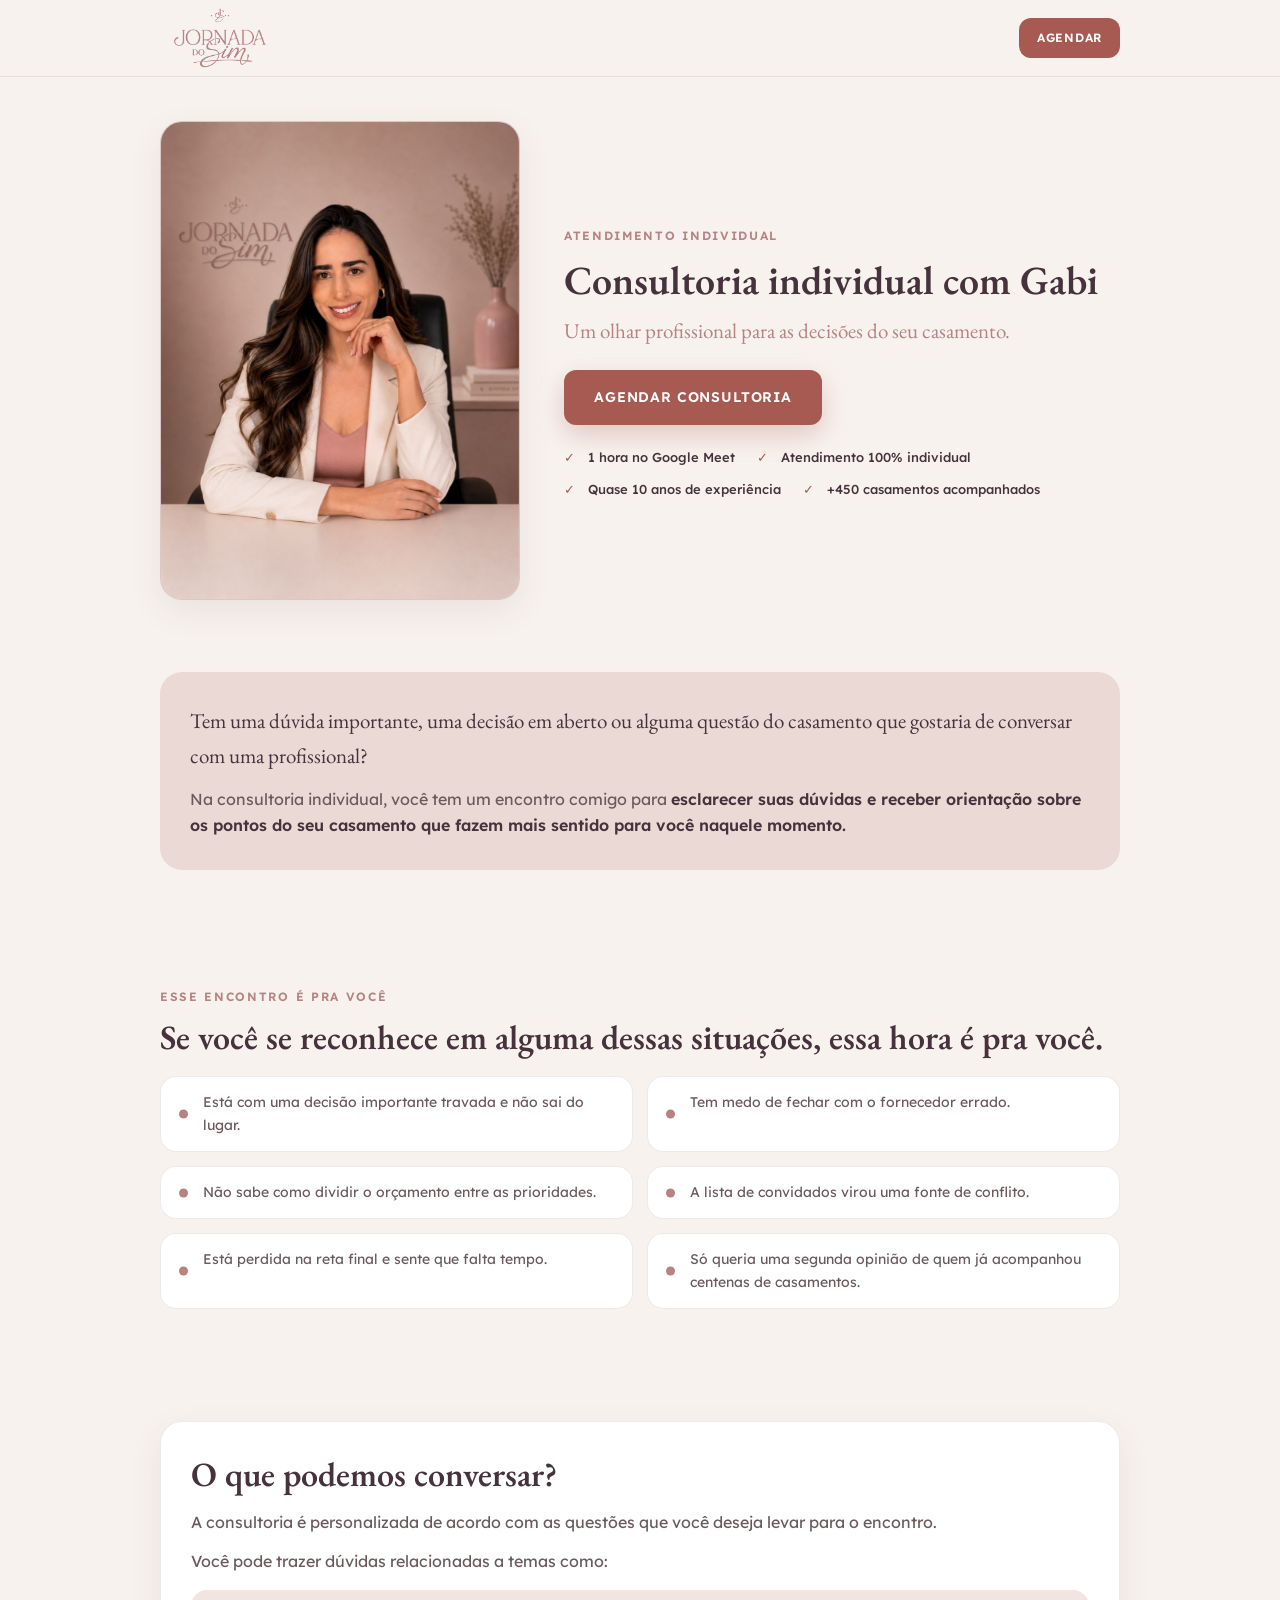
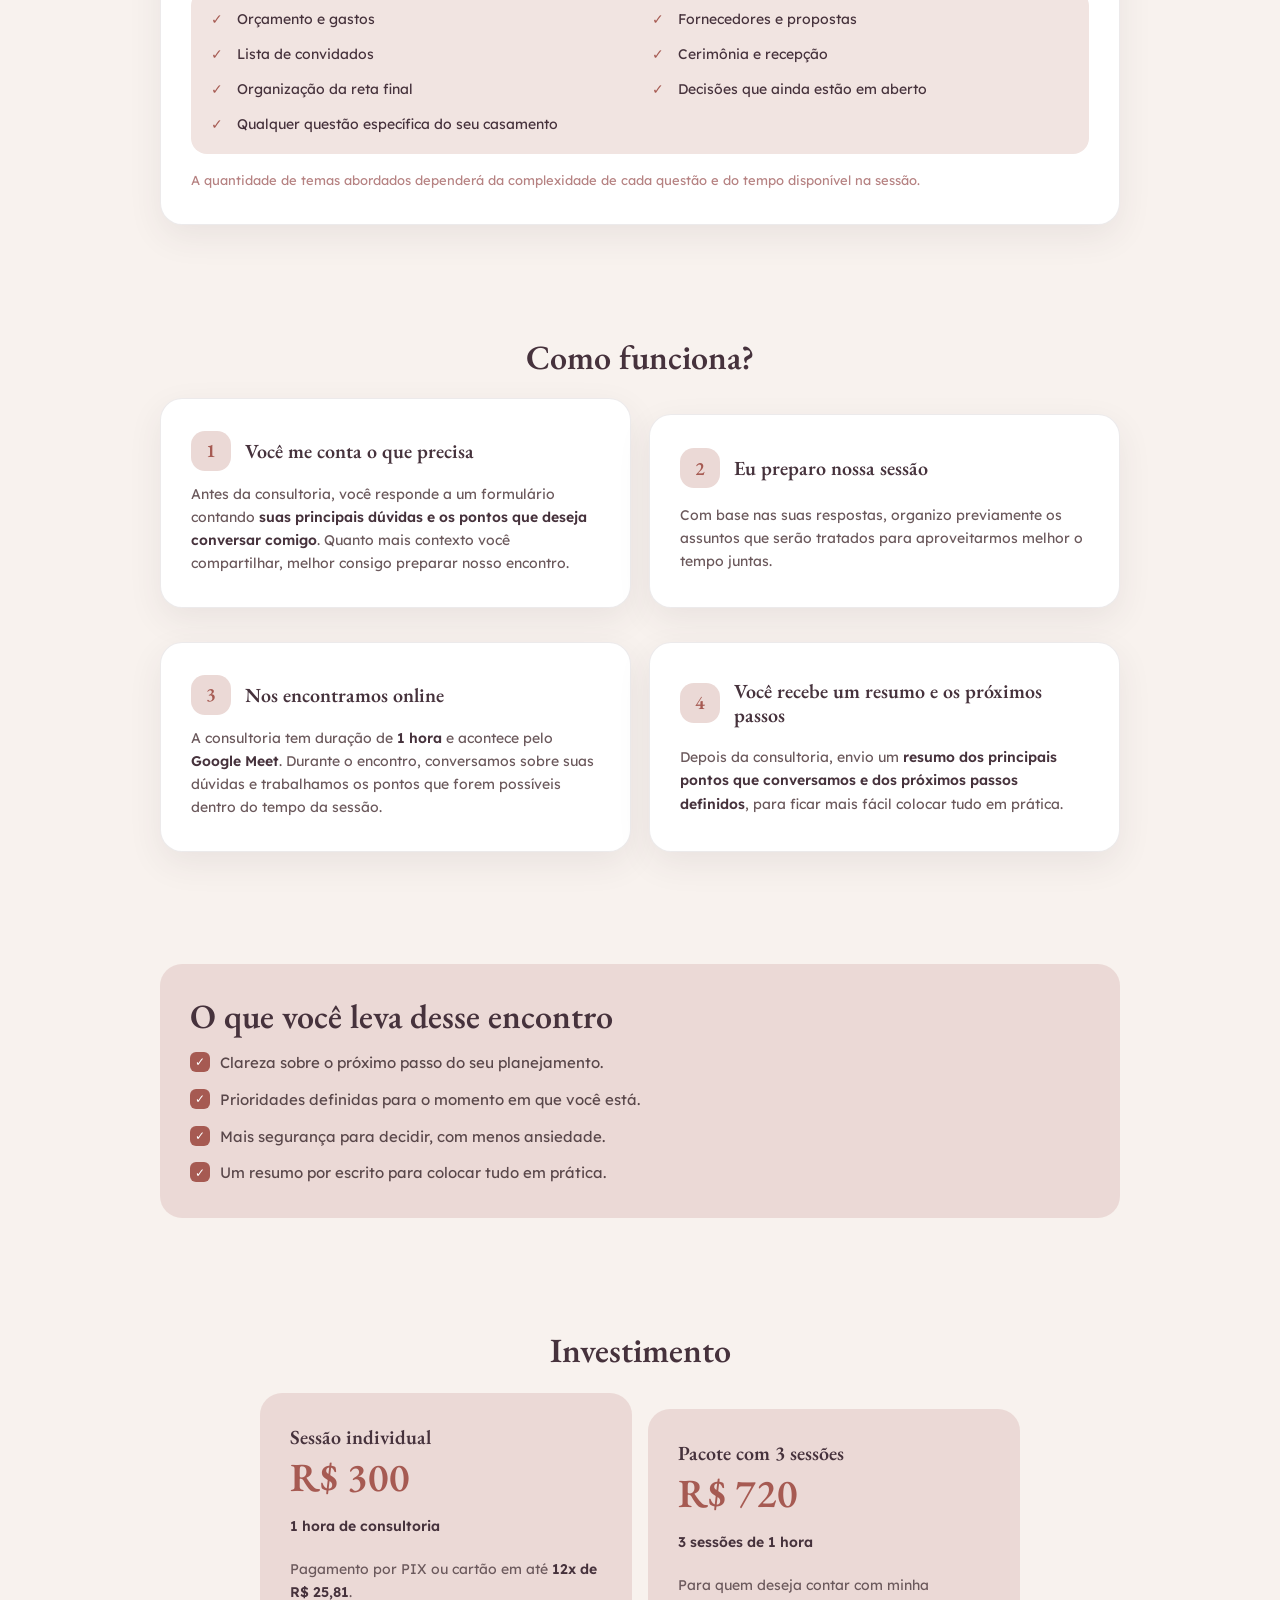
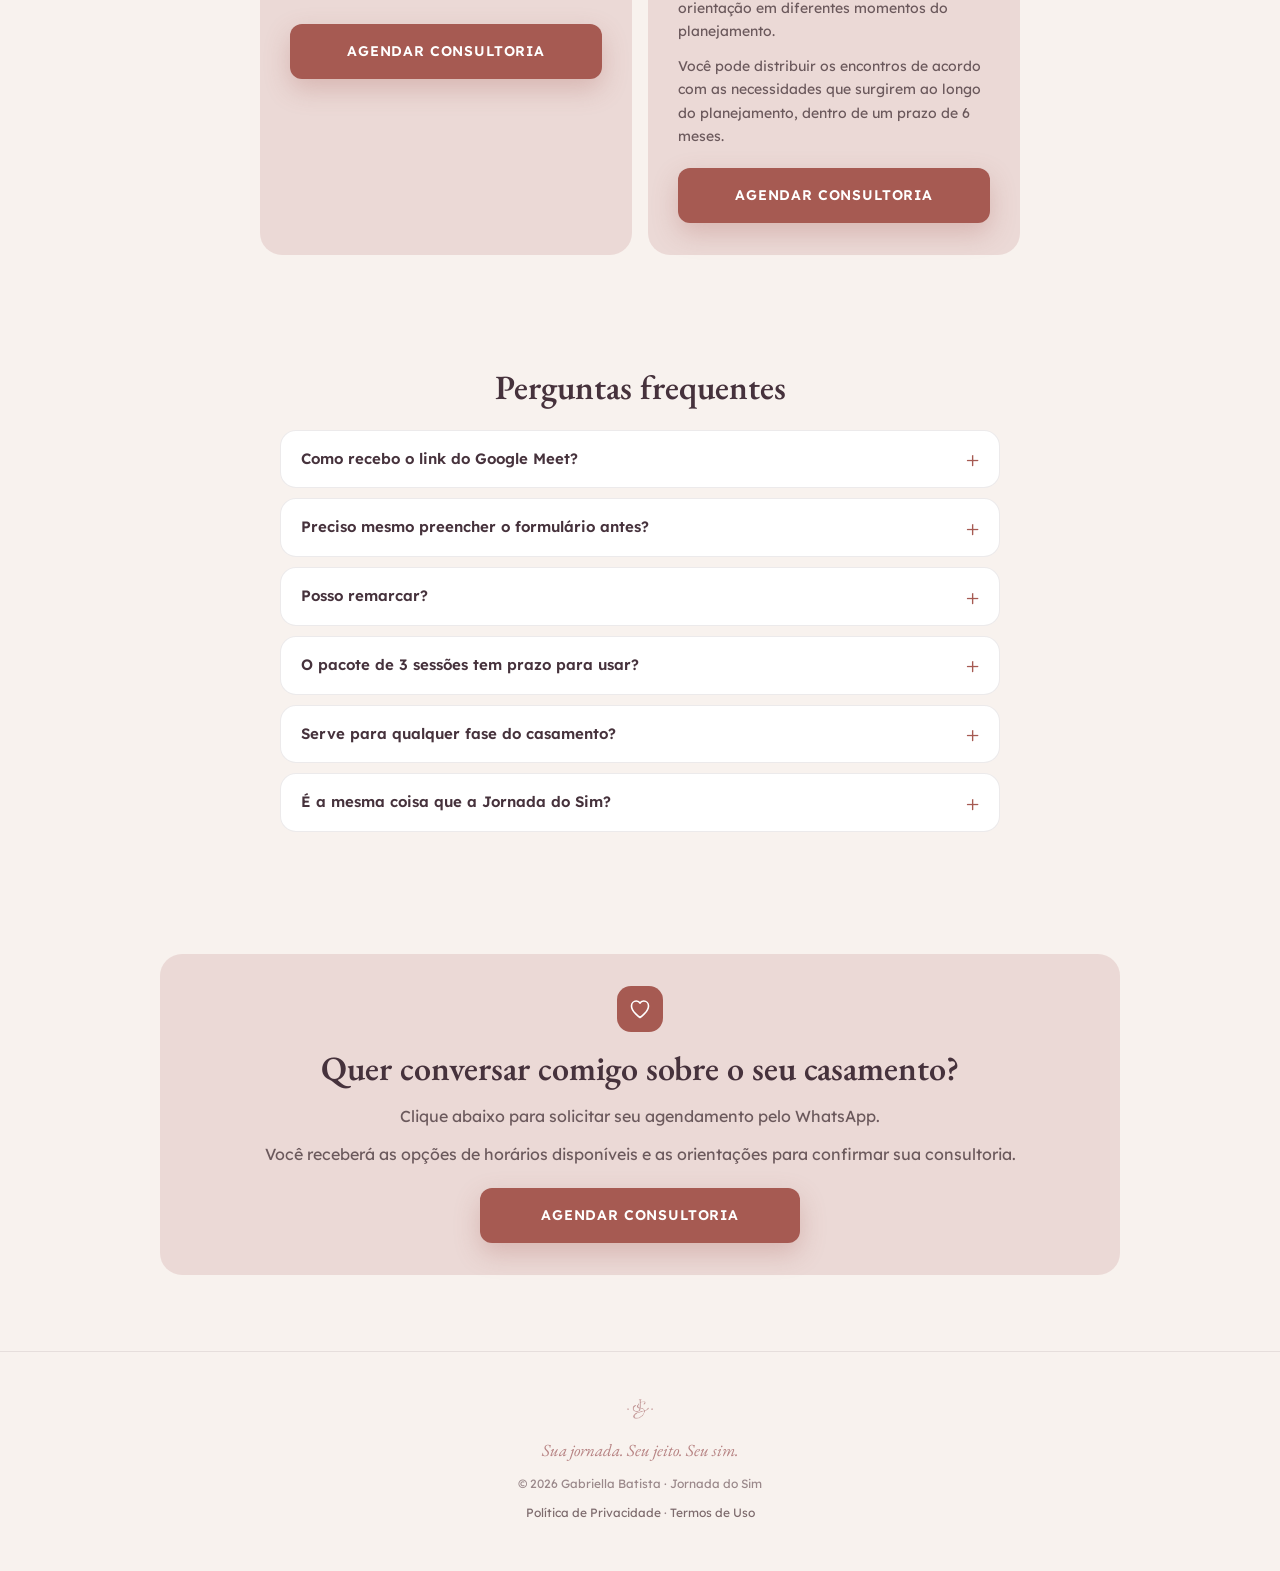
<file: assessoria.html>
<!DOCTYPE html>
<html lang="pt-BR">
<head>
<meta charset="UTF-8">
<meta name="viewport" content="width=device-width, initial-scale=1.0">
<title>Consultoria individual com Gabi — Jornada do Sim</title>
<meta name="description" content="Um encontro individual de 1 hora, pelo Google Meet, para esclarecer as suas dúvidas e receber orientação sobre as decisões do seu casamento. Com Gabriella Batista.">

<!-- Aparência do link quando compartilhado (WhatsApp, Instagram, etc.) -->
<meta property="og:title" content="Consultoria individual com Gabi">
<meta property="og:description" content="Um olhar profissional para as decisões do seu casamento.">
<meta property="og:image" content="assets/img/gabi-quem-sou-eu.jpg">
<meta property="og:type" content="website">

<link rel="icon" href="assets/img/monograma-rosa.png">

<!-- Fontes: EB Garamond nos títulos, Lexend no corpo -->
<link rel="preconnect" href="https://fonts.googleapis.com">
<link rel="preconnect" href="https://fonts.gstatic.com" crossorigin>
<link href="https://fonts.googleapis.com/css2?family=EB+Garamond:ital,wght@0,400;0,500;0,600;1,500&family=Lexend:wght@300;400;500;600;700&display=swap" rel="stylesheet">

<link rel="stylesheet" href="css/assessoria.css">
</head>
<body>

<!-- ======================= CABEÇALHO ======================= -->
<header class="site-header">
  <div class="container header-inner">
    <img src="assets/img/logo-rosa.png" alt="Jornada do Sim" class="header-logo">
    <a href="#" class="btn btn-cta btn-sm js-whatsapp">Agendar</a>
  </div>
</header>

<main>

  <!-- ======================= HERO ======================= -->
  <section class="hero">
    <div class="container hero-grid">
      <div class="hero-foto reveal">
        <img src="assets/img/gabi-quem-sou-eu.jpg" alt="Gabriella Batista">
      </div>
      <div class="hero-texto reveal">
        <span class="eyebrow">Atendimento individual</span>
        <h1>Consultoria individual com Gabi</h1>
        <p class="hero-sub">Um olhar profissional para as decisões do seu casamento.</p>
        <a href="#" class="btn btn-cta js-whatsapp">Agendar consultoria</a>
        <ul class="selos">
          <li>1 hora no Google Meet</li>
          <li>Atendimento 100% individual</li>
          <li>Quase 10 anos de experiência</li>
          <li>+450 casamentos acompanhados</li>
        </ul>
      </div>
    </div>
  </section>

  <!-- ======================= INTRO ======================= -->
  <section class="secao">
    <div class="container">
      <div class="card card-rose intro-card reveal">
        <p>Tem uma dúvida importante, uma decisão em aberto ou alguma questão do casamento que gostaria de conversar com uma profissional?</p>
        <p>Na consultoria individual, você tem um encontro comigo para <strong>esclarecer suas dúvidas e receber orientação sobre os pontos do seu casamento que fazem mais sentido para você naquele momento.</strong></p>
      </div>
    </div>
  </section>

  <!-- ======================= É PRA VOCÊ SE... ======================= -->
  <section class="secao">
    <div class="container">
      <span class="eyebrow">Esse encontro é pra você</span>
      <h2 class="secao-titulo">Se você se reconhece em alguma dessas situações, essa hora é pra você.</h2>
      <ul class="dor-list reveal">
        <li>Está com uma decisão importante travada e não sai do lugar.</li>
        <li>Tem medo de fechar com o fornecedor errado.</li>
        <li>Não sabe como dividir o orçamento entre as prioridades.</li>
        <li>A lista de convidados virou uma fonte de conflito.</li>
        <li>Está perdida na reta final e sente que falta tempo.</li>
        <li>Só queria uma segunda opinião de quem já acompanhou centenas de casamentos.</li>
      </ul>
    </div>
  </section>

  <!-- ======================= O QUE PODEMOS CONVERSAR ======================= -->
  <section class="secao">
    <div class="container">
      <div class="card card-white reveal">
        <h2 class="secao-titulo">O que podemos conversar?</h2>
        <p>A consultoria é personalizada de acordo com as questões que você deseja levar para o encontro.</p>
        <p>Você pode trazer dúvidas relacionadas a temas como:</p>
        <ul class="check-box">
          <li>Orçamento e gastos</li>
          <li>Fornecedores e propostas</li>
          <li>Lista de convidados</li>
          <li>Cerimônia e recepção</li>
          <li>Organização da reta final</li>
          <li>Decisões que ainda estão em aberto</li>
          <li>Qualquer questão específica do seu casamento</li>
        </ul>
        <p class="nota">A quantidade de temas abordados dependerá da complexidade de cada questão e do tempo disponível na sessão.</p>
      </div>
    </div>
  </section>

  <!-- ======================= COMO FUNCIONA ======================= -->
  <section class="secao">
    <div class="container">
      <h2 class="secao-titulo center">Como funciona?</h2>
      <ol class="passos reveal">
        <li class="card card-white passo">
          <span class="passo-num">1</span>
          <h3>Você me conta o que precisa</h3>
          <p>Antes da consultoria, você responde a um formulário contando <strong>suas principais dúvidas e os pontos que deseja conversar comigo</strong>. Quanto mais contexto você compartilhar, melhor consigo preparar nosso encontro.</p>
        </li>
        <li class="card card-white passo">
          <span class="passo-num">2</span>
          <h3>Eu preparo nossa sessão</h3>
          <p>Com base nas suas respostas, organizo previamente os assuntos que serão tratados para aproveitarmos melhor o tempo juntas.</p>
        </li>
        <li class="card card-white passo">
          <span class="passo-num">3</span>
          <h3>Nos encontramos online</h3>
          <p>A consultoria tem duração de <strong>1 hora</strong> e acontece pelo <strong>Google Meet</strong>. Durante o encontro, conversamos sobre suas dúvidas e trabalhamos os pontos que forem possíveis dentro do tempo da sessão.</p>
        </li>
        <li class="card card-white passo">
          <span class="passo-num">4</span>
          <h3>Você recebe um resumo e os próximos passos</h3>
          <p>Depois da consultoria, envio um <strong>resumo dos principais pontos que conversamos e dos próximos passos definidos</strong>, para ficar mais fácil colocar tudo em prática.</p>
        </li>
      </ol>
    </div>
  </section>

  <!-- ======================= O QUE VOCÊ LEVA ======================= -->
  <section class="secao">
    <div class="container">
      <div class="card card-rose reveal">
        <h2 class="secao-titulo">O que você leva desse encontro</h2>
        <ul class="check-list">
          <li>Clareza sobre o próximo passo do seu planejamento.</li>
          <li>Prioridades definidas para o momento em que você está.</li>
          <li>Mais segurança para decidir, com menos ansiedade.</li>
          <li>Um resumo por escrito para colocar tudo em prática.</li>
        </ul>
      </div>
    </div>
  </section>

  <!-- ======================= INVESTIMENTO ======================= -->
  <section class="secao" id="investimento">
    <div class="container">
      <h2 class="secao-titulo center">Investimento</h2>
      <div class="planos-grid reveal">

        <div class="card card-rose plano">
          <h3 class="plano-nome">Sessão individual</h3>
          <p class="plano-preco">R$&nbsp;300</p>
          <p class="plano-linha">1 hora de consultoria</p>
          <p>Pagamento por PIX ou cartão em até <strong>12x de R$&nbsp;25,81</strong>.</p>
          <a href="#" class="btn btn-cta btn-full js-whatsapp" data-plano="sessão individual">Agendar consultoria</a>
        </div>

        <div class="card card-rose plano">
          <h3 class="plano-nome">Pacote com 3 sessões</h3>
          <p class="plano-preco">R$&nbsp;720</p>
          <p class="plano-linha">3 sessões de 1 hora</p>
          <p>Para quem deseja contar com minha orientação em diferentes momentos do planejamento.</p>
          <p>Você pode distribuir os encontros de acordo com as necessidades que surgirem ao longo do planejamento, dentro de um prazo de 6 meses.</p>
          <a href="#" class="btn btn-cta btn-full js-whatsapp" data-plano="pacote com 3 sessões">Agendar consultoria</a>
        </div>

      </div>
    </div>
  </section>

  <!-- ======================= FAQ ======================= -->
  <section class="secao">
    <div class="container">
      <h2 class="secao-titulo center">Perguntas frequentes</h2>
      <div class="faq-list reveal">
        <details class="faq-item">
          <summary>Como recebo o link do Google Meet?</summary>
          <p>Depois de agendar e escolher o horário, eu envio o link do Meet pelo WhatsApp e por e-mail.</p>
        </details>
        <details class="faq-item">
          <summary>Preciso mesmo preencher o formulário antes?</summary>
          <p>Sim. É ele que me permite preparar o encontro sob medida para o seu caso — sem ele, a sessão rende bem menos.</p>
        </details>
        <details class="faq-item">
          <summary>Posso remarcar?</summary>
          <p>Pode, avisando com pelo menos 24 horas de antecedência pelo WhatsApp.</p>
        </details>
        <details class="faq-item">
          <summary>O pacote de 3 sessões tem prazo para usar?</summary>
          <p>Sim, as 3 sessões valem por 6 meses a partir da primeira.</p>
        </details>
        <details class="faq-item">
          <summary>Serve para qualquer fase do casamento?</summary>
          <p>Sim, desde o "acabei de noivar e não sei por onde começar" até a reta final, na semana do casamento.</p>
        </details>
        <details class="faq-item">
          <summary>É a mesma coisa que a Jornada do Sim?</summary>
          <p>Não. A Jornada do Sim é a plataforma que te guia no seu ritmo. Aqui é um atendimento individual e ao vivo comigo, olhando para o seu caso específico.</p>
        </details>
      </div>
    </div>
  </section>

  <!-- ======================= CHAMADA FINAL ======================= -->
  <section class="secao">
    <div class="container">
      <div class="card card-rose cta-final reveal">
        <span class="cta-icone" aria-hidden="true">
          <svg viewBox="0 0 24 24" fill="none" xmlns="http://www.w3.org/2000/svg">
            <path d="M12 20.5S3.5 14.7 3.5 8.9C3.5 6.2 5.6 4 8.3 4c1.8 0 3.1.9 3.7 2.2C12.6 4.9 13.9 4 15.7 4c2.7 0 4.8 2.2 4.8 4.9 0 5.8-8.5 11.6-8.5 11.6z" stroke="currentColor" stroke-width="1.6" stroke-linecap="round" stroke-linejoin="round"/>
          </svg>
        </span>
        <h2 class="secao-titulo">Quer conversar comigo sobre o seu casamento?</h2>
        <p>Clique abaixo para solicitar seu agendamento pelo WhatsApp.</p>
        <p>Você receberá as opções de horários disponíveis e as orientações para confirmar sua consultoria.</p>
        <a href="#" class="btn btn-cta btn-full js-whatsapp">Agendar consultoria</a>
      </div>
    </div>
  </section>

</main>

<!-- ======================= RODAPÉ ======================= -->
<footer class="site-footer">
  <div class="container footer-inner">
    <img src="assets/img/monograma-rosa.png" alt="Jornada do Sim" class="footer-logo">
    <p class="assinatura">Sua jornada. Seu jeito. Seu sim.</p>
    <p class="footer-mini">© 2026 Gabriella Batista · Jornada do Sim</p>
    <p class="footer-mini">
      <a href="privacidade.html">Política de Privacidade</a> ·
      <a href="termos.html">Termos de Uso</a>
    </p>
  </div>
</footer>

<script src="js/assessoria.js"></script>
</body>
</html>
</file>
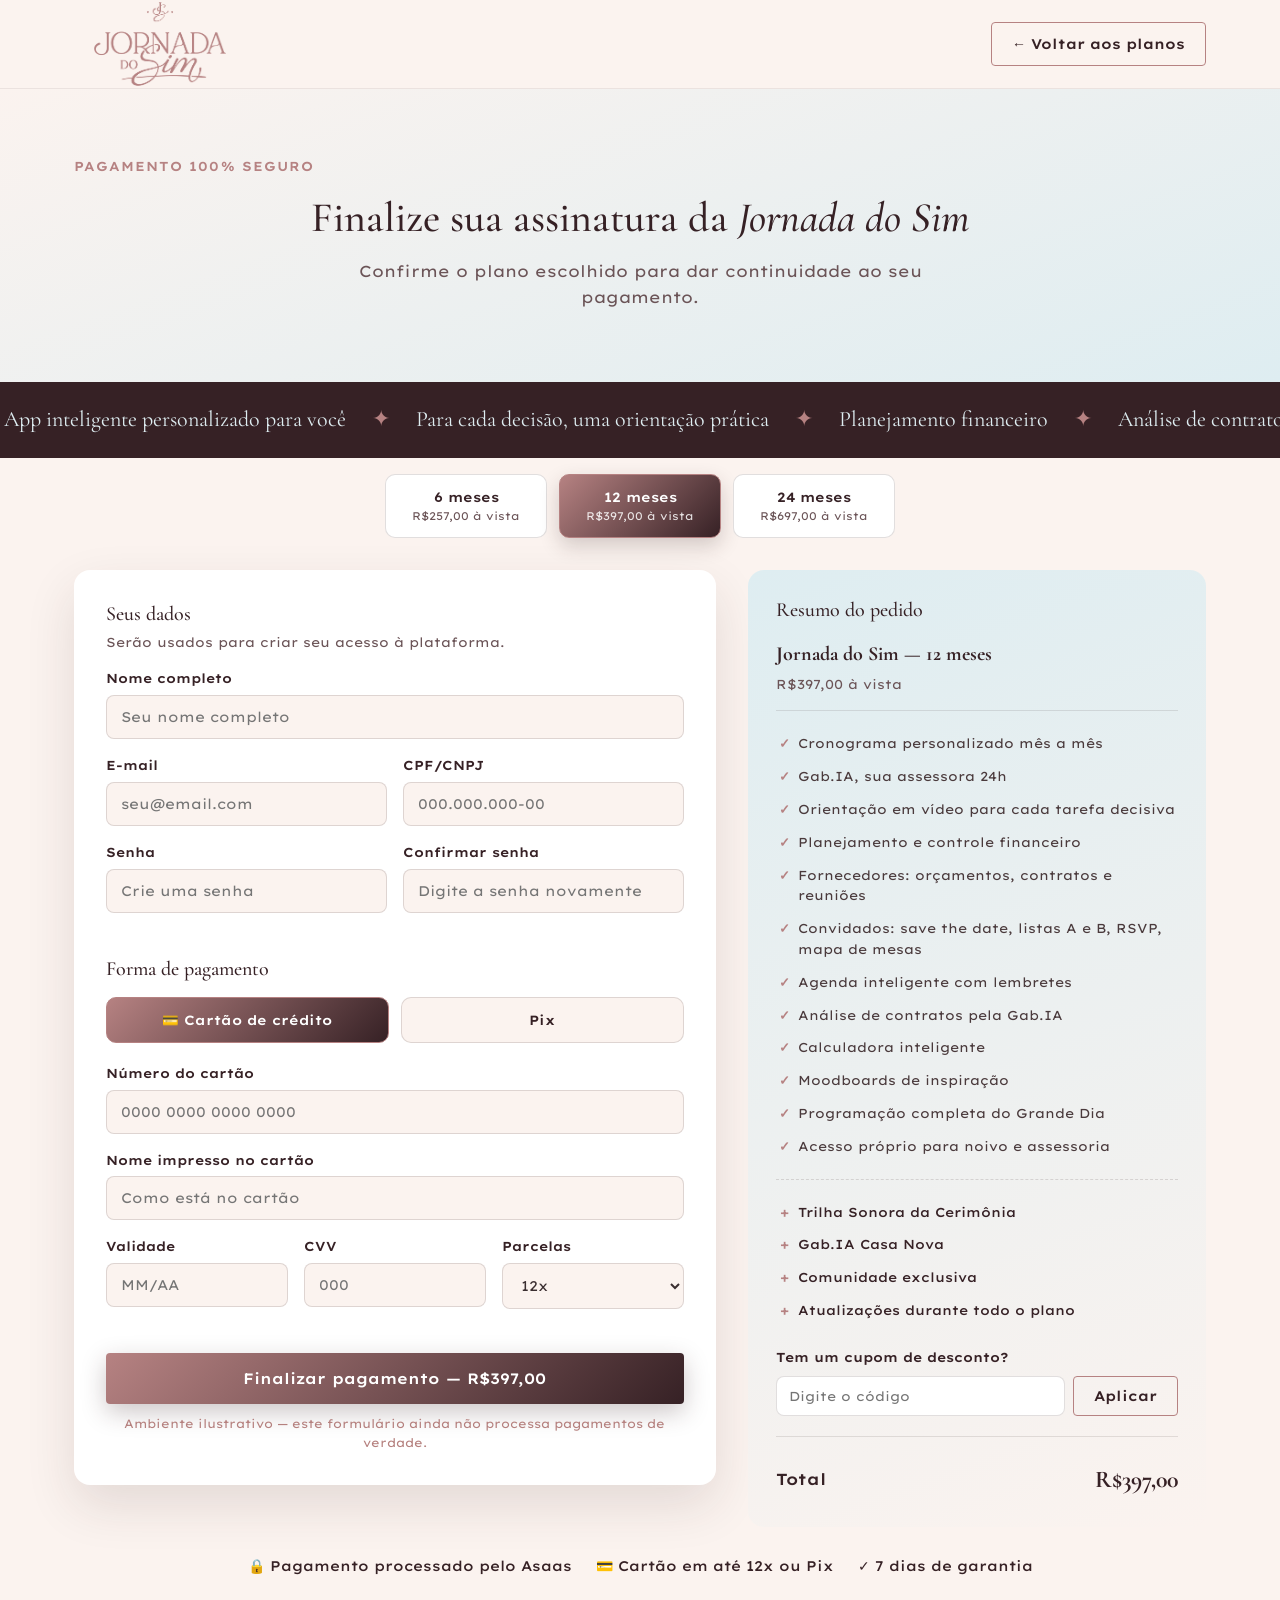
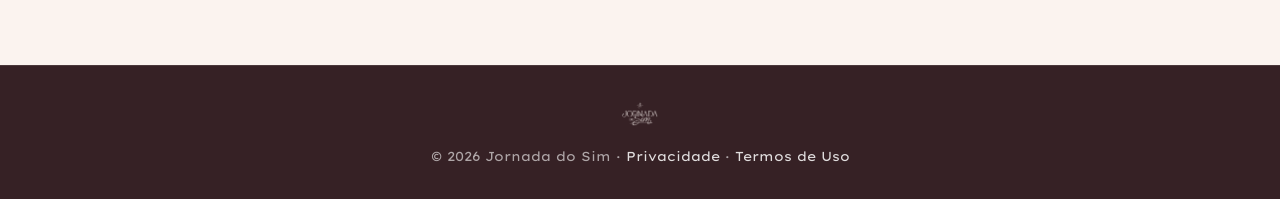
<file: checkout.html>
<!DOCTYPE html>
<html lang="pt-BR">
<head>
<meta charset="UTF-8">
<meta name="viewport" content="width=device-width, initial-scale=1.0">
<title>Finalizar pagamento — Jornada do Sim</title>
<meta name="description" content="Escolha seu plano e finalize o pagamento com segurança para começar sua Jornada do Sim.">
<meta name="robots" content="noindex">
<link rel="icon" href="assets/img/monograma-rosa.png">
<link rel="preconnect" href="https://fonts.googleapis.com">
<link rel="preconnect" href="https://fonts.gstatic.com" crossorigin>
<link href="https://fonts.googleapis.com/css2?family=Cormorant+Garamond:ital,wght@0,400;0,500;0,600;1,500&family=Lexend+Exa:wght@300;400;500;600;700&display=swap" rel="stylesheet">
<link rel="stylesheet" href="css/styles.css">
</head>
<body>
<!--
  NOTA PARA O DESENVOLVEDOR (sistema Jornada do Sim):
  Esta página é uma REFERÊNCIA VISUAL do formulário de checkout — o HTML/CSS
  pode ser reaproveitado como base, mas NADA aqui está funcional. Não há
  envio de formulário, tokenização de cartão nem chamada à API do Asaas.
  Falta implementar: validações, tokenização segura do cartão (via SDK do
  Asaas, nunca em texto puro), criação da cobrança pela API, geração do
  QR Code do Pix, validação de cupom, e liberação de acesso após confirmação
  do pagamento (webhook do Asaas).

  DECISÃO A CONFIRMAR: incluímos campos de senha no formulário, assumindo
  que a conta é criada na hora do checkout (a noiva já escolhe a senha ali).
  Se o fluxo real do sistema for liberar acesso por e-mail depois do
  pagamento, esses campos de senha devem ser removidos.
-->

<!-- CABEÇALHO -->
<header class="site-header">
  <div class="container header-inner">
    <a href="index.html"><img src="assets/img/logo-rosa.png" alt="Jornada do Sim" class="header-logo"></a>
    <a href="index.html#planos" class="btn btn-small btn-outline">← Voltar aos planos</a>
  </div>
</header>

<main>

  <!-- CABEÇALHO DO CHECKOUT -->
  <section class="checkout-hero">
    <div class="container checkout-hero-inner">
      <span class="eyebrow center">Pagamento 100% seguro</span>
      <h1 class="section-title center">Finalize sua assinatura da <em>Jornada do Sim</em></h1>
      <p class="section-sub center">Confirme o plano escolhido para dar continuidade ao seu pagamento.</p>
    </div>
  </section>

  <!-- FAIXA BENEFÍCIOS - EM MOVIMENTO -->
  <section class="benefits-marquee" aria-label="Benefícios">
    <div class="marquee">
      <div class="marquee-track">
        <span>App inteligente personalizado para você</span><span class="marquee-sep">✦</span>
        <span>Para cada decisão, uma orientação prática</span><span class="marquee-sep">✦</span>
        <span>Planejamento financeiro</span><span class="marquee-sep">✦</span>
        <span>Análise de contratos</span><span class="marquee-sep">✦</span>
        <span>Assessora Gab.IA 24h disponível</span><span class="marquee-sep">✦</span>
        <span>Lembretes de tarefas e pagamentos</span><span class="marquee-sep">✦</span>
        <span>Tudo organizado em um só lugar</span><span class="marquee-sep">✦</span>
        <span>Prático e fácil de usar</span><span class="marquee-sep">✦</span>
        <span>Acesse de qualquer dispositivo</span><span class="marquee-sep">✦</span>
        <span>Seu casamento na palma da sua mão</span><span class="marquee-sep">✦</span>
        <span>Coerência e harmonia nas suas escolhas</span><span class="marquee-sep">✦</span>
      </div>
      <div class="marquee-track" aria-hidden="true">
        <span>App inteligente personalizado para você</span><span class="marquee-sep">✦</span>
        <span>Para cada decisão, uma orientação prática</span><span class="marquee-sep">✦</span>
        <span>Planejamento financeiro</span><span class="marquee-sep">✦</span>
        <span>Análise de contratos</span><span class="marquee-sep">✦</span>
        <span>Assessora Gab.IA 24h disponível</span><span class="marquee-sep">✦</span>
        <span>Lembretes de tarefas e pagamentos</span><span class="marquee-sep">✦</span>
        <span>Tudo organizado em um só lugar</span><span class="marquee-sep">✦</span>
        <span>Prático e fácil de usar</span><span class="marquee-sep">✦</span>
        <span>Acesse de qualquer dispositivo</span><span class="marquee-sep">✦</span>
        <span>Seu casamento na palma da sua mão</span><span class="marquee-sep">✦</span>
        <span>Coerência e harmonia nas suas escolhas</span><span class="marquee-sep">✦</span>
      </div>
    </div>
  </section>

  <!-- SELEÇÃO DE PLANO -->
  <section class="checkout-section">
    <div class="container">

      <div class="plan-tabs" role="tablist" aria-label="Escolha o plano">
        <button type="button" class="plan-tab" data-plan="6" data-name="6 meses" data-price="257,00" role="tab">6 meses<br><small>R$257,00 à vista</small></button>
        <button type="button" class="plan-tab" data-plan="12" data-name="12 meses" data-price="397,00" role="tab">12 meses<br><small>R$397,00 à vista</small></button>
        <button type="button" class="plan-tab" data-plan="24" data-name="24 meses" data-price="697,00" role="tab">24 meses<br><small>R$697,00 à vista</small></button>
      </div>

      <div class="checkout-layout">

        <form class="checkout-form" novalidate>
          <div class="form-section">
            <h2 class="form-section-title">Seus dados</h2>
            <p class="form-section-subtitle">Serão usados para criar seu acesso à plataforma.</p>
            <div class="form-group">
              <label for="nome">Nome completo</label>
              <input type="text" id="nome" name="nome" placeholder="Seu nome completo" autocomplete="off">
            </div>
            <div class="form-row">
              <div class="form-group">
                <label for="email">E-mail</label>
                <input type="email" id="email" name="email" placeholder="seu@email.com" autocomplete="off">
              </div>
              <div class="form-group">
                <label for="cpf">CPF/CNPJ</label>
                <input type="text" id="cpf" name="cpf" placeholder="000.000.000-00" autocomplete="off">
              </div>
            </div>
            <div class="form-row">
              <div class="form-group">
                <label for="senha">Senha</label>
                <input type="password" id="senha" name="senha" placeholder="Crie uma senha" autocomplete="new-password">
              </div>
              <div class="form-group">
                <label for="confirmar-senha">Confirmar senha</label>
                <input type="password" id="confirmar-senha" name="confirmar-senha" placeholder="Digite a senha novamente" autocomplete="new-password">
              </div>
            </div>
          </div>

          <div class="form-section">
            <h2 class="form-section-title">Forma de pagamento</h2>
            <div class="payment-toggle" role="tablist" aria-label="Forma de pagamento">
              <button type="button" class="payment-option is-active" data-method="cartao">💳 Cartão de crédito</button>
              <button type="button" class="payment-option" data-method="pix">Pix</button>
            </div>

            <div id="payment-cartao" class="payment-fields">
              <div class="form-group">
                <label for="numero-cartao">Número do cartão</label>
                <input type="text" id="numero-cartao" placeholder="0000 0000 0000 0000" autocomplete="off">
              </div>
              <div class="form-group">
                <label for="nome-cartao">Nome impresso no cartão</label>
                <input type="text" id="nome-cartao" placeholder="Como está no cartão" autocomplete="off">
              </div>
              <div class="form-row">
                <div class="form-group">
                  <label for="validade">Validade</label>
                  <input type="text" id="validade" placeholder="MM/AA" autocomplete="off">
                </div>
                <div class="form-group">
                  <label for="cvv">CVV</label>
                  <input type="text" id="cvv" placeholder="000" autocomplete="off">
                </div>
                <div class="form-group">
                  <label for="parcelas">Parcelas</label>
                  <select id="parcelas">
                    <option>1x sem juros</option>
                    <option selected>12x</option>
                  </select>
                </div>
              </div>
            </div>

            <div id="payment-pix" class="payment-fields" hidden>
              <p class="pix-note">Depois de clicar em "Finalizar pagamento", você recebe um QR Code para pagar pelo app do seu banco.</p>
            </div>
          </div>

          <button type="button" class="btn btn-primary btn-full checkout-submit" id="checkout-submit">Finalizar pagamento — <span id="submit-price">R$397,00</span></button>
          <p class="checkout-form-note">Ambiente ilustrativo — este formulário ainda não processa pagamentos de verdade.</p>
        </form>

        <aside class="order-summary">
          <h2 class="form-section-title">Resumo do pedido</h2>
          <div class="order-summary-plan">
            <strong id="summary-plan-name">Jornada do Sim — 12 meses</strong>
            <span id="summary-plan-price">R$397,00 à vista</span>
          </div>
          <ul class="order-summary-list">
            <li>Cronograma personalizado mês a mês</li>
            <li>Gab.IA, sua assessora 24h</li>
            <li>Orientação em vídeo para cada tarefa decisiva</li>
            <li>Planejamento e controle financeiro</li>
            <li>Fornecedores: orçamentos, contratos e reuniões</li>
            <li>Convidados: save the date, listas A e B, RSVP, mapa de mesas</li>
            <li>Agenda inteligente com lembretes</li>
            <li>Análise de contratos pela Gab.IA</li>
            <li>Calculadora inteligente</li>
            <li>Moodboards de inspiração</li>
            <li>Programação completa do Grande Dia</li>
            <li>Acesso próprio para noivo e assessoria</li>
          </ul>
          <ul class="order-summary-bonus">
            <li>Trilha Sonora da Cerimônia</li>
            <li>Gab.IA Casa Nova</li>
            <li>Comunidade exclusiva</li>
            <li>Atualizações durante todo o plano</li>
          </ul>
          <div class="order-summary-coupon">
            <label for="cupom">Tem um cupom de desconto?</label>
            <div class="order-summary-coupon-row">
              <input type="text" id="cupom" placeholder="Digite o código">
              <button type="button" class="btn btn-small btn-outline">Aplicar</button>
            </div>
          </div>
          <div class="order-summary-total">
            <span>Total</span>
            <strong id="summary-total">R$397,00</strong>
          </div>
        </aside>

      </div>

      <ul class="checkout-trust">
        <li>🔒 Pagamento processado pelo Asaas</li>
        <li>💳 Cartão em até 12x ou Pix</li>
        <li>✓ 7 dias de garantia</li>
      </ul>

    </div>
  </section>

</main>

<footer class="site-footer">
  <div class="container footer-inner">
    <img src="assets/img/logo-branco.png" alt="Jornada do Sim" class="footer-logo">
    <p>© 2026 Jornada do Sim · <a href="privacidade.html">Privacidade</a> · <a href="termos.html">Termos de Uso</a></p>
  </div>
</footer>

<script src="js/checkout.js"></script>
</body>
</html>
</file>
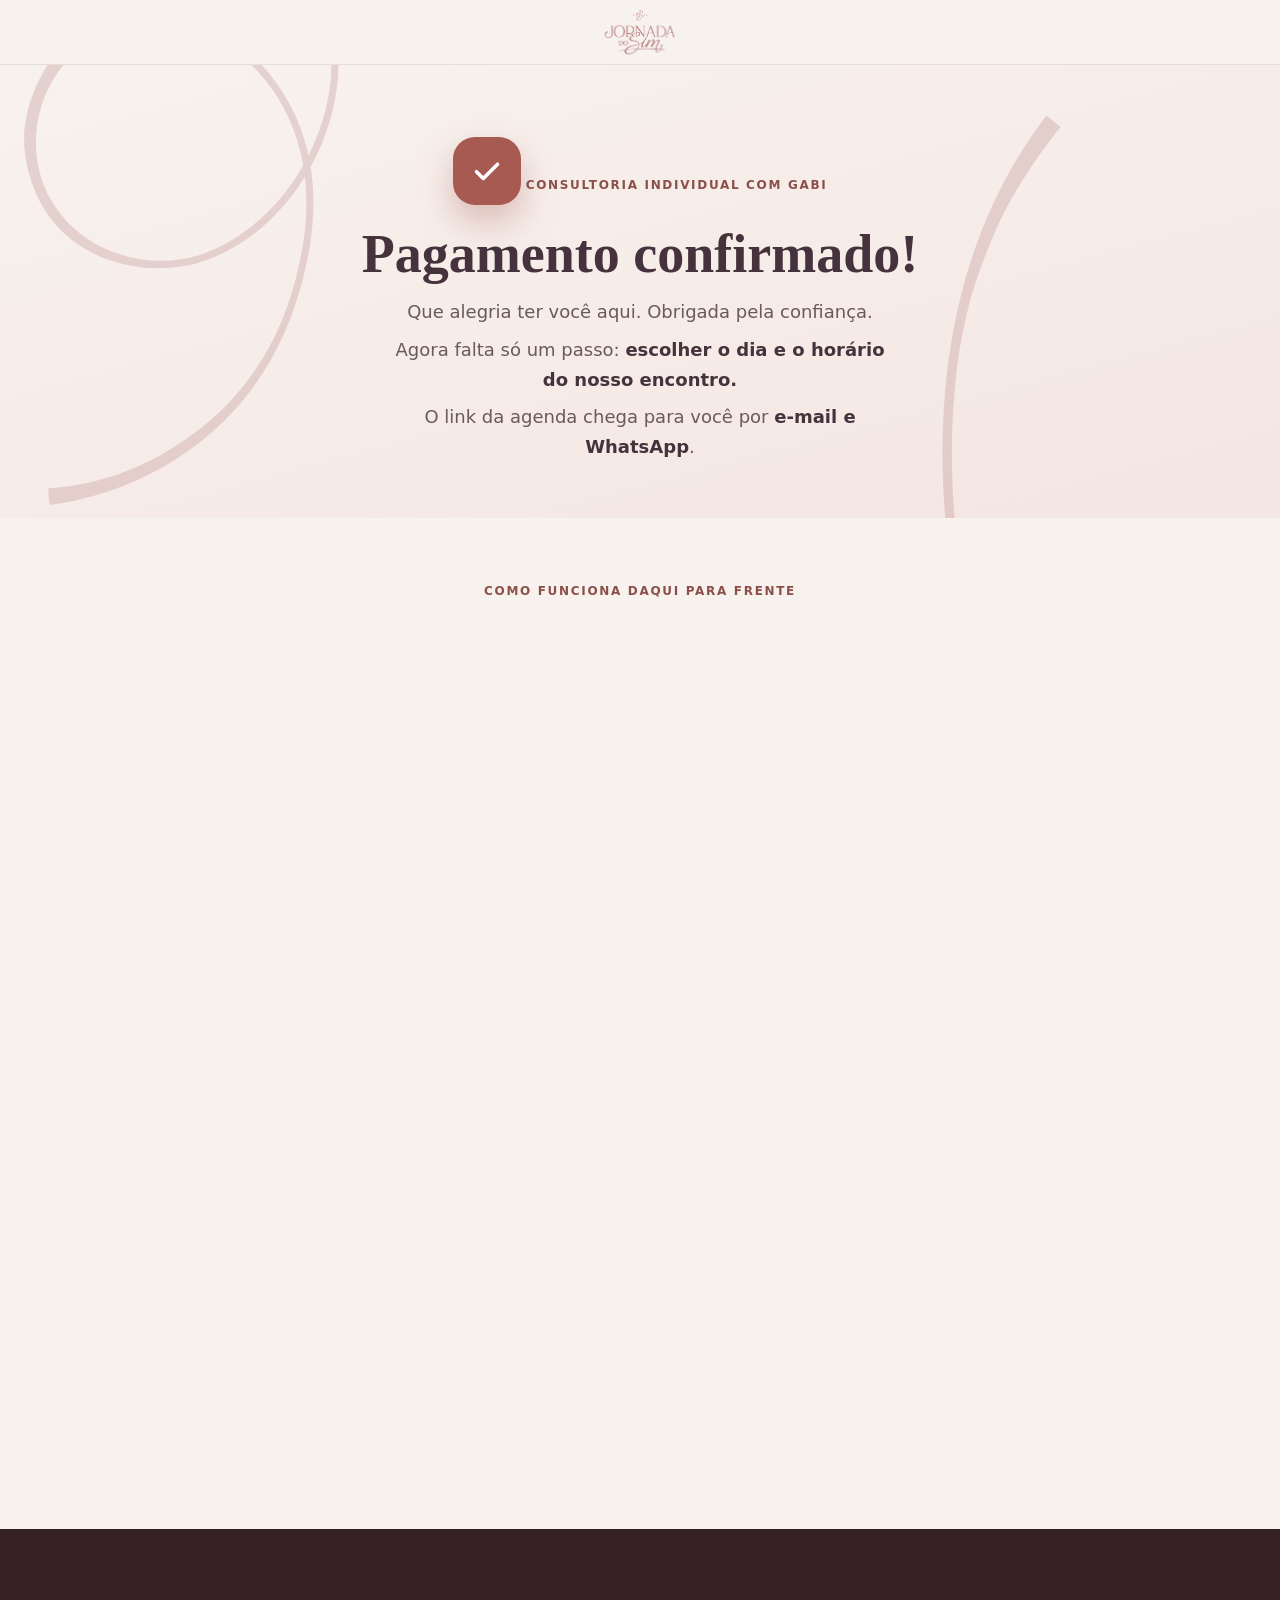
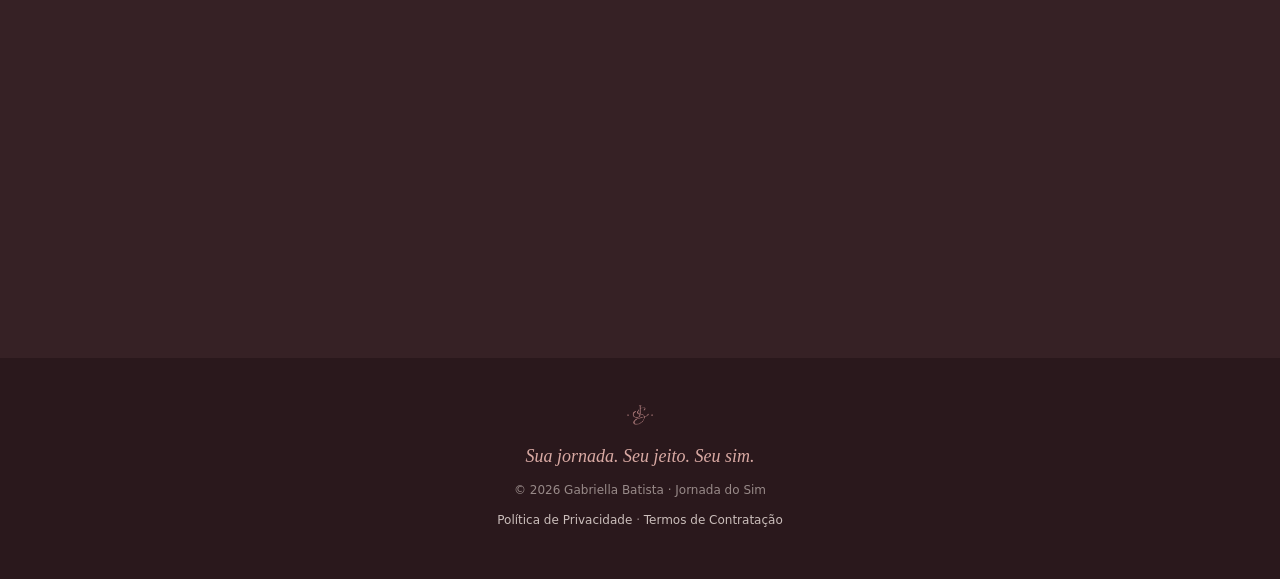
<file: consultoria-agendar.html>
<!DOCTYPE html>
<html lang="pt-BR">
<head>
<meta charset="UTF-8">
<!-- Proteção extra: a página só carrega scripts, estilos e fontes de origens conhecidas
     e não permite nenhum quadro embutido. Bloqueia qualquer outro conteúdo injetado.
     A agenda NÃO fica nesta página: o link é enviado só a quem pagou. -->
<meta http-equiv="Content-Security-Policy" content="default-src 'self'; script-src 'self'; style-src 'self' https://fonts.googleapis.com; font-src https://fonts.gstatic.com; img-src 'self' data:; frame-src 'none'; connect-src 'self'; base-uri 'self'; form-action 'self'; object-src 'none'">
<meta name="referrer" content="strict-origin-when-cross-origin">
<meta name="viewport" content="width=device-width, initial-scale=1.0, viewport-fit=cover">
<title>Pagamento confirmado — Consultoria individual com Gabi</title>
<meta name="description" content="Escolha o dia e o horário da sua consultoria individual com a Gabi.">
<meta name="robots" content="noindex, nofollow">
<meta name="theme-color" content="#F8F2EE">

<link rel="icon" href="assets/img/monograma-rosa.png">

<link rel="preconnect" href="https://fonts.googleapis.com">
<link rel="preconnect" href="https://fonts.gstatic.com" crossorigin>
<link href="https://fonts.googleapis.com/css2?family=EB+Garamond:ital,wght@0,400;0,500;0,600;1,400;1,500;1,600&family=Lexend:wght@300;400;500;600;700&display=swap" rel="stylesheet">

<link rel="stylesheet" href="css/consultoria-v2.css">
<link rel="stylesheet" href="css/consultoria-agendar.css">
</head>
<body>

<!-- ======================= CABEÇALHO ======================= -->
<header class="site-header">
  <div class="container header-inner header-inner-center">
    <img src="assets/img/logo-rosa.png" alt="Jornada do Sim" class="header-logo">
  </div>
</header>

<main>

  <!-- ======================= CONFIRMAÇÃO ======================= -->
  <section class="ok-hero">
    <img src="assets/img/faixa-2-rosa.svg" alt="" class="hero-faixa hero-faixa-1" aria-hidden="true">
    <img src="assets/img/faixa-1-rosa.svg" alt="" class="hero-faixa hero-faixa-2" aria-hidden="true">
    <div class="container ok-inner">
      <span class="ok-badge" aria-hidden="true">
        <svg viewBox="0 0 24 24" fill="none" xmlns="http://www.w3.org/2000/svg">
          <path d="M5 12.5l4.5 4.5L19 7.5" pathLength="30" stroke="currentColor" stroke-width="2.4" stroke-linecap="round" stroke-linejoin="round"/>
        </svg>
      </span>
      <span class="eyebrow">Consultoria individual com Gabi</span>
      <h1>Pagamento confirmado!</h1>
      <p class="ok-sub">Que alegria ter você aqui. Obrigada pela confiança.</p>
      <p class="ok-sub">Agora falta só um passo: <strong>escolher o dia e o horário do nosso encontro.</strong></p>
      <p class="ok-sub">O link da agenda chega para você por <strong>e-mail e WhatsApp</strong>.</p>
    </div>
  </section>

  <!-- ======================= COMO FUNCIONA DAQUI PRA FRENTE ======================= -->
  <section class="secao ok-passos">
    <div class="container">
      <span class="eyebrow center">Como funciona daqui para frente</span>
      <ol class="passos3 stagger">
        <li class="passo3">
          <span class="n">1</span>
          <h3>Receba o link da agenda</h3>
          <p>Assim que o pagamento é confirmado, enviamos o link para o e-mail e o WhatsApp que você informou. O link é pessoal: não o compartilhe.</p>
        </li>
        <li class="passo3">
          <span class="n">2</span>
          <h3>Escolha o dia e conte suas dúvidas</h3>
          <p>Você escolhe o melhor dia e horário e responde a algumas perguntas rápidas. É com elas que eu preparo nosso encontro: quanto mais contexto você compartilhar, melhor.</p>
        </li>
        <li class="passo3">
          <span class="n">3</span>
          <h3>Receba a confirmação</h3>
          <p>Você recebe por e-mail o link do Google Meet, e eu leio suas respostas com calma antes da nossa conversa.</p>
        </li>
      </ol>

      <div class="ok-notas reveal">
        <p class="nota-card"><strong>Prazo de envio do link:</strong> em até 2 horas, em horário comercial.</p>
        <p class="nota-card">Os horários disponíveis começam daqui a alguns dias úteis. Isso me dá tempo de ler com calma tudo o que você contou.</p>
        <p class="nota-card">Se você adquiriu o <strong>pacote de 3 sessões</strong>, agende a primeira assim que receber o link. As próximas combinamos ao final do nosso primeiro encontro.</p>
      </div>

      <div class="seguranca reveal">
        <h3 class="seguranca-titulo">Seu pagamento e seus dados estão seguros</h3>
        <ul class="seguranca-lista">
          <li>
            <span class="seg-icone" aria-hidden="true"><svg viewBox="0 0 24 24" fill="none"><rect x="5" y="10.5" width="14" height="9.5" rx="2.2" stroke="currentColor" stroke-width="1.7"/><path d="M8.5 10.5V8a3.5 3.5 0 0 1 7 0v2.5" stroke="currentColor" stroke-width="1.7" stroke-linecap="round"/></svg></span>
            <span><strong>Pagamento seguro.</strong> Foi processado pelo Asaas e aparece em nome de <strong>Ana Gabriella Batista Malta (CNPJ 51.809.387/0001-62)</strong>, titular da Jornada do Sim. O comprovante chegou ao seu e-mail: guarde-o.</span>
          </li>
          <li>
            <span class="seg-icone" aria-hidden="true"><svg viewBox="0 0 24 24" fill="none"><path d="M12 3.5l7 2.8v5.4c0 4.2-2.9 7.3-7 8.8-4.1-1.5-7-4.6-7-8.8V6.3l7-2.8z" stroke="currentColor" stroke-width="1.7" stroke-linejoin="round"/><path d="M9 12l2.2 2.2L15.2 10" stroke="currentColor" stroke-width="1.7" stroke-linecap="round" stroke-linejoin="round"/></svg></span>
            <span><strong>Seus dados, só comigo.</strong> O que você responder no formulário é usado apenas para preparar a nossa consultoria. <a href="consultoria-privacidade.html">Política de Privacidade</a></span>
          </li>
          <li>
            <span class="seg-icone" aria-hidden="true"><svg viewBox="0 0 24 24" fill="none"><path d="M12 4.5l8.2 14.2a.5.5 0 0 1-.44.75H4.24a.5.5 0 0 1-.44-.75L12 4.5z" stroke="currentColor" stroke-width="1.7" stroke-linejoin="round"/><path d="M12 10v4.2M12 16.8v.1" stroke="currentColor" stroke-width="1.9" stroke-linecap="round"/></svg></span>
            <span><strong>Atenção a golpes.</strong> Eu nunca peço senha, código ou dados de cartão por WhatsApp. Se alguém pedir em meu nome, desconfie e me avise.</span>
          </li>
        </ul>
      </div>
    </div>
  </section>

  <!-- ======================= NÃO RECEBEU O LINK? ======================= -->
  <section class="secao dark ok-ajuda">
    <div class="container ok-ajuda-inner reveal">
      <h2 class="secao-titulo">Não recebeu o link?</h2>
      <p>Confira a caixa de entrada, o spam e a aba Promoções do e-mail que você usou no pagamento.</p>
      <p>Se já passou do prazo e o link não chegou, fale comigo pelo WhatsApp que eu resolvo para você.</p>
      <a href="#" class="btn btn-light btn-large js-whatsapp">Falar com a Gabi</a>
    </div>
  </section>

</main>

<!-- ======================= RODAPÉ ======================= -->
<footer class="site-footer ok-footer">
  <div class="container footer-inner">
    <img src="assets/img/monograma-rosa.png" alt="Jornada do Sim" class="footer-logo">
    <p class="assinatura">Sua jornada. Seu jeito. Seu sim.</p>
    <p class="footer-mini">© 2026 Gabriella Batista · Jornada do Sim</p>
    <p class="footer-mini">
      <a href="consultoria-privacidade.html">Política de Privacidade</a> ·
      <a href="consultoria-termos.html">Termos de Contratação</a>
    </p>
  </div>
</footer>

<script src="js/consultoria-agendar.js"></script>
</body>
</html>
</file>
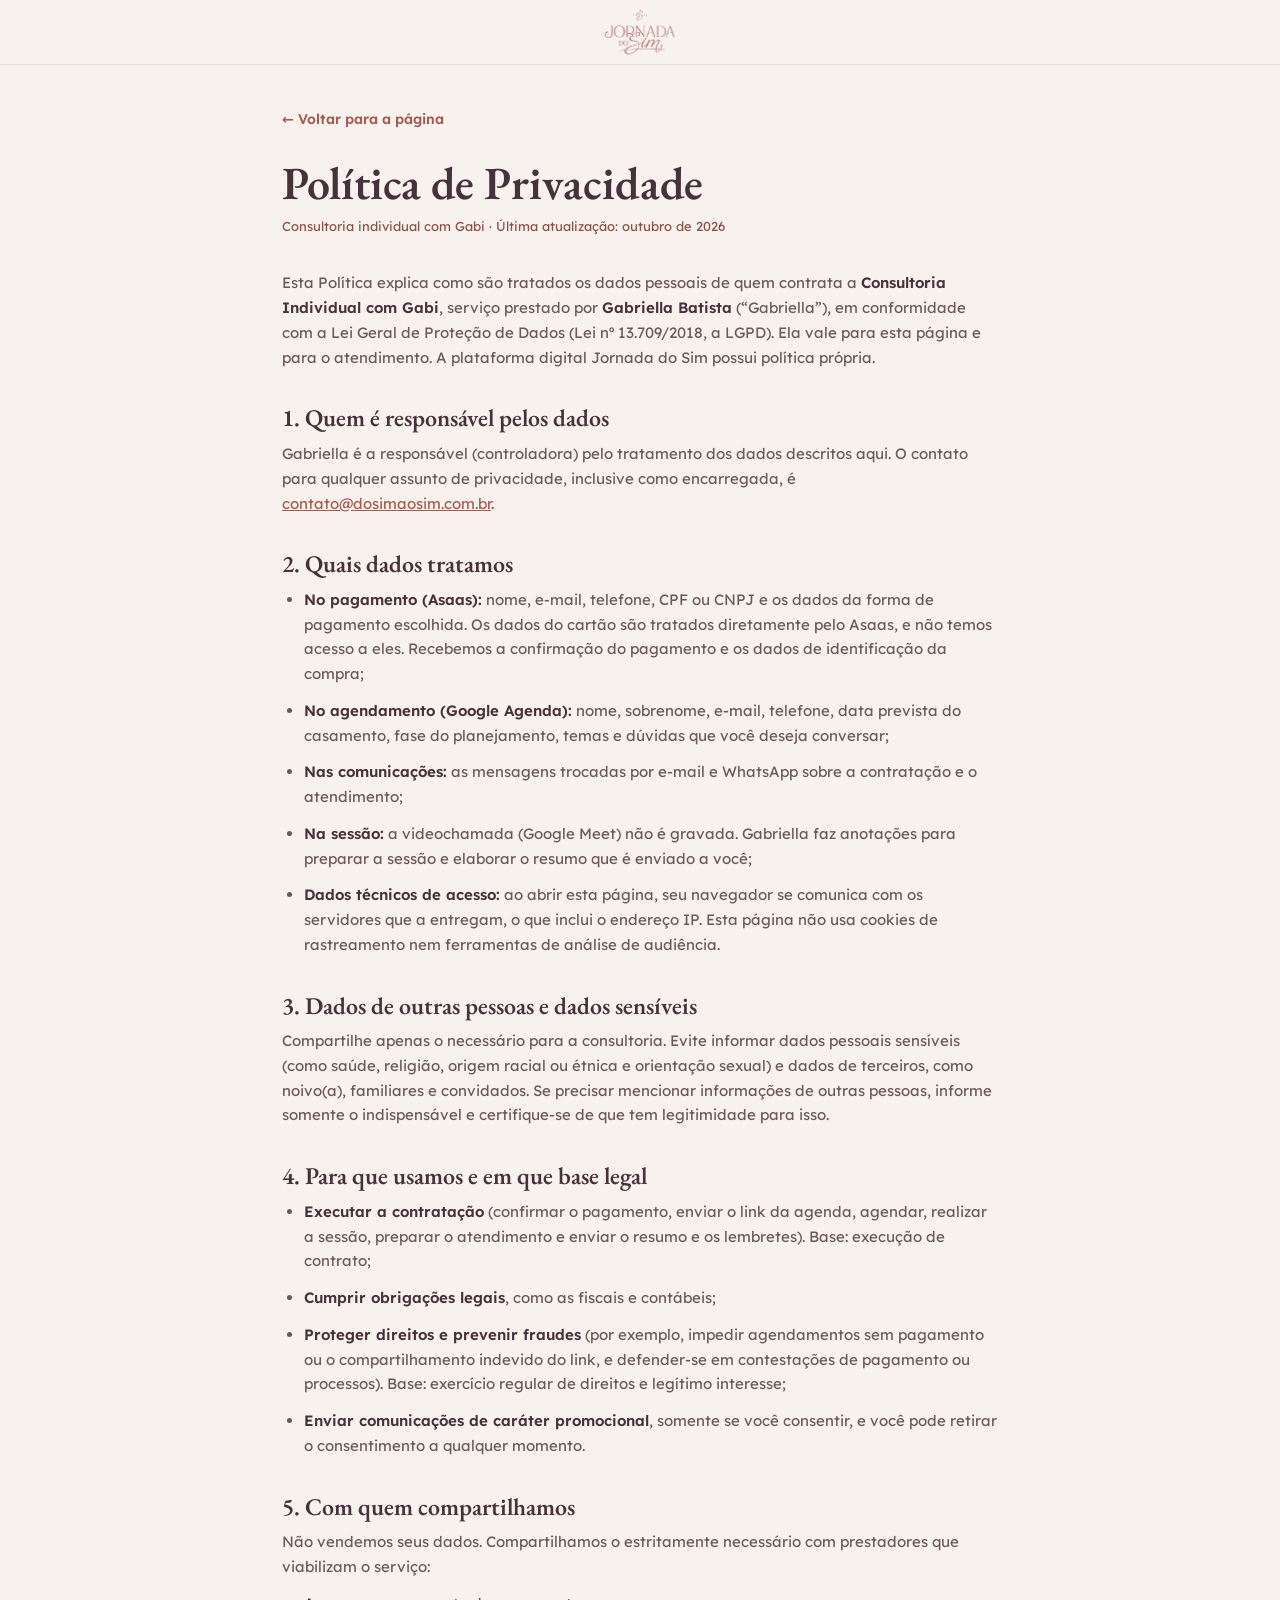
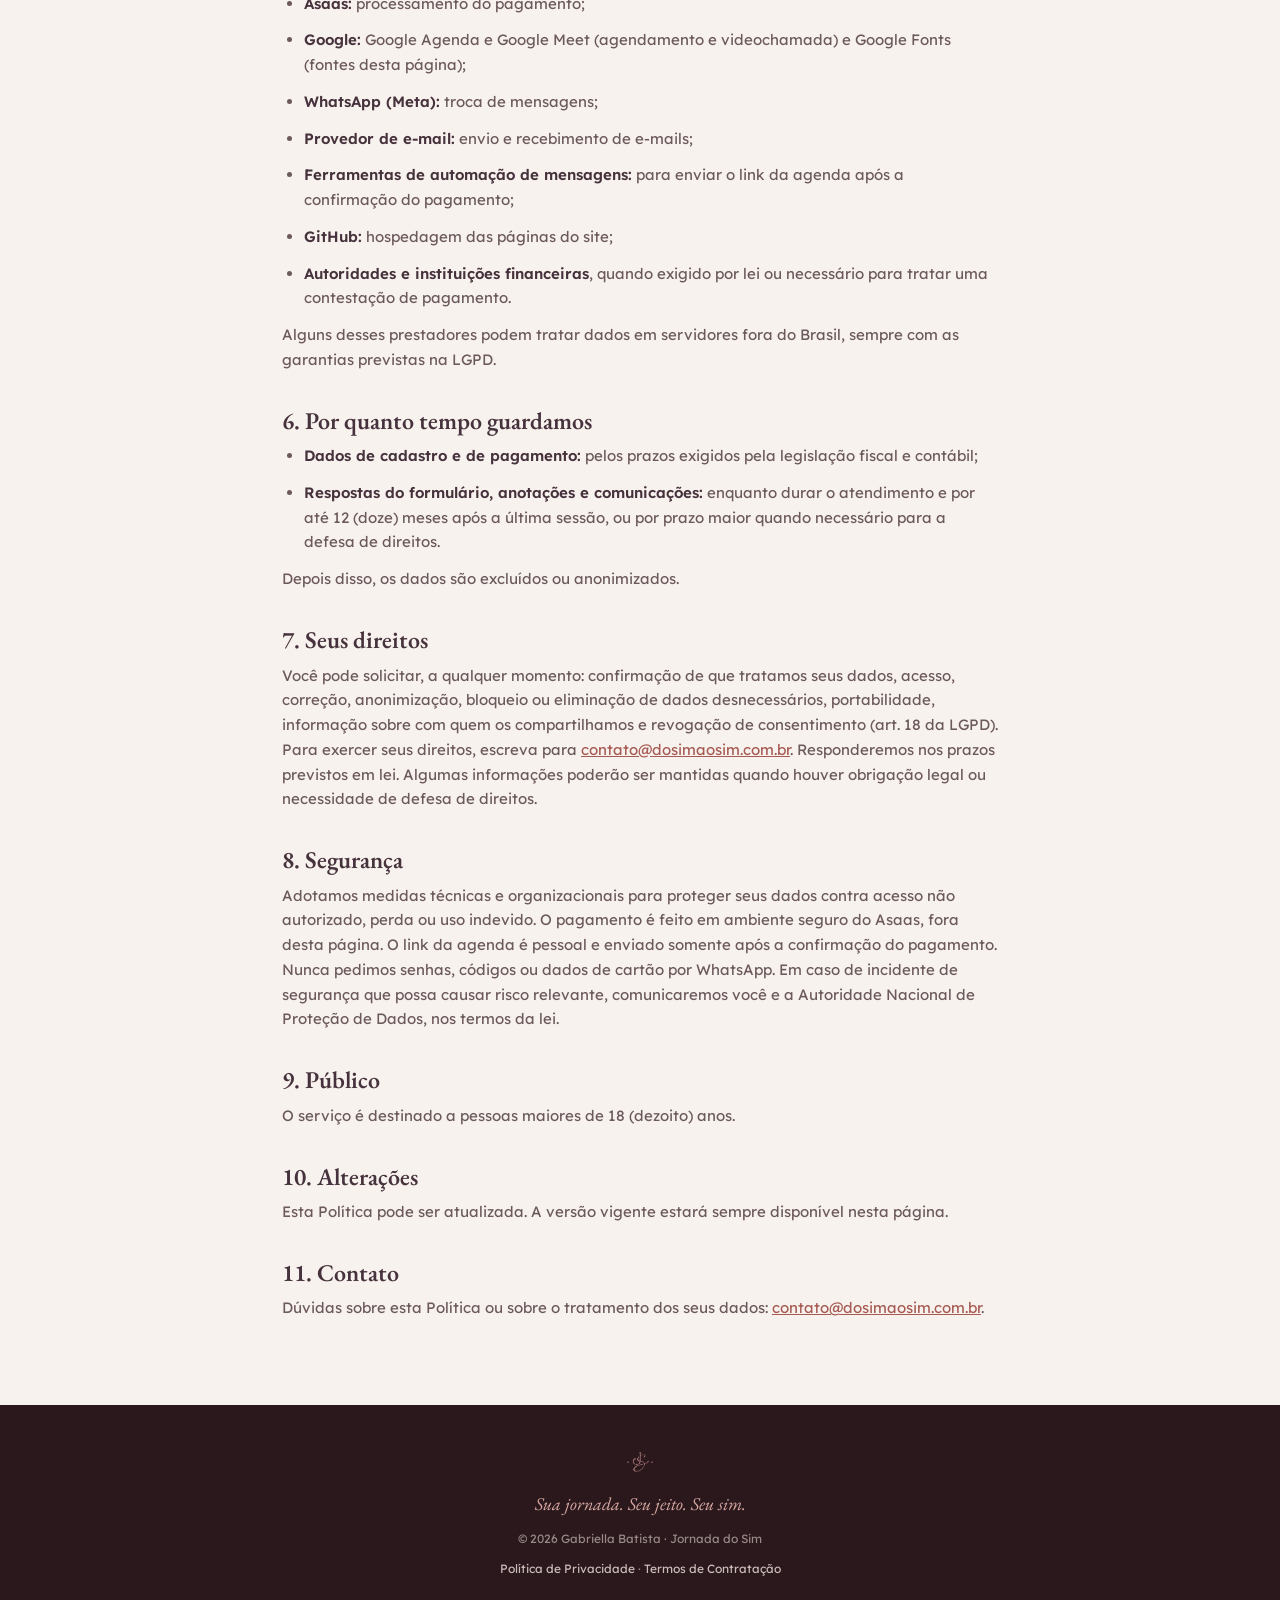
<file: consultoria-privacidade.html>
<!DOCTYPE html>
<html lang="pt-BR">
<head>
<meta charset="UTF-8">
<meta name="viewport" content="width=device-width, initial-scale=1.0">
<title>Política de Privacidade — Consultoria individual com Gabi</title>
<meta name="robots" content="noindex">
<link rel="icon" href="assets/img/monograma-rosa.png">
<link rel="preconnect" href="https://fonts.googleapis.com">
<link rel="preconnect" href="https://fonts.gstatic.com" crossorigin>
<link href="https://fonts.googleapis.com/css2?family=EB+Garamond:ital,wght@0,400;0,500;0,600;1,400;1,500;1,600&family=Lexend:wght@300;400;500;600;700&display=swap" rel="stylesheet">
<link rel="stylesheet" href="css/consultoria-v2.css">
<link rel="stylesheet" href="css/consultoria-legal.css">
</head>
<body>

<header class="site-header">
  <div class="container header-inner header-inner-center">
    <a href="consultoria-v2.html"><img src="assets/img/logo-rosa.png" alt="Jornada do Sim" class="header-logo"></a>
  </div>
</header>

<main class="legal-wrap">
  <a href="consultoria-v2.html" class="voltar">← Voltar para a página</a>
  <h1>Política de Privacidade</h1>
  <p class="atualizado">Consultoria individual com Gabi · Última atualização: outubro de 2026</p>

  <p>Esta Política explica como são tratados os dados pessoais de quem contrata a <strong>Consultoria Individual com Gabi</strong>, serviço prestado por <strong>Gabriella Batista</strong> (“Gabriella”), em conformidade com a Lei Geral de Proteção de Dados (Lei nº 13.709/2018, a LGPD). Ela vale para esta página e para o atendimento. A plataforma digital Jornada do Sim possui política própria.</p>

  <h2>1. Quem é responsável pelos dados</h2>
  <p>Gabriella é a responsável (controladora) pelo tratamento dos dados descritos aqui. O contato para qualquer assunto de privacidade, inclusive como encarregada, é <a href="mailto:contato@dosimaosim.com.br">contato@dosimaosim.com.br</a>.</p>

  <h2>2. Quais dados tratamos</h2>
  <ul>
    <li><strong>No pagamento (Asaas):</strong> nome, e-mail, telefone, CPF ou CNPJ e os dados da forma de pagamento escolhida. Os dados do cartão são tratados diretamente pelo Asaas, e não temos acesso a eles. Recebemos a confirmação do pagamento e os dados de identificação da compra;</li>
    <li><strong>No agendamento (Google Agenda):</strong> nome, sobrenome, e-mail, telefone, data prevista do casamento, fase do planejamento, temas e dúvidas que você deseja conversar;</li>
    <li><strong>Nas comunicações:</strong> as mensagens trocadas por e-mail e WhatsApp sobre a contratação e o atendimento;</li>
    <li><strong>Na sessão:</strong> a videochamada (Google Meet) não é gravada. Gabriella faz anotações para preparar a sessão e elaborar o resumo que é enviado a você;</li>
    <li><strong>Dados técnicos de acesso:</strong> ao abrir esta página, seu navegador se comunica com os servidores que a entregam, o que inclui o endereço IP. Esta página não usa cookies de rastreamento nem ferramentas de análise de audiência.</li>
  </ul>

  <h2>3. Dados de outras pessoas e dados sensíveis</h2>
  <p>Compartilhe apenas o necessário para a consultoria. Evite informar dados pessoais sensíveis (como saúde, religião, origem racial ou étnica e orientação sexual) e dados de terceiros, como noivo(a), familiares e convidados. Se precisar mencionar informações de outras pessoas, informe somente o indispensável e certifique-se de que tem legitimidade para isso.</p>

  <h2>4. Para que usamos e em que base legal</h2>
  <ul>
    <li><strong>Executar a contratação</strong> (confirmar o pagamento, enviar o link da agenda, agendar, realizar a sessão, preparar o atendimento e enviar o resumo e os lembretes). Base: execução de contrato;</li>
    <li><strong>Cumprir obrigações legais</strong>, como as fiscais e contábeis;</li>
    <li><strong>Proteger direitos e prevenir fraudes</strong> (por exemplo, impedir agendamentos sem pagamento ou o compartilhamento indevido do link, e defender-se em contestações de pagamento ou processos). Base: exercício regular de direitos e legítimo interesse;</li>
    <li><strong>Enviar comunicações de caráter promocional</strong>, somente se você consentir, e você pode retirar o consentimento a qualquer momento.</li>
  </ul>

  <h2>5. Com quem compartilhamos</h2>
  <p>Não vendemos seus dados. Compartilhamos o estritamente necessário com prestadores que viabilizam o serviço:</p>
  <ul>
    <li><strong>Asaas:</strong> processamento do pagamento;</li>
    <li><strong>Google:</strong> Google Agenda e Google Meet (agendamento e videochamada) e Google Fonts (fontes desta página);</li>
    <li><strong>WhatsApp (Meta):</strong> troca de mensagens;</li>
    <li><strong>Provedor de e-mail:</strong> envio e recebimento de e-mails;</li>
    <li><strong>Ferramentas de automação de mensagens:</strong> para enviar o link da agenda após a confirmação do pagamento;</li>
    <li><strong>GitHub:</strong> hospedagem das páginas do site;</li>
    <li><strong>Autoridades e instituições financeiras</strong>, quando exigido por lei ou necessário para tratar uma contestação de pagamento.</li>
  </ul>
  <p>Alguns desses prestadores podem tratar dados em servidores fora do Brasil, sempre com as garantias previstas na LGPD.</p>

  <h2>6. Por quanto tempo guardamos</h2>
  <ul>
    <li><strong>Dados de cadastro e de pagamento:</strong> pelos prazos exigidos pela legislação fiscal e contábil;</li>
    <li><strong>Respostas do formulário, anotações e comunicações:</strong> enquanto durar o atendimento e por até 12 (doze) meses após a última sessão, ou por prazo maior quando necessário para a defesa de direitos.</li>
  </ul>
  <p>Depois disso, os dados são excluídos ou anonimizados.</p>

  <h2>7. Seus direitos</h2>
  <p>Você pode solicitar, a qualquer momento: confirmação de que tratamos seus dados, acesso, correção, anonimização, bloqueio ou eliminação de dados desnecessários, portabilidade, informação sobre com quem os compartilhamos e revogação de consentimento (art. 18 da LGPD). Para exercer seus direitos, escreva para <a href="mailto:contato@dosimaosim.com.br">contato@dosimaosim.com.br</a>. Responderemos nos prazos previstos em lei. Algumas informações poderão ser mantidas quando houver obrigação legal ou necessidade de defesa de direitos.</p>

  <h2>8. Segurança</h2>
  <p>Adotamos medidas técnicas e organizacionais para proteger seus dados contra acesso não autorizado, perda ou uso indevido. O pagamento é feito em ambiente seguro do Asaas, fora desta página. O link da agenda é pessoal e enviado somente após a confirmação do pagamento. Nunca pedimos senhas, códigos ou dados de cartão por WhatsApp. Em caso de incidente de segurança que possa causar risco relevante, comunicaremos você e a Autoridade Nacional de Proteção de Dados, nos termos da lei.</p>

  <h2>9. Público</h2>
  <p>O serviço é destinado a pessoas maiores de 18 (dezoito) anos.</p>

  <h2>10. Alterações</h2>
  <p>Esta Política pode ser atualizada. A versão vigente estará sempre disponível nesta página.</p>

  <h2>11. Contato</h2>
  <p>Dúvidas sobre esta Política ou sobre o tratamento dos seus dados: <a href="mailto:contato@dosimaosim.com.br">contato@dosimaosim.com.br</a>.</p>
</main>

<footer class="site-footer">
  <div class="container footer-inner">
    <img src="assets/img/monograma-rosa.png" alt="Jornada do Sim" class="footer-logo">
    <p class="assinatura">Sua jornada. Seu jeito. Seu sim.</p>
    <p class="footer-mini">© 2026 Gabriella Batista · Jornada do Sim</p>
    <p class="footer-mini">
      <a href="consultoria-privacidade.html">Política de Privacidade</a> ·
      <a href="consultoria-termos.html">Termos de Contratação</a>
    </p>
  </div>
</footer>

</body>
</html>
</file>
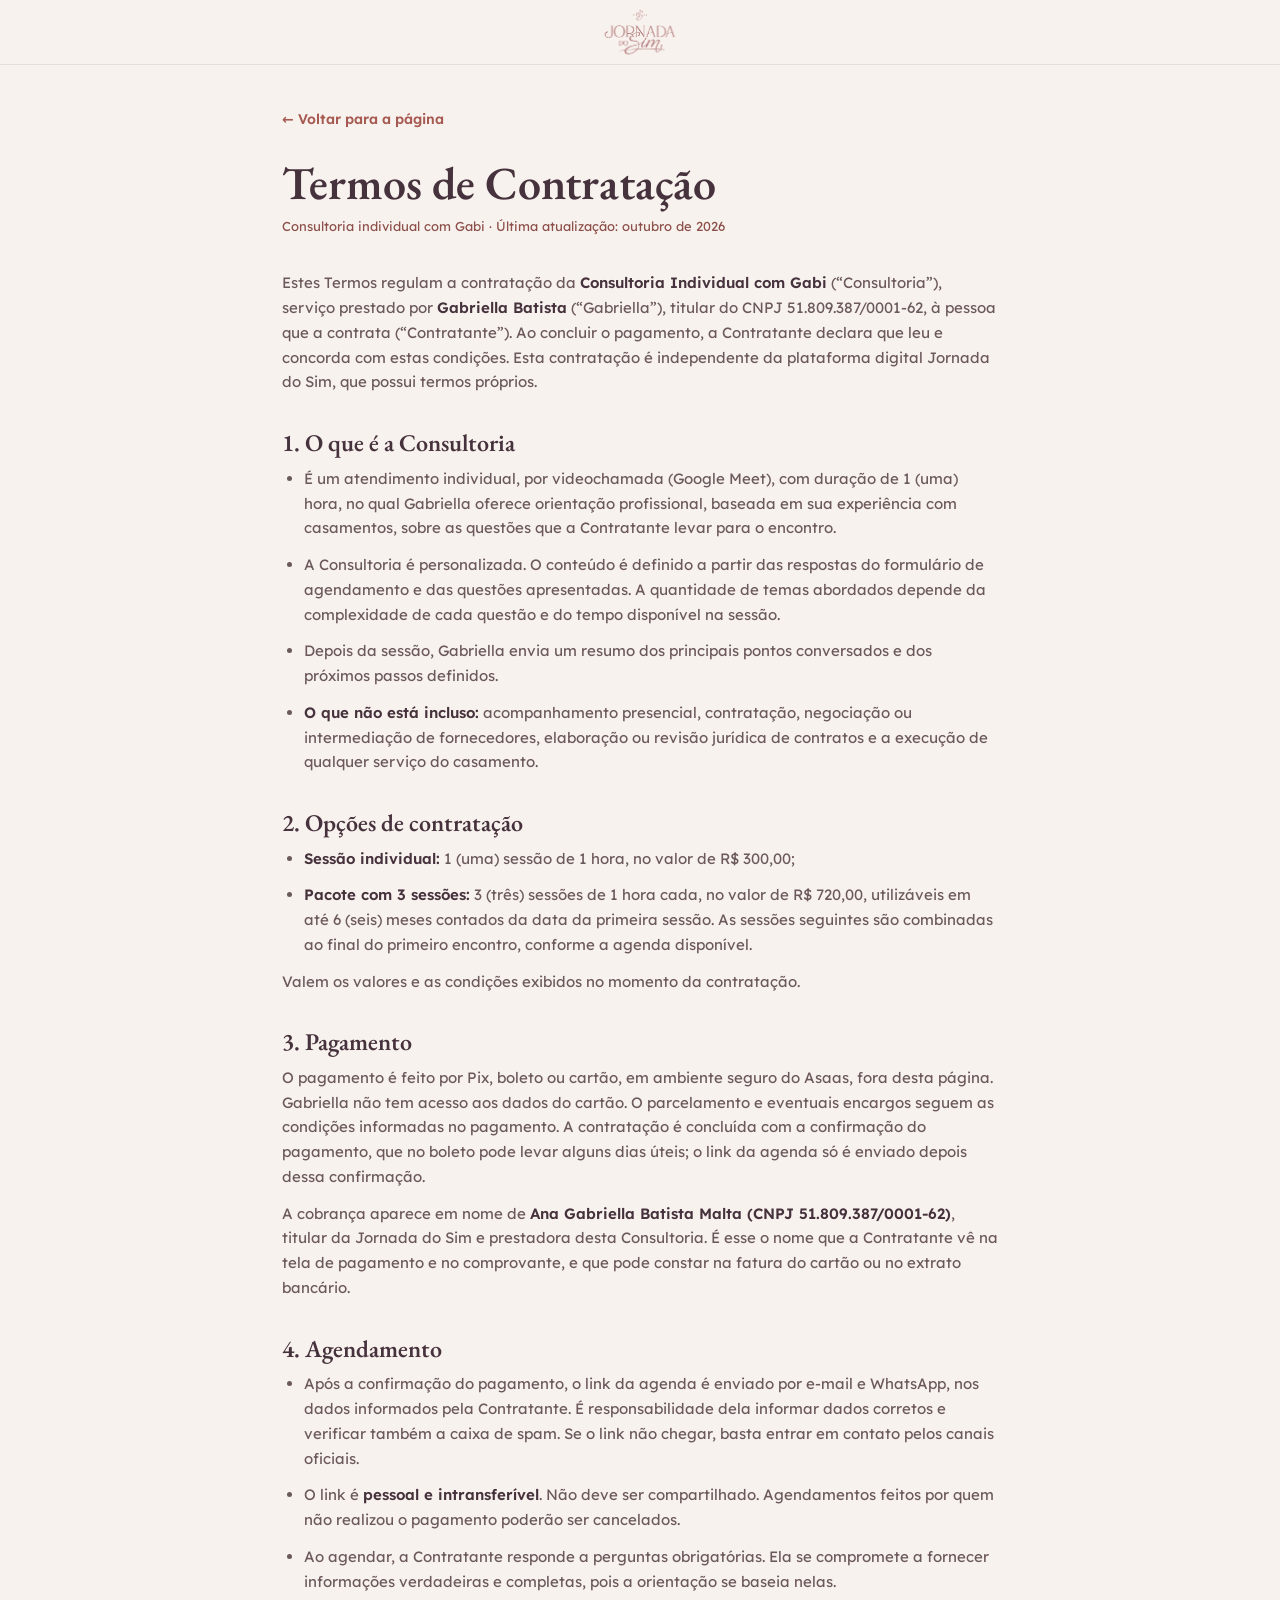
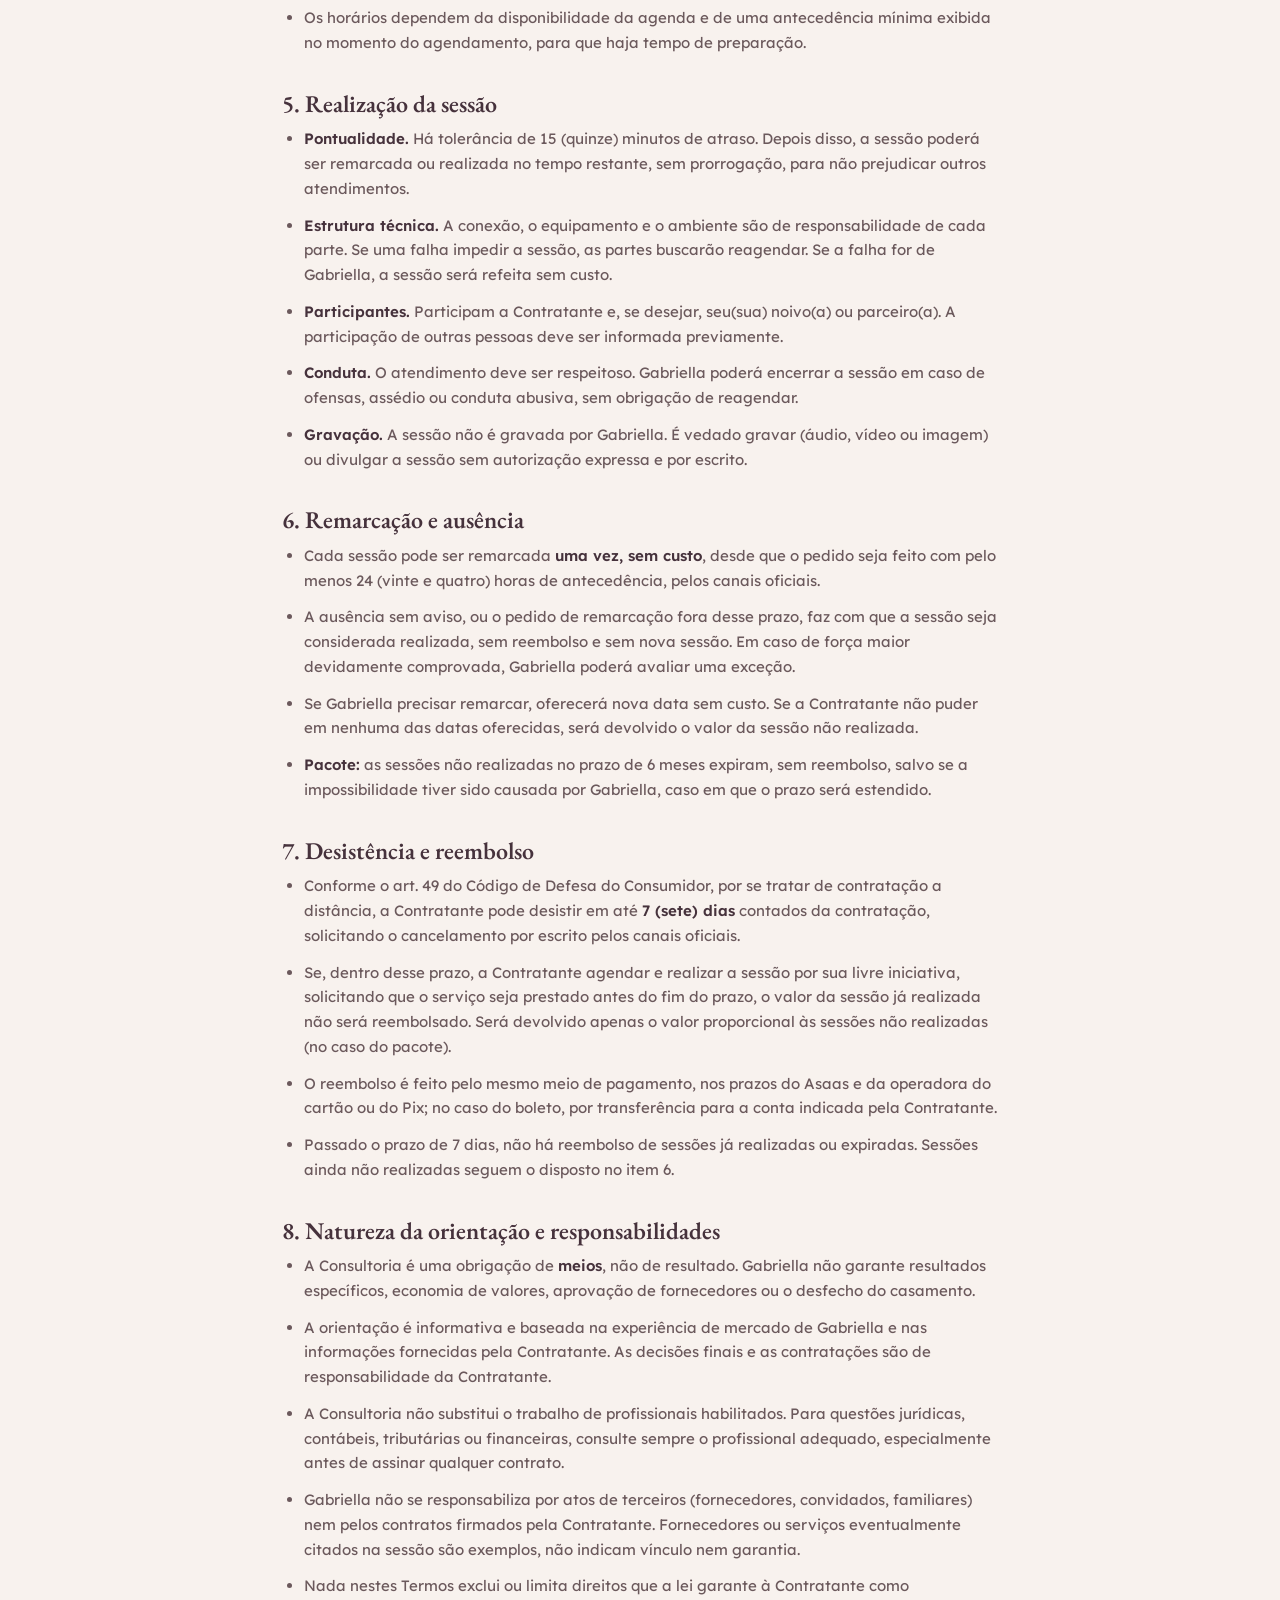
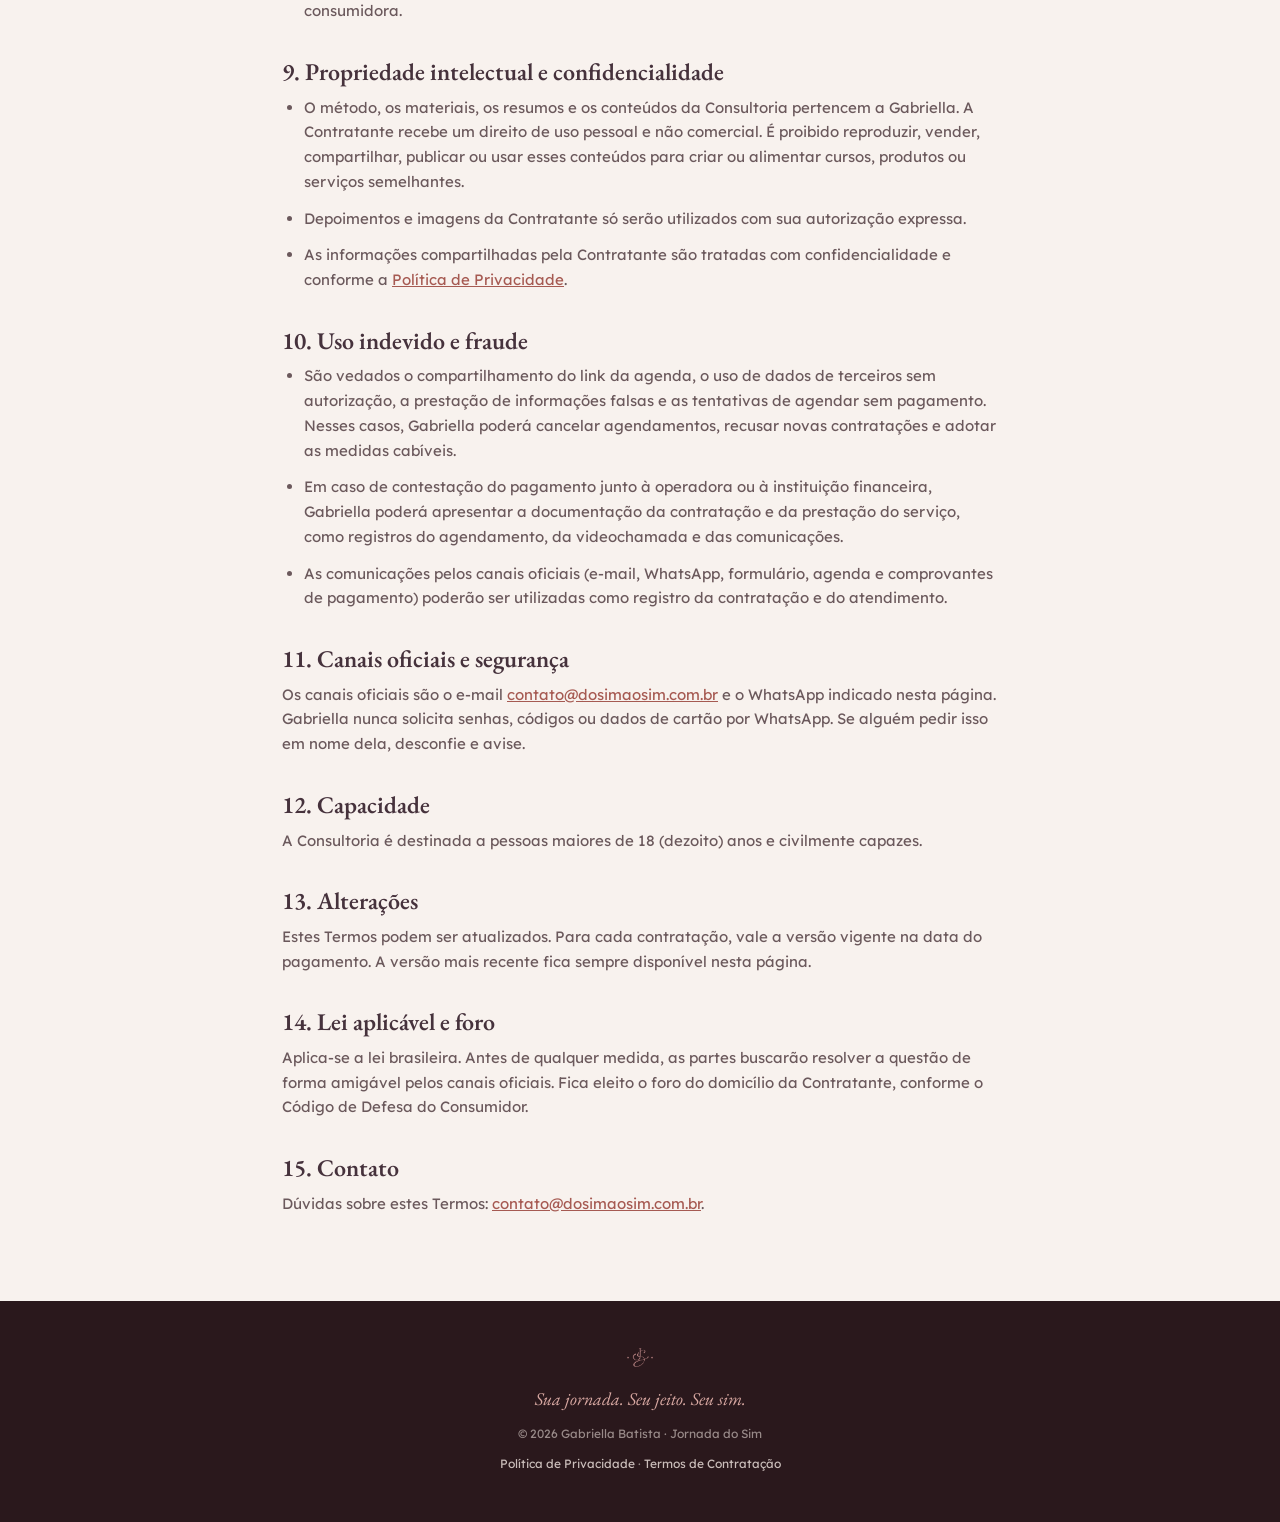
<file: consultoria-termos.html>
<!DOCTYPE html>
<html lang="pt-BR">
<head>
<meta charset="UTF-8">
<meta name="viewport" content="width=device-width, initial-scale=1.0">
<title>Termos de Contratação — Consultoria individual com Gabi</title>
<meta name="robots" content="noindex">
<link rel="icon" href="assets/img/monograma-rosa.png">
<link rel="preconnect" href="https://fonts.googleapis.com">
<link rel="preconnect" href="https://fonts.gstatic.com" crossorigin>
<link href="https://fonts.googleapis.com/css2?family=EB+Garamond:ital,wght@0,400;0,500;0,600;1,400;1,500;1,600&family=Lexend:wght@300;400;500;600;700&display=swap" rel="stylesheet">
<link rel="stylesheet" href="css/consultoria-v2.css">
<link rel="stylesheet" href="css/consultoria-legal.css">
</head>
<body>

<header class="site-header">
  <div class="container header-inner header-inner-center">
    <a href="consultoria-v2.html"><img src="assets/img/logo-rosa.png" alt="Jornada do Sim" class="header-logo"></a>
  </div>
</header>

<main class="legal-wrap">
  <a href="consultoria-v2.html" class="voltar">← Voltar para a página</a>
  <h1>Termos de Contratação</h1>
  <p class="atualizado">Consultoria individual com Gabi · Última atualização: outubro de 2026</p>

  <p>Estes Termos regulam a contratação da <strong>Consultoria Individual com Gabi</strong> (“Consultoria”), serviço prestado por <strong>Gabriella Batista</strong> (“Gabriella”), titular do CNPJ 51.809.387/0001-62, à pessoa que a contrata (“Contratante”). Ao concluir o pagamento, a Contratante declara que leu e concorda com estas condições. Esta contratação é independente da plataforma digital Jornada do Sim, que possui termos próprios.</p>

  <h2>1. O que é a Consultoria</h2>
  <ul>
    <li>É um atendimento individual, por videochamada (Google Meet), com duração de 1 (uma) hora, no qual Gabriella oferece orientação profissional, baseada em sua experiência com casamentos, sobre as questões que a Contratante levar para o encontro.</li>
    <li>A Consultoria é personalizada. O conteúdo é definido a partir das respostas do formulário de agendamento e das questões apresentadas. A quantidade de temas abordados depende da complexidade de cada questão e do tempo disponível na sessão.</li>
    <li>Depois da sessão, Gabriella envia um resumo dos principais pontos conversados e dos próximos passos definidos.</li>
    <li><strong>O que não está incluso:</strong> acompanhamento presencial, contratação, negociação ou intermediação de fornecedores, elaboração ou revisão jurídica de contratos e a execução de qualquer serviço do casamento.</li>
  </ul>

  <h2>2. Opções de contratação</h2>
  <ul>
    <li><strong>Sessão individual:</strong> 1 (uma) sessão de 1 hora, no valor de R$ 300,00;</li>
    <li><strong>Pacote com 3 sessões:</strong> 3 (três) sessões de 1 hora cada, no valor de R$ 720,00, utilizáveis em até 6 (seis) meses contados da data da primeira sessão. As sessões seguintes são combinadas ao final do primeiro encontro, conforme a agenda disponível.</li>
  </ul>
  <p>Valem os valores e as condições exibidos no momento da contratação.</p>

  <h2>3. Pagamento</h2>
  <p>O pagamento é feito por Pix, boleto ou cartão, em ambiente seguro do Asaas, fora desta página. Gabriella não tem acesso aos dados do cartão. O parcelamento e eventuais encargos seguem as condições informadas no pagamento. A contratação é concluída com a confirmação do pagamento, que no boleto pode levar alguns dias úteis; o link da agenda só é enviado depois dessa confirmação.</p>
  <p>A cobrança aparece em nome de <strong>Ana Gabriella Batista Malta (CNPJ 51.809.387/0001-62)</strong>, titular da Jornada do Sim e prestadora desta Consultoria. É esse o nome que a Contratante vê na tela de pagamento e no comprovante, e que pode constar na fatura do cartão ou no extrato bancário.</p>

  <h2>4. Agendamento</h2>
  <ul>
    <li>Após a confirmação do pagamento, o link da agenda é enviado por e-mail e WhatsApp, nos dados informados pela Contratante. É responsabilidade dela informar dados corretos e verificar também a caixa de spam. Se o link não chegar, basta entrar em contato pelos canais oficiais.</li>
    <li>O link é <strong>pessoal e intransferível</strong>. Não deve ser compartilhado. Agendamentos feitos por quem não realizou o pagamento poderão ser cancelados.</li>
    <li>Ao agendar, a Contratante responde a perguntas obrigatórias. Ela se compromete a fornecer informações verdadeiras e completas, pois a orientação se baseia nelas.</li>
    <li>Os horários dependem da disponibilidade da agenda e de uma antecedência mínima exibida no momento do agendamento, para que haja tempo de preparação.</li>
  </ul>

  <h2>5. Realização da sessão</h2>
  <ul>
    <li><strong>Pontualidade.</strong> Há tolerância de 15 (quinze) minutos de atraso. Depois disso, a sessão poderá ser remarcada ou realizada no tempo restante, sem prorrogação, para não prejudicar outros atendimentos.</li>
    <li><strong>Estrutura técnica.</strong> A conexão, o equipamento e o ambiente são de responsabilidade de cada parte. Se uma falha impedir a sessão, as partes buscarão reagendar. Se a falha for de Gabriella, a sessão será refeita sem custo.</li>
    <li><strong>Participantes.</strong> Participam a Contratante e, se desejar, seu(sua) noivo(a) ou parceiro(a). A participação de outras pessoas deve ser informada previamente.</li>
    <li><strong>Conduta.</strong> O atendimento deve ser respeitoso. Gabriella poderá encerrar a sessão em caso de ofensas, assédio ou conduta abusiva, sem obrigação de reagendar.</li>
    <li><strong>Gravação.</strong> A sessão não é gravada por Gabriella. É vedado gravar (áudio, vídeo ou imagem) ou divulgar a sessão sem autorização expressa e por escrito.</li>
  </ul>

  <h2>6. Remarcação e ausência</h2>
  <ul>
    <li>Cada sessão pode ser remarcada <strong>uma vez, sem custo</strong>, desde que o pedido seja feito com pelo menos 24 (vinte e quatro) horas de antecedência, pelos canais oficiais.</li>
    <li>A ausência sem aviso, ou o pedido de remarcação fora desse prazo, faz com que a sessão seja considerada realizada, sem reembolso e sem nova sessão. Em caso de força maior devidamente comprovada, Gabriella poderá avaliar uma exceção.</li>
    <li>Se Gabriella precisar remarcar, oferecerá nova data sem custo. Se a Contratante não puder em nenhuma das datas oferecidas, será devolvido o valor da sessão não realizada.</li>
    <li><strong>Pacote:</strong> as sessões não realizadas no prazo de 6 meses expiram, sem reembolso, salvo se a impossibilidade tiver sido causada por Gabriella, caso em que o prazo será estendido.</li>
  </ul>

  <h2>7. Desistência e reembolso</h2>
  <ul>
    <li>Conforme o art. 49 do Código de Defesa do Consumidor, por se tratar de contratação a distância, a Contratante pode desistir em até <strong>7 (sete) dias</strong> contados da contratação, solicitando o cancelamento por escrito pelos canais oficiais.</li>
    <li>Se, dentro desse prazo, a Contratante agendar e realizar a sessão por sua livre iniciativa, solicitando que o serviço seja prestado antes do fim do prazo, o valor da sessão já realizada não será reembolsado. Será devolvido apenas o valor proporcional às sessões não realizadas (no caso do pacote).</li>
    <li>O reembolso é feito pelo mesmo meio de pagamento, nos prazos do Asaas e da operadora do cartão ou do Pix; no caso do boleto, por transferência para a conta indicada pela Contratante.</li>
    <li>Passado o prazo de 7 dias, não há reembolso de sessões já realizadas ou expiradas. Sessões ainda não realizadas seguem o disposto no item 6.</li>
  </ul>

  <h2>8. Natureza da orientação e responsabilidades</h2>
  <ul>
    <li>A Consultoria é uma obrigação de <strong>meios</strong>, não de resultado. Gabriella não garante resultados específicos, economia de valores, aprovação de fornecedores ou o desfecho do casamento.</li>
    <li>A orientação é informativa e baseada na experiência de mercado de Gabriella e nas informações fornecidas pela Contratante. As decisões finais e as contratações são de responsabilidade da Contratante.</li>
    <li>A Consultoria não substitui o trabalho de profissionais habilitados. Para questões jurídicas, contábeis, tributárias ou financeiras, consulte sempre o profissional adequado, especialmente antes de assinar qualquer contrato.</li>
    <li>Gabriella não se responsabiliza por atos de terceiros (fornecedores, convidados, familiares) nem pelos contratos firmados pela Contratante. Fornecedores ou serviços eventualmente citados na sessão são exemplos, não indicam vínculo nem garantia.</li>
    <li>Nada nestes Termos exclui ou limita direitos que a lei garante à Contratante como consumidora.</li>
  </ul>

  <h2>9. Propriedade intelectual e confidencialidade</h2>
  <ul>
    <li>O método, os materiais, os resumos e os conteúdos da Consultoria pertencem a Gabriella. A Contratante recebe um direito de uso pessoal e não comercial. É proibido reproduzir, vender, compartilhar, publicar ou usar esses conteúdos para criar ou alimentar cursos, produtos ou serviços semelhantes.</li>
    <li>Depoimentos e imagens da Contratante só serão utilizados com sua autorização expressa.</li>
    <li>As informações compartilhadas pela Contratante são tratadas com confidencialidade e conforme a <a href="consultoria-privacidade.html">Política de Privacidade</a>.</li>
  </ul>

  <h2>10. Uso indevido e fraude</h2>
  <ul>
    <li>São vedados o compartilhamento do link da agenda, o uso de dados de terceiros sem autorização, a prestação de informações falsas e as tentativas de agendar sem pagamento. Nesses casos, Gabriella poderá cancelar agendamentos, recusar novas contratações e adotar as medidas cabíveis.</li>
    <li>Em caso de contestação do pagamento junto à operadora ou à instituição financeira, Gabriella poderá apresentar a documentação da contratação e da prestação do serviço, como registros do agendamento, da videochamada e das comunicações.</li>
    <li>As comunicações pelos canais oficiais (e-mail, WhatsApp, formulário, agenda e comprovantes de pagamento) poderão ser utilizadas como registro da contratação e do atendimento.</li>
  </ul>

  <h2>11. Canais oficiais e segurança</h2>
  <p>Os canais oficiais são o e-mail <a href="mailto:contato@dosimaosim.com.br">contato@dosimaosim.com.br</a> e o WhatsApp indicado nesta página. Gabriella nunca solicita senhas, códigos ou dados de cartão por WhatsApp. Se alguém pedir isso em nome dela, desconfie e avise.</p>

  <h2>12. Capacidade</h2>
  <p>A Consultoria é destinada a pessoas maiores de 18 (dezoito) anos e civilmente capazes.</p>

  <h2>13. Alterações</h2>
  <p>Estes Termos podem ser atualizados. Para cada contratação, vale a versão vigente na data do pagamento. A versão mais recente fica sempre disponível nesta página.</p>

  <h2>14. Lei aplicável e foro</h2>
  <p>Aplica-se a lei brasileira. Antes de qualquer medida, as partes buscarão resolver a questão de forma amigável pelos canais oficiais. Fica eleito o foro do domicílio da Contratante, conforme o Código de Defesa do Consumidor.</p>

  <h2>15. Contato</h2>
  <p>Dúvidas sobre estes Termos: <a href="mailto:contato@dosimaosim.com.br">contato@dosimaosim.com.br</a>.</p>
</main>

<footer class="site-footer">
  <div class="container footer-inner">
    <img src="assets/img/monograma-rosa.png" alt="Jornada do Sim" class="footer-logo">
    <p class="assinatura">Sua jornada. Seu jeito. Seu sim.</p>
    <p class="footer-mini">© 2026 Gabriella Batista · Jornada do Sim</p>
    <p class="footer-mini">
      <a href="consultoria-privacidade.html">Política de Privacidade</a> ·
      <a href="consultoria-termos.html">Termos de Contratação</a>
    </p>
  </div>
</footer>

</body>
</html>
</file>
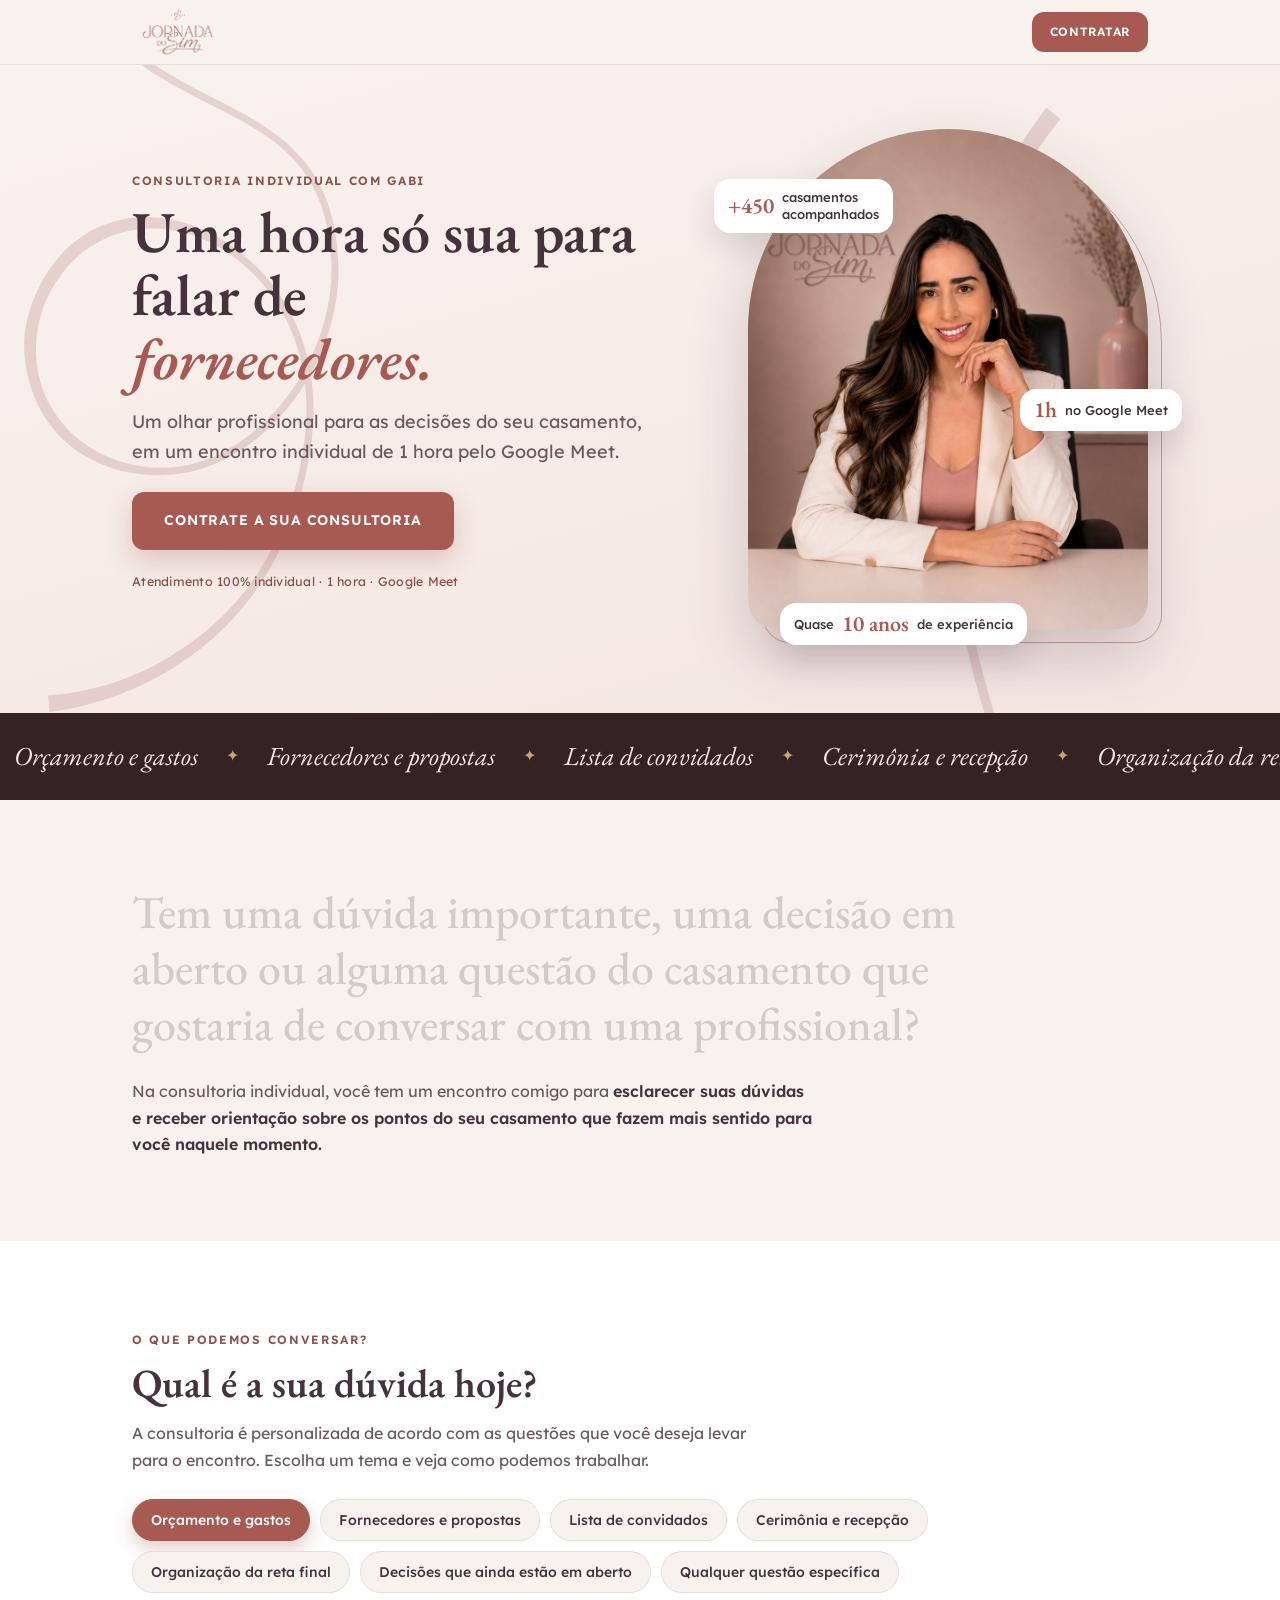
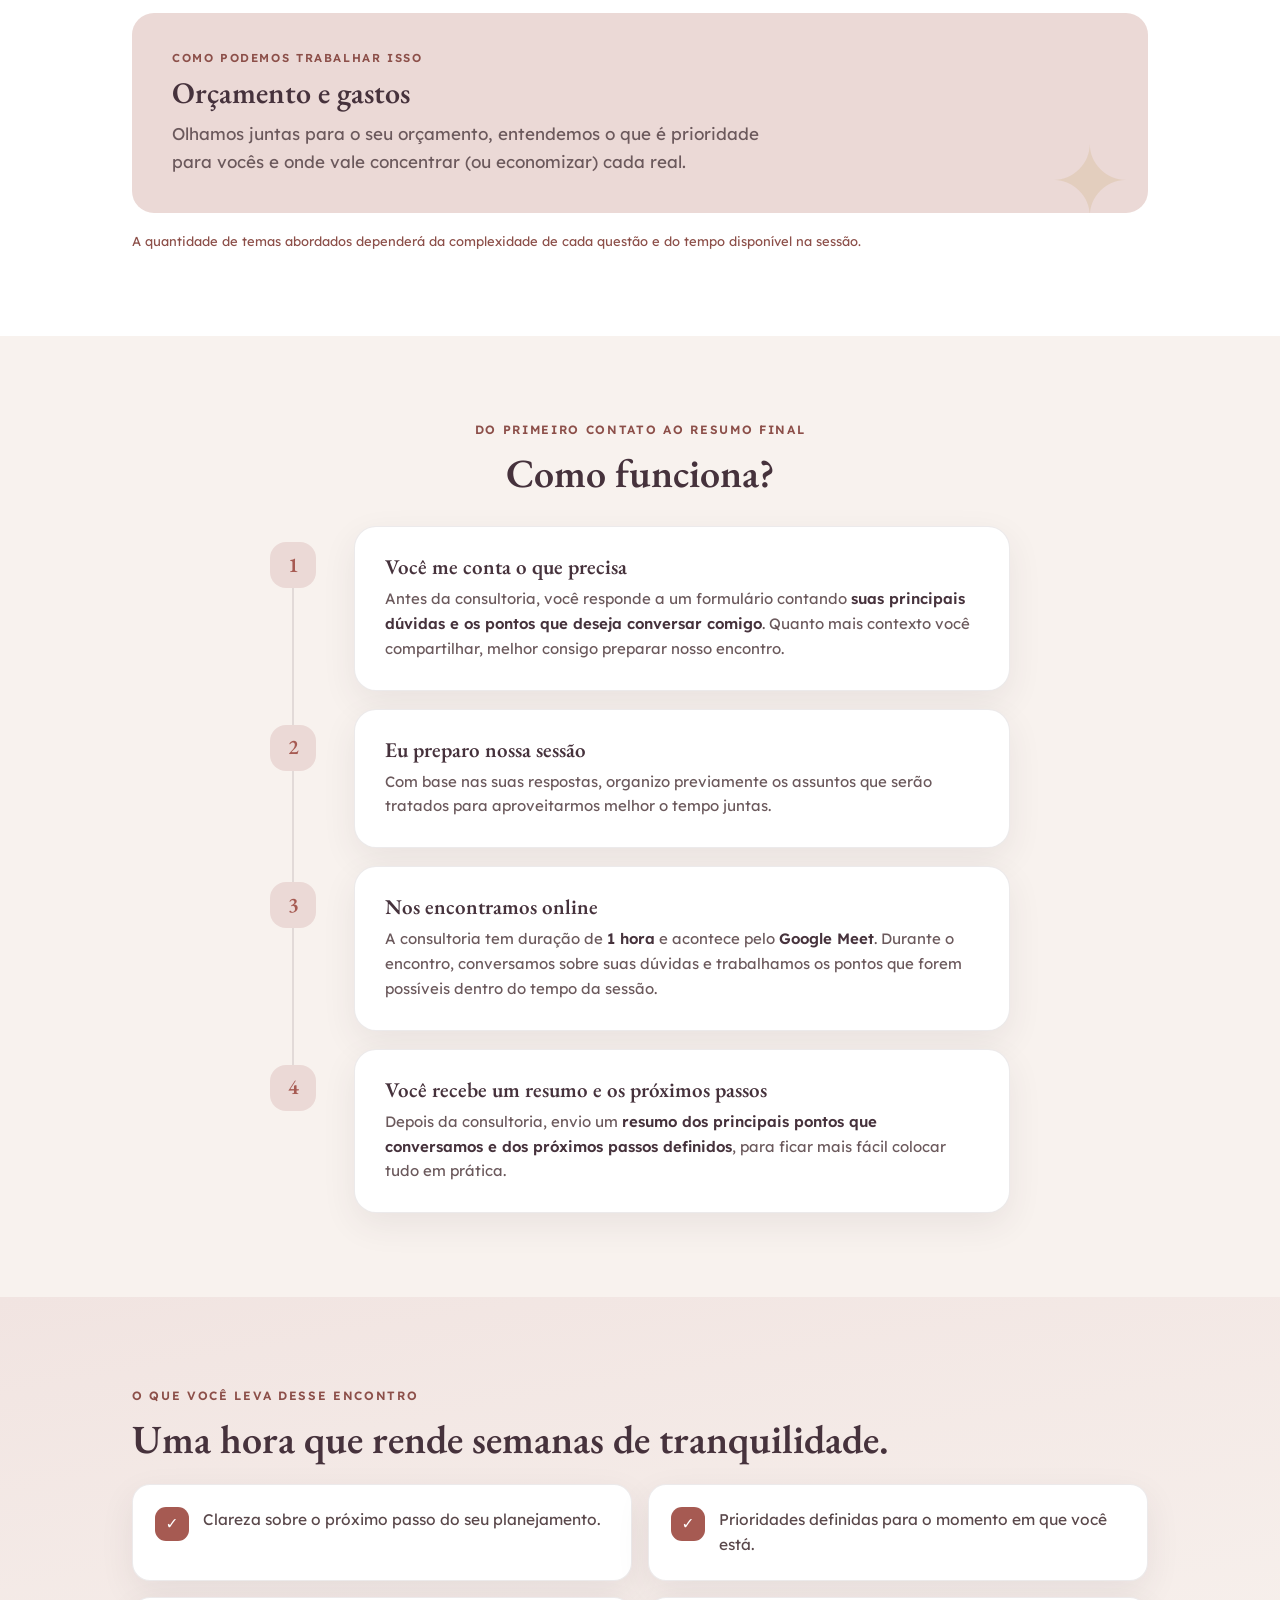
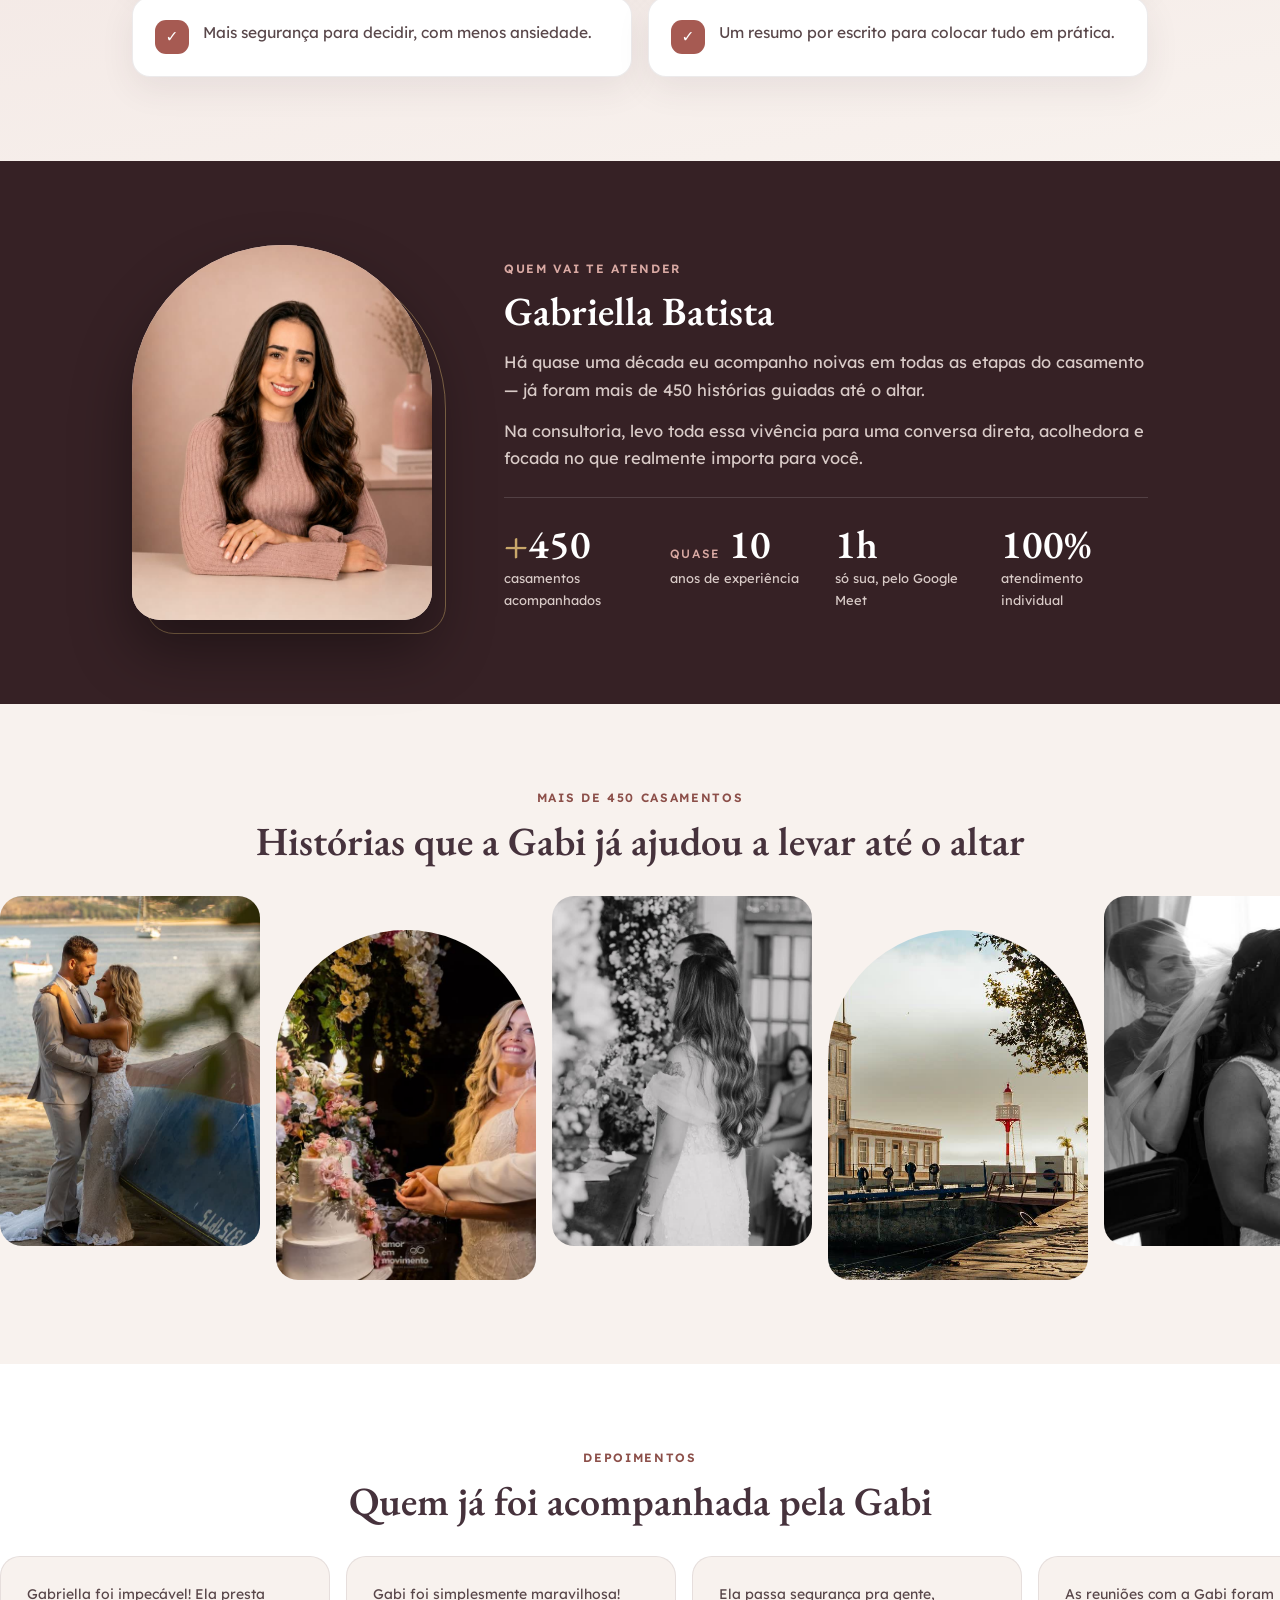
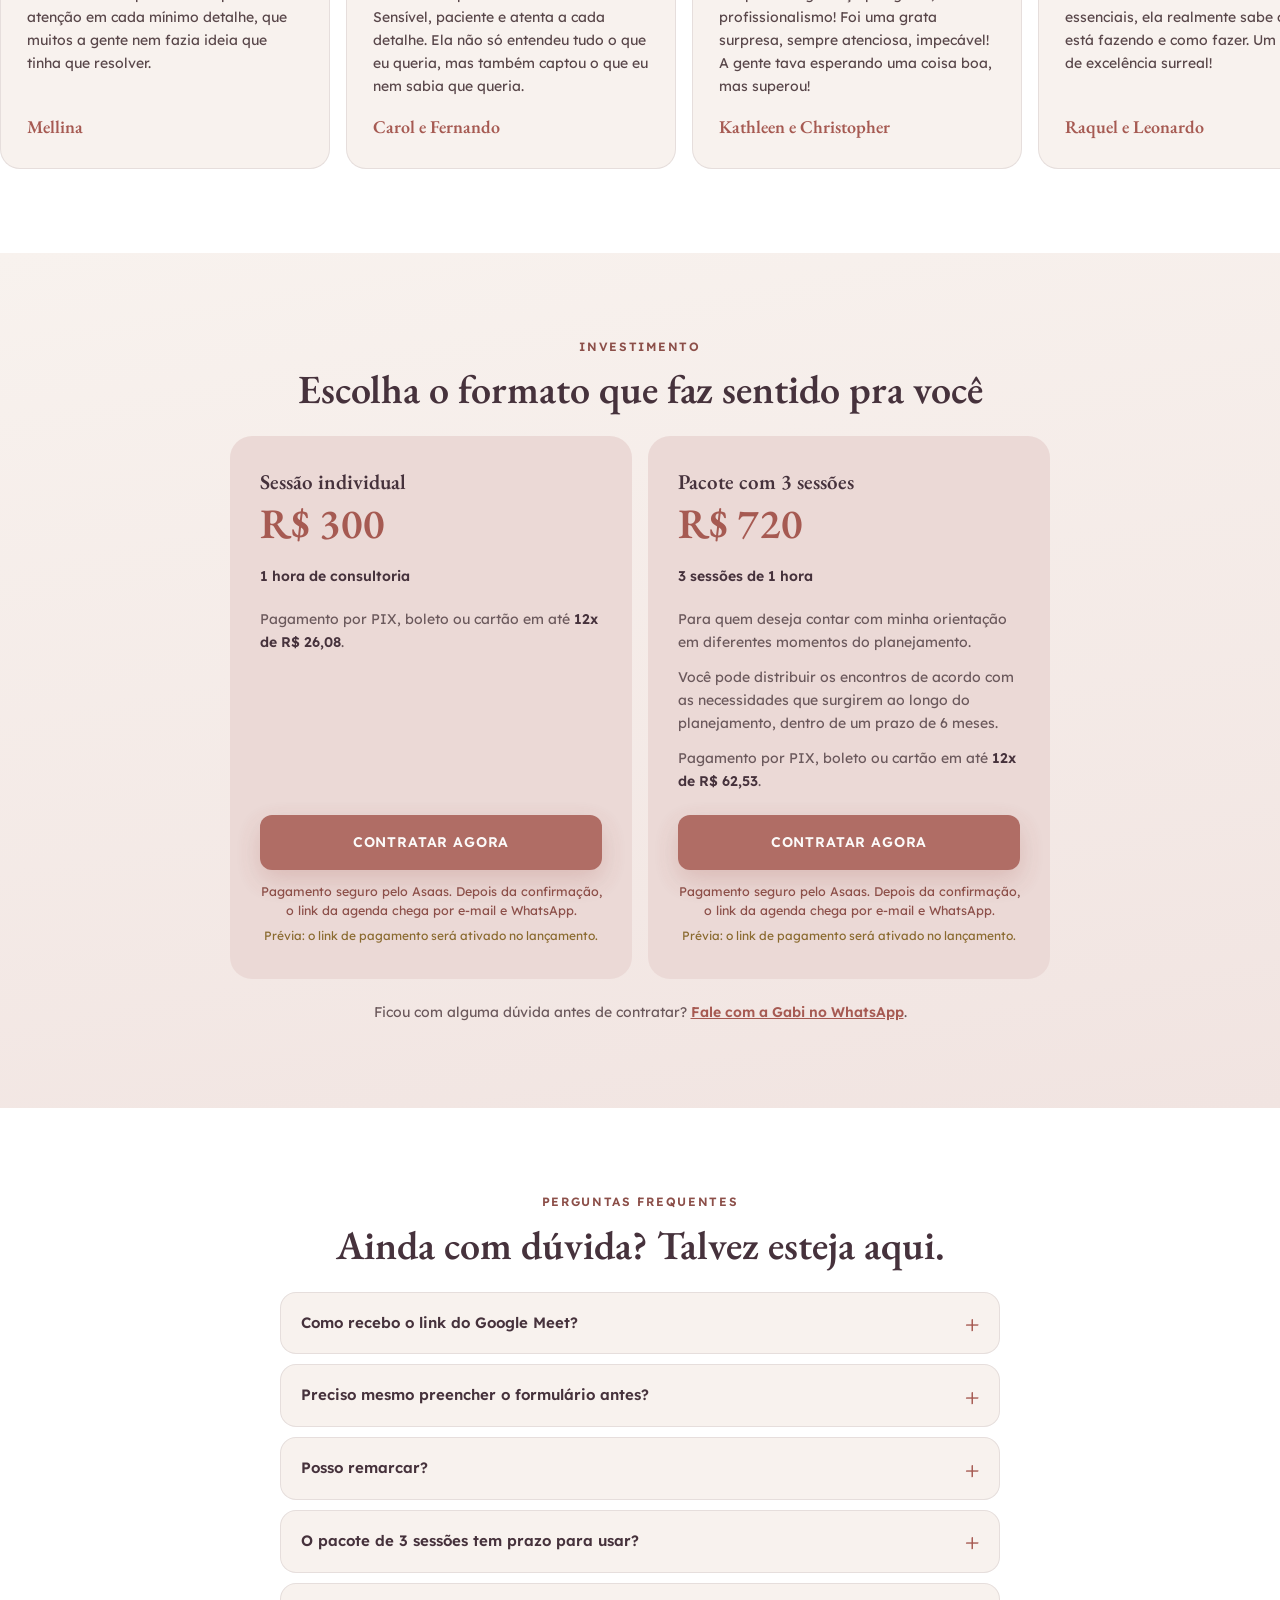
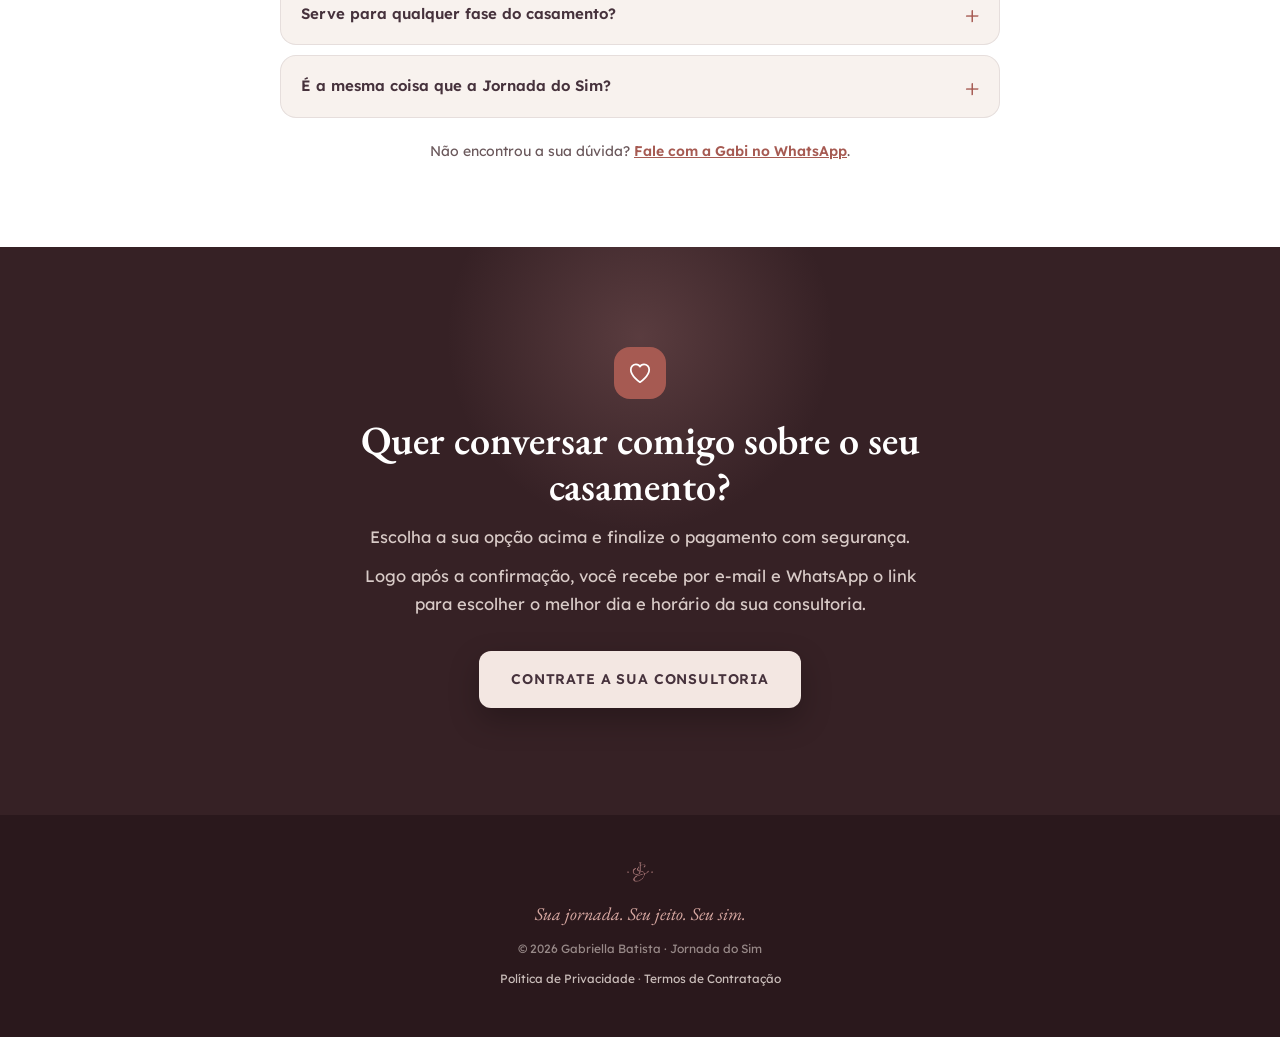
<file: consultoria-v2.html>
<!DOCTYPE html>
<html lang="pt-BR">
<head>
<meta charset="UTF-8">
<meta name="viewport" content="width=device-width, initial-scale=1.0, viewport-fit=cover">
<title>Consultoria individual com Gabi — Jornada do Sim</title>
<meta name="description" content="Um encontro individual de 1 hora, pelo Google Meet, para esclarecer suas dúvidas e receber orientação sobre as decisões do seu casamento. Com Gabriella Batista.">
<meta name="robots" content="noindex">
<meta name="theme-color" content="#F8F2EE">

<meta property="og:title" content="Consultoria individual com Gabi">
<meta property="og:description" content="Um olhar profissional para as decisões do seu casamento.">
<meta property="og:image" content="https://sznbatista04-design.github.io/jornada-do-sim/assets/img/gabi-quem-sou-eu.jpg">
<meta property="og:url" content="https://sznbatista04-design.github.io/jornada-do-sim/consultoria-v2.html">
<meta property="og:type" content="website">

<link rel="icon" href="assets/img/monograma-rosa.png">

<link rel="preconnect" href="https://fonts.googleapis.com">
<link rel="preconnect" href="https://fonts.gstatic.com" crossorigin>
<link href="https://fonts.googleapis.com/css2?family=EB+Garamond:ital,wght@0,400;0,500;0,600;1,400;1,500;1,600&family=Lexend:wght@300;400;500;600;700&display=swap" rel="stylesheet">

<link rel="stylesheet" href="css/consultoria-v2.css">
</head>
<body>

<div class="progress" id="progress" aria-hidden="true"></div>

<!-- ======================= CABEÇALHO ======================= -->
<header class="site-header">
  <div class="container header-inner">
    <img src="assets/img/logo-rosa.png" alt="Jornada do Sim" class="header-logo">
    <a href="#investimento" class="btn btn-cta btn-sm">Contratar</a>
  </div>
</header>

<main>

  <!-- ======================= HERO ======================= -->
  <section class="hero" id="topo">
    <img src="assets/img/faixa-2-rosa.svg" alt="" class="hero-faixa hero-faixa-1" aria-hidden="true">
    <img src="assets/img/faixa-1-rosa.svg" alt="" class="hero-faixa hero-faixa-2" aria-hidden="true">

    <div class="container hero-grid">
      <div class="hero-texto">
        <span class="eyebrow">Consultoria individual com Gabi</span>
        <h1 aria-label="Uma hora só sua para falar de orçamento, fornecedores, convidados, cerimônia, reta final e decisões em aberto.">
          <span aria-hidden="true">Uma hora só sua para falar de</span>
          <span class="rot" aria-hidden="true">
            <span class="rot-w is-on">orçamento.</span>
            <span class="rot-w">fornecedores.</span>
            <span class="rot-w">convidados.</span>
            <span class="rot-w">cerimônia.</span>
            <span class="rot-w">reta final.</span>
            <span class="rot-w">decisões em aberto.</span>
          </span>
        </h1>
        <p class="hero-sub">Um olhar profissional para as decisões do seu casamento, em um encontro individual de 1 hora pelo Google Meet.</p>
        <a href="#investimento" class="btn btn-cta btn-large">Contrate a sua consultoria</a>
        <p class="hero-note">Atendimento 100% individual · 1 hora · Google Meet</p>
      </div>

      <div class="hero-visual">
        <div class="arch-wrap">
          <div class="arch">
            <img src="assets/img/gabi-quem-sou-eu.jpg" alt="Gabriella Batista" fetchpriority="high">
          </div>
        </div>
        <span class="chip chip-1"><b>+450</b> casamentos<br>acompanhados</span>
        <span class="chip chip-2"><b>1h</b> no Google Meet</span>
        <span class="chip chip-3">Quase <b>10 anos</b> de experiência</span>
      </div>
    </div>
  </section>

  <!-- ======================= FAIXA EM MOVIMENTO ======================= -->
  <section class="band" aria-label="Temas da consultoria">
    <div class="marquee">
      <div class="marquee-track">
        <span>Orçamento e gastos</span><span class="sep">✦</span>
        <span>Fornecedores e propostas</span><span class="sep">✦</span>
        <span>Lista de convidados</span><span class="sep">✦</span>
        <span>Cerimônia e recepção</span><span class="sep">✦</span>
        <span>Organização da reta final</span><span class="sep">✦</span>
        <span>Decisões em aberto</span><span class="sep">✦</span>
        <span>Uma hora só sua</span><span class="sep">✦</span>
      </div>
    </div>
  </section>

  <!-- ======================= INTRO (texto que acende ao rolar) ======================= -->
  <section class="secao intro">
    <div class="container">
      <p class="fill" data-fill>Tem uma dúvida importante, uma decisão em aberto ou alguma questão do casamento que gostaria de conversar com uma profissional?</p>
      <p class="intro-sub reveal">Na consultoria individual, você tem um encontro comigo para <strong>esclarecer suas dúvidas e receber orientação sobre os pontos do seu casamento que fazem mais sentido para você naquele momento.</strong></p>
    </div>
  </section>

  <!-- ======================= O QUE PODEMOS CONVERSAR (interativo) ======================= -->
  <section class="secao temas">
    <div class="container">
      <span class="eyebrow">O que podemos conversar?</span>
      <h2 class="secao-titulo">Qual é a sua dúvida hoje?</h2>
      <p class="temas-sub">A consultoria é personalizada de acordo com as questões que você deseja levar para o encontro. Escolha um tema e veja como podemos trabalhar.</p>

      <div class="topics" id="topics" role="group" aria-label="Temas da consultoria"></div>

      <div class="topic-panel" id="topicPanel" aria-live="polite">
        <span class="tp-label">Como podemos trabalhar isso</span>
        <h3 id="tpTitle"></h3>
        <p id="tpText"></p>
      </div>

      <p class="nota">A quantidade de temas abordados dependerá da complexidade de cada questão e do tempo disponível na sessão.</p>
    </div>
  </section>

  <!-- ======================= COMO FUNCIONA (linha do tempo) ======================= -->
  <section class="secao como">
    <div class="container">
      <span class="eyebrow center">Do primeiro contato ao resumo final</span>
      <h2 class="secao-titulo center">Como funciona?</h2>

      <ol class="timeline" id="timeline">
        <li class="tl-step">
          <span class="tl-badge">1</span>
          <div class="tl-card">
            <h3>Você me conta o que precisa</h3>
            <p>Antes da consultoria, você responde a um formulário contando <strong>suas principais dúvidas e os pontos que deseja conversar comigo</strong>. Quanto mais contexto você compartilhar, melhor consigo preparar nosso encontro.</p>
          </div>
        </li>
        <li class="tl-step">
          <span class="tl-badge">2</span>
          <div class="tl-card">
            <h3>Eu preparo nossa sessão</h3>
            <p>Com base nas suas respostas, organizo previamente os assuntos que serão tratados para aproveitarmos melhor o tempo juntas.</p>
          </div>
        </li>
        <li class="tl-step">
          <span class="tl-badge">3</span>
          <div class="tl-card">
            <h3>Nos encontramos online</h3>
            <p>A consultoria tem duração de <strong>1 hora</strong> e acontece pelo <strong>Google Meet</strong>. Durante o encontro, conversamos sobre suas dúvidas e trabalhamos os pontos que forem possíveis dentro do tempo da sessão.</p>
          </div>
        </li>
        <li class="tl-step">
          <span class="tl-badge">4</span>
          <div class="tl-card">
            <h3>Você recebe um resumo e os próximos passos</h3>
            <p>Depois da consultoria, envio um <strong>resumo dos principais pontos que conversamos e dos próximos passos definidos</strong>, para ficar mais fácil colocar tudo em prática.</p>
          </div>
        </li>
      </ol>
    </div>
  </section>

  <!-- ======================= O QUE VOCÊ LEVA ======================= -->
  <section class="secao leva">
    <div class="container">
      <span class="eyebrow">O que você leva desse encontro</span>
      <h2 class="secao-titulo">Uma hora que rende semanas de tranquilidade.</h2>
      <ul class="tiles stagger">
        <li class="tile"><i>✓</i><span>Clareza sobre o próximo passo do seu planejamento.</span></li>
        <li class="tile"><i>✓</i><span>Prioridades definidas para o momento em que você está.</span></li>
        <li class="tile"><i>✓</i><span>Mais segurança para decidir, com menos ansiedade.</span></li>
        <li class="tile"><i>✓</i><span>Um resumo por escrito para colocar tudo em prática.</span></li>
      </ul>
    </div>
  </section>

  <!-- ======================= QUEM VAI TE ATENDER ======================= -->
  <section class="secao dark gabi">
    <div class="container gabi-grid">
      <div class="gabi-foto reveal">
        <div class="arch-wrap arch-wrap-sm">
          <div class="arch">
            <img src="assets/img/gabi-rosa.jpg" alt="Gabriella Batista sorrindo, de blusa rosa" loading="lazy">
          </div>
        </div>
      </div>
      <div class="gabi-copy reveal">
        <span class="eyebrow eyebrow-light">Quem vai te atender</span>
        <h2 class="secao-titulo">Gabriella Batista</h2>
        <p>Há quase uma década eu acompanho noivas em todas as etapas do casamento — já foram mais de 450 histórias guiadas até o altar.</p>
        <p>Na consultoria, levo toda essa vivência para uma conversa direta, acolhedora e focada no que realmente importa para você.</p>
        <ul class="stats" id="stats">
          <li class="stat"><strong><span class="pre">+</span><span data-count="450">450</span></strong><span>casamentos acompanhados</span></li>
          <li class="stat"><strong><small>quase</small><span data-count="10">10</span></strong><span>anos de experiência</span></li>
          <li class="stat"><strong><span data-count="1">1</span>h</strong><span>só sua, pelo Google Meet</span></li>
          <li class="stat"><strong><span data-count="100">100</span>%</strong><span>atendimento individual</span></li>
        </ul>
      </div>
    </div>
  </section>

  <!-- ======================= FOTOS EM MOVIMENTO ======================= -->
  <section class="secao galeria">
    <div class="container">
      <span class="eyebrow center">Mais de 450 casamentos</span>
      <h2 class="secao-titulo center">Histórias que a Gabi já ajudou a levar até o altar</h2>
    </div>
    <div class="marquee marquee-photos">
      <div class="marquee-track gallery-track">
        <img data-src="assets/img/opt/casal-real-12-barco.jpg" alt="Casal abraçado à beira-mar" decoding="async">
        <img data-src="assets/img/opt/casal-real-1-cake-color.jpg" alt="Casal cortando o bolo" decoding="async">
        <img data-src="assets/img/opt/casal-real-3-noiva-pb.jpg" alt="Noiva de vestido de renda" decoding="async">
        <img data-src="assets/img/opt/casal-real-14-farol.jpg" alt="Casal junto a um farol à beira-mar" decoding="async">
        <img data-src="assets/img/opt/casal-real-5-veu-pb.jpg" alt="Noiva ajustando o véu" decoding="async">
        <img data-src="assets/img/opt/casal-real-2-cake-pb.jpg" alt="Casal sorrindo" decoding="async">
        <img data-src="assets/img/opt/casal-real-15-coluna.jpg" alt="Casal abraçado entre colunas de pedra" decoding="async">
        <img data-src="assets/img/opt/casal-real-8-flavia-thales.jpg" alt="Cerimônia emocionante" decoding="async">
        <img data-src="assets/img/opt/casal-real-10-paris.jpg" alt="Casal em Paris" decoding="async">
        <img data-src="assets/img/opt/casal-real-13-fonte.jpg" alt="Casal sorrindo em frente a uma fonte" decoding="async">
        <img data-src="assets/img/opt/casal-real-4-lustre.jpg" alt="Casal recém-casado" decoding="async">
        <img data-src="assets/img/opt/casal-real-11-jardim.jpg" alt="Casal se beijando sob um arco de jardim" decoding="async">
        <img data-src="assets/img/opt/casal-real-9-noiva-day.jpg" alt="Noiva em frente ao arco de flores" decoding="async">
      </div>
    </div>
  </section>

  <!-- ======================= DEPOIMENTOS ======================= -->
  <section class="secao depoimentos">
    <div class="container">
      <span class="eyebrow center">Depoimentos</span>
      <h2 class="secao-titulo center">Quem já foi acompanhada pela Gabi</h2>
    </div>
    <div class="marquee">
      <div class="marquee-track tm-track">
        <blockquote class="tm-card"><p>Gabriella foi impecável! Ela presta atenção em cada mínimo detalhe, que muitos a gente nem fazia ideia que tinha que resolver.</p><cite>Mellina</cite></blockquote>
        <blockquote class="tm-card"><p>Gabi foi simplesmente maravilhosa! Sensível, paciente e atenta a cada detalhe. Ela não só entendeu tudo o que eu queria, mas também captou o que eu nem sabia que queria.</p><cite>Carol e Fernando</cite></blockquote>
        <blockquote class="tm-card"><p>Ela passa segurança pra gente, profissionalismo! Foi uma grata surpresa, sempre atenciosa, impecável! A gente tava esperando uma coisa boa, mas superou!</p><cite>Kathleen e Christopher</cite></blockquote>
        <blockquote class="tm-card"><p>As reuniões com a Gabi foram essenciais, ela realmente sabe o que está fazendo e como fazer. Um trabalho de excelência surreal!</p><cite>Raquel e Leonardo</cite></blockquote>
        <blockquote class="tm-card"><p>Obrigada Gabriella! Sua experiência e atenção aos detalhes fizeram toda diferença!</p><cite>Gy Muniz</cite></blockquote>
        <blockquote class="tm-card"><p>Desde o primeiro momento, tudo foi tão organizado que ficamos seguros e com a certeza que daria certo. Confiamos de olhos fechados.</p><cite>Nathália</cite></blockquote>
        <blockquote class="tm-card"><p>A Gabi foi incrível em suas orientações e ajustes de cada detalhe. Com muito carinho agradecemos todo profissionalismo e dedicação.</p><cite>Lygia e Edson</cite></blockquote>
        <blockquote class="tm-card"><p>Obrigada pelo carinho, por toda atenção, por deixar a gente seguro, vocês sabem o que estão fazendo!</p><cite>Olívia e Luiz</cite></blockquote>
      </div>
    </div>
  </section>

  <!-- ======================= INVESTIMENTO ======================= -->
  <section class="secao planos" id="investimento">
    <div class="container">
      <span class="eyebrow center">Investimento</span>
      <h2 class="secao-titulo center">Escolha o formato que faz sentido pra você</h2>
      <div class="planos-grid stagger">

        <div class="plano">
          <h3 class="plano-nome">Sessão individual</h3>
          <p class="plano-preco">R$&nbsp;300</p>
          <p class="plano-linha">1 hora de consultoria</p>
          <p>Pagamento por PIX, boleto ou cartão em até <strong>12x de R$&nbsp;26,08</strong>.</p>
          <a href="#" class="btn btn-cta btn-full js-pagar" data-plano="sessão individual">Contratar agora</a>
          <small class="plano-seguro">Pagamento seguro pelo Asaas. Depois da confirmação, o link da agenda chega por e-mail e WhatsApp.</small>
        </div>

        <div class="plano">
          <h3 class="plano-nome">Pacote com 3 sessões</h3>
          <p class="plano-preco">R$&nbsp;720</p>
          <p class="plano-linha">3 sessões de 1 hora</p>
          <p>Para quem deseja contar com minha orientação em diferentes momentos do planejamento.</p>
          <p>Você pode distribuir os encontros de acordo com as necessidades que surgirem ao longo do planejamento, dentro de um prazo de 6 meses.</p>
          <p>Pagamento por PIX, boleto ou cartão em até <strong>12x de R$&nbsp;62,53</strong>.</p>
          <a href="#" class="btn btn-cta btn-full js-pagar" data-plano="pacote com 3 sessões">Contratar agora</a>
          <small class="plano-seguro">Pagamento seguro pelo Asaas. Depois da confirmação, o link da agenda chega por e-mail e WhatsApp.</small>
        </div>

      </div>
      <p class="planos-duvida">Ficou com alguma dúvida antes de contratar? <a href="#" class="js-whatsapp-duvida">Fale com a Gabi no WhatsApp</a>.</p>
    </div>
  </section>

  <!-- ======================= FAQ ======================= -->
  <section class="secao faq">
    <div class="container">
      <span class="eyebrow center">Perguntas frequentes</span>
      <h2 class="secao-titulo center">Ainda com dúvida? Talvez esteja aqui.</h2>
      <div class="faq-list stagger">
        <details class="faq-item">
          <summary>Como recebo o link do Google Meet?</summary>
          <p>O link do Google Meet chega por e-mail assim que você agenda o seu horário.</p>
        </details>
        <details class="faq-item">
          <summary>Preciso mesmo preencher o formulário antes?</summary>
          <p>Sim. É ele que me permite preparar o encontro sob medida para o seu caso — sem ele, a sessão rende bem menos.</p>
        </details>
        <details class="faq-item">
          <summary>Posso remarcar?</summary>
          <p>Pode, avisando com pelo menos 24 horas de antecedência pelo WhatsApp.</p>
        </details>
        <details class="faq-item">
          <summary>O pacote de 3 sessões tem prazo para usar?</summary>
          <p>Sim, as 3 sessões valem por 6 meses a partir da primeira.</p>
        </details>
        <details class="faq-item">
          <summary>Serve para qualquer fase do casamento?</summary>
          <p>Sim, desde o "acabei de noivar e não sei por onde começar" até a reta final, na semana do casamento.</p>
        </details>
        <details class="faq-item">
          <summary>É a mesma coisa que a Jornada do Sim?</summary>
          <p>Não. A Jornada do Sim é a plataforma que te guia no seu ritmo. Aqui é um atendimento individual e ao vivo comigo, olhando para o seu caso específico.</p>
        </details>
      </div>
      <p class="faq-duvida">Não encontrou a sua dúvida? <a href="#" class="js-whatsapp-duvida">Fale com a Gabi no WhatsApp</a>.</p>
    </div>
  </section>

  <!-- ======================= CHAMADA FINAL ======================= -->
  <section class="secao dark final" id="final">
    <div class="container final-inner reveal">
      <span class="cta-icone" aria-hidden="true">
        <svg viewBox="0 0 24 24" fill="none" xmlns="http://www.w3.org/2000/svg">
          <path d="M12 20.5S3.5 14.7 3.5 8.9C3.5 6.2 5.6 4 8.3 4c1.8 0 3.1.9 3.7 2.2C12.6 4.9 13.9 4 15.7 4c2.7 0 4.8 2.2 4.8 4.9 0 5.8-8.5 11.6-8.5 11.6z" stroke="currentColor" stroke-width="1.6" stroke-linecap="round" stroke-linejoin="round"/>
        </svg>
      </span>
      <h2 class="secao-titulo">Quer conversar comigo sobre o seu casamento?</h2>
      <p>Escolha a sua opção acima e finalize o pagamento com segurança.</p>
      <p>Logo após a confirmação, você recebe por e-mail e WhatsApp o link para escolher o melhor dia e horário da sua consultoria.</p>
      <a href="#investimento" class="btn btn-light btn-large">Contrate a sua consultoria</a>
    </div>
  </section>

</main>

<!-- ======================= RODAPÉ ======================= -->
<footer class="site-footer">
  <div class="container footer-inner">
    <img src="assets/img/monograma-rosa.png" alt="Jornada do Sim" class="footer-logo">
    <p class="assinatura">Sua jornada. Seu jeito. Seu sim.</p>
    <p class="footer-mini">© 2026 Gabriella Batista · Jornada do Sim</p>
    <p class="footer-mini">
      <a href="consultoria-privacidade.html">Política de Privacidade</a> ·
      <a href="consultoria-termos.html">Termos de Contratação</a>
    </p>
  </div>
</footer>

<!-- Botão fixo no celular -->
<div class="sticky-cta" id="stickyCta">
  <a href="#investimento" class="btn btn-cta btn-full">Contrate a sua consultoria</a>
</div>

<script src="js/consultoria-v2.js"></script>
</body>
</html>
</file>
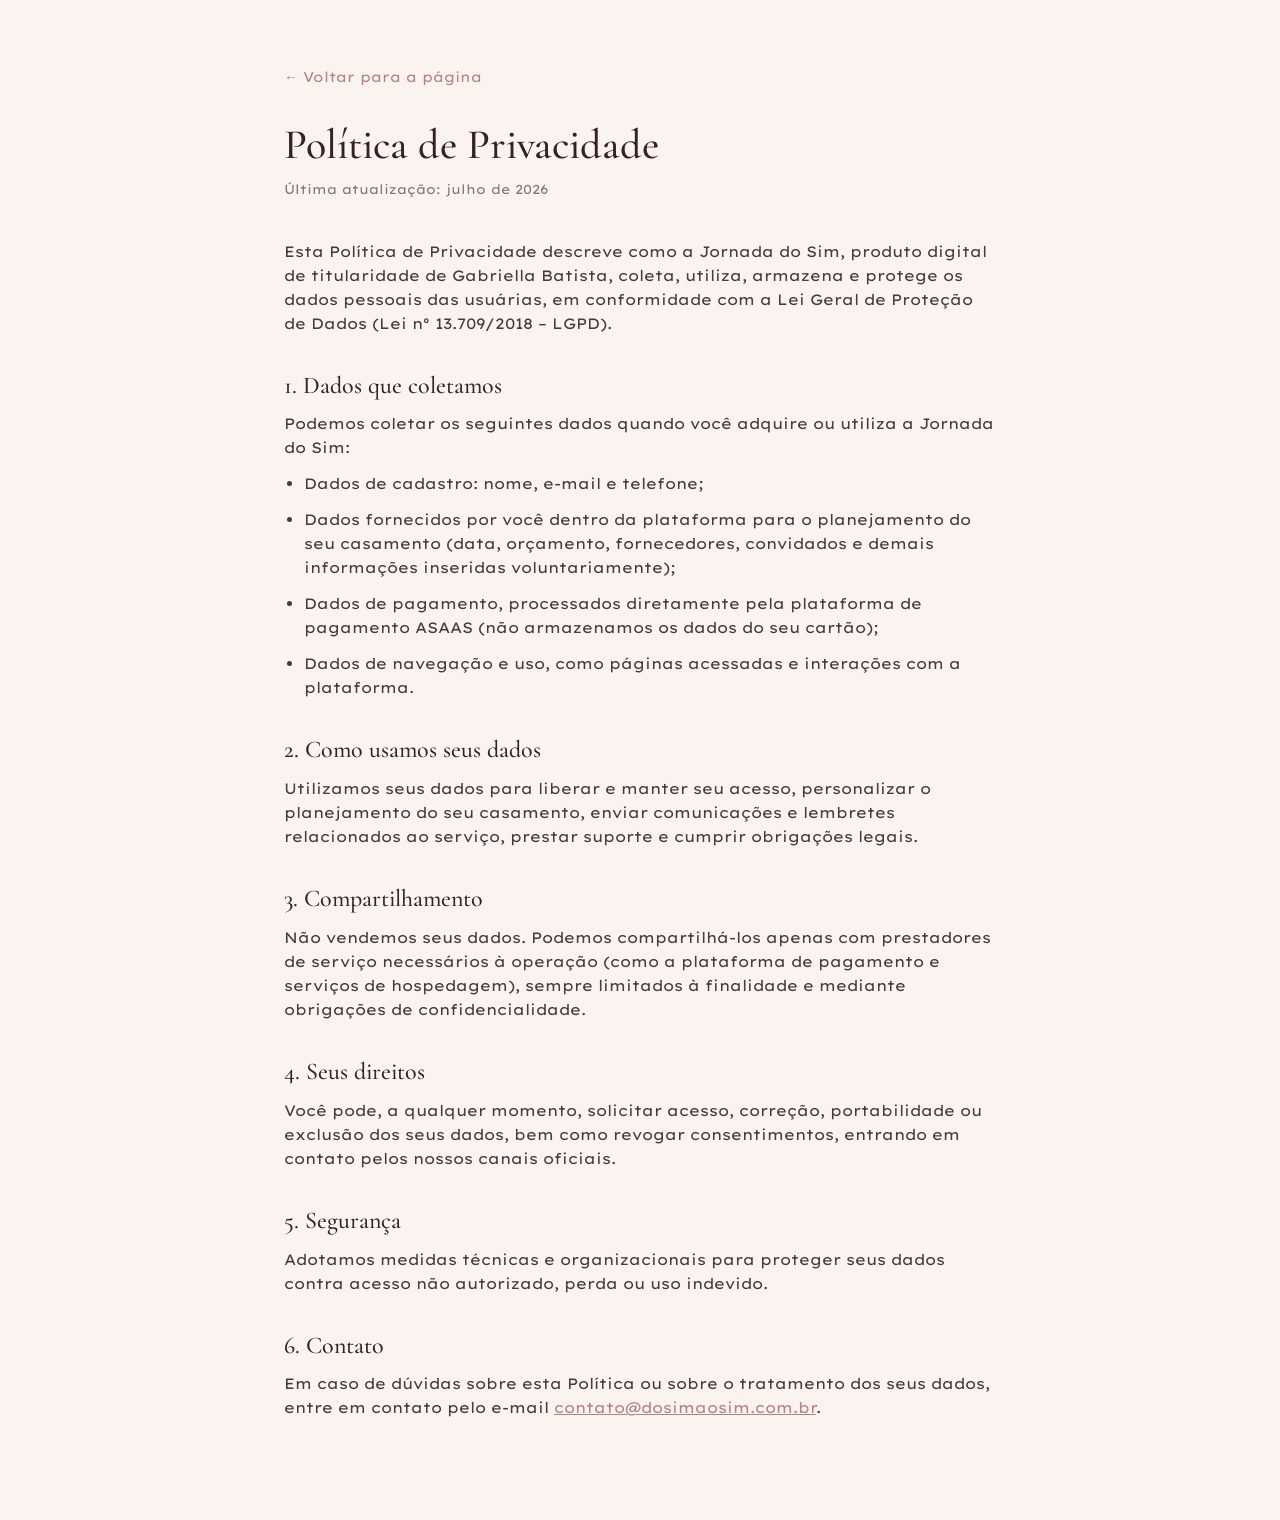
<file: privacidade.html>
<!DOCTYPE html>
<html lang="pt-BR">
<head>
<meta charset="UTF-8">
<meta name="viewport" content="width=device-width, initial-scale=1.0">
<title>Política de Privacidade — Jornada do Sim</title>
<link rel="icon" href="assets/img/monograma-rosa.png">
<link rel="preconnect" href="https://fonts.googleapis.com">
<link rel="preconnect" href="https://fonts.gstatic.com" crossorigin>
<link href="https://fonts.googleapis.com/css2?family=Cormorant+Garamond:wght@500;600&family=Lexend+Exa:wght@300;400;600&display=swap" rel="stylesheet">
<link rel="stylesheet" href="css/styles.css">
<style>
  .legal { max-width: 760px; margin: 0 auto; padding: 64px 24px 88px; }
  .legal h1 { font-size: clamp(30px, 4vw, 42px); margin-bottom: 8px; }
  .legal .updated { color: #8a7376; font-size: 13px; margin-bottom: 40px; }
  .legal h2 { font-size: 24px; margin: 36px 0 12px; }
  .legal p, .legal li { color: #4a3a3c; margin-bottom: 12px; font-size: 15px; }
  .legal ul { padding-left: 20px; }
  .legal a { color: var(--romance); }
  .legal .back { display: inline-block; margin-bottom: 32px; text-decoration: none; color: var(--romance); font-size: 14px; }
</style>
</head>
<body>
<div class="legal">
  <a href="index.html" class="back">← Voltar para a página</a>
  <h1>Política de Privacidade</h1>
  <p class="updated">Última atualização: julho de 2026</p>

  <p>Esta Política de Privacidade descreve como a Jornada do Sim, produto digital de titularidade de Gabriella Batista, coleta, utiliza, armazena e protege os dados pessoais das usuárias, em conformidade com a Lei Geral de Proteção de Dados (Lei nº 13.709/2018 – LGPD).</p>

  <h2>1. Dados que coletamos</h2>
  <p>Podemos coletar os seguintes dados quando você adquire ou utiliza a Jornada do Sim:</p>
  <ul>
    <li>Dados de cadastro: nome, e-mail e telefone;</li>
    <li>Dados fornecidos por você dentro da plataforma para o planejamento do seu casamento (data, orçamento, fornecedores, convidados e demais informações inseridas voluntariamente);</li>
    <li>Dados de pagamento, processados diretamente pela plataforma de pagamento ASAAS (não armazenamos os dados do seu cartão);</li>
    <li>Dados de navegação e uso, como páginas acessadas e interações com a plataforma.</li>
  </ul>

  <h2>2. Como usamos seus dados</h2>
  <p>Utilizamos seus dados para liberar e manter seu acesso, personalizar o planejamento do seu casamento, enviar comunicações e lembretes relacionados ao serviço, prestar suporte e cumprir obrigações legais.</p>

  <h2>3. Compartilhamento</h2>
  <p>Não vendemos seus dados. Podemos compartilhá-los apenas com prestadores de serviço necessários à operação (como a plataforma de pagamento e serviços de hospedagem), sempre limitados à finalidade e mediante obrigações de confidencialidade.</p>

  <h2>4. Seus direitos</h2>
  <p>Você pode, a qualquer momento, solicitar acesso, correção, portabilidade ou exclusão dos seus dados, bem como revogar consentimentos, entrando em contato pelos nossos canais oficiais.</p>

  <h2>5. Segurança</h2>
  <p>Adotamos medidas técnicas e organizacionais para proteger seus dados contra acesso não autorizado, perda ou uso indevido.</p>

  <h2>6. Contato</h2>
  <p>Em caso de dúvidas sobre esta Política ou sobre o tratamento dos seus dados, entre em contato pelo e-mail <a href="mailto:contato@dosimaosim.com.br">contato@dosimaosim.com.br</a>.</p>
</div>
</body>
</html>
</file>
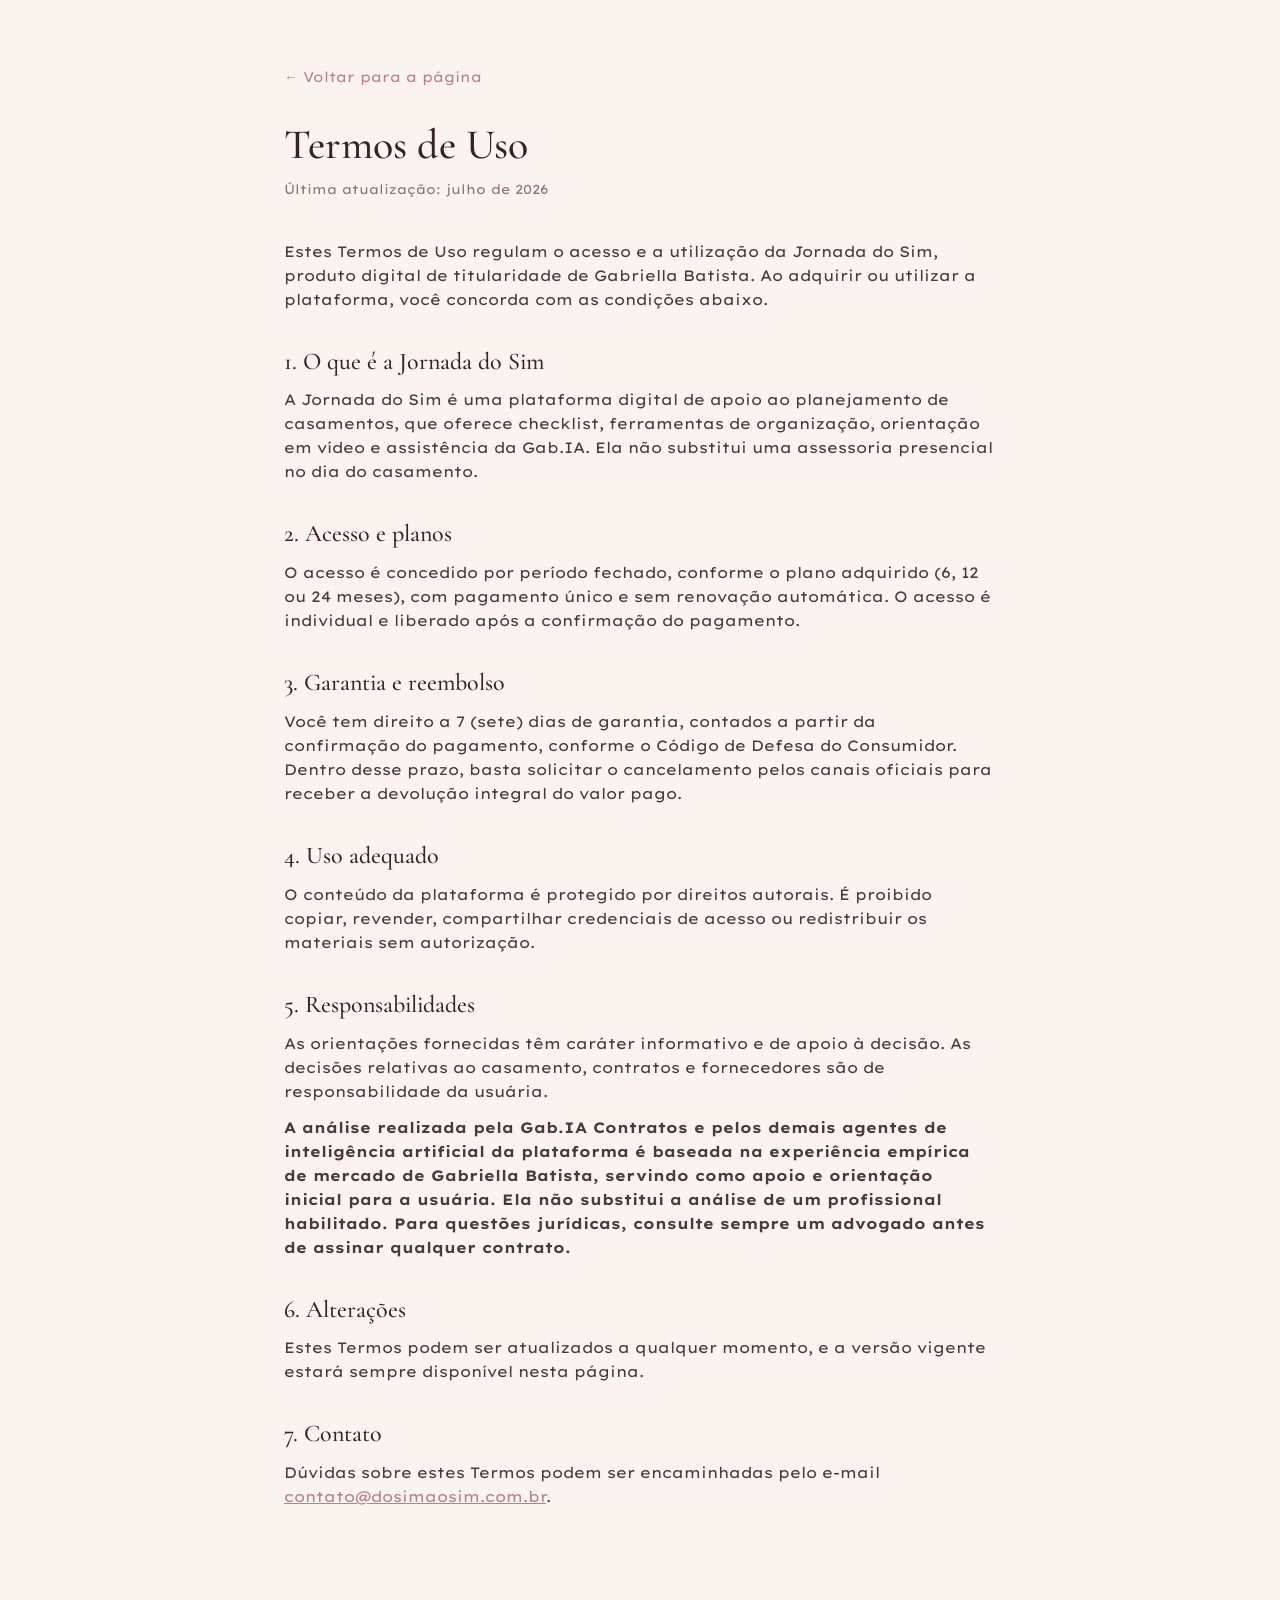
<file: termos.html>
<!DOCTYPE html>
<html lang="pt-BR">
<head>
<meta charset="UTF-8">
<meta name="viewport" content="width=device-width, initial-scale=1.0">
<title>Termos de Uso — Jornada do Sim</title>
<link rel="icon" href="assets/img/monograma-rosa.png">
<link rel="preconnect" href="https://fonts.googleapis.com">
<link rel="preconnect" href="https://fonts.gstatic.com" crossorigin>
<link href="https://fonts.googleapis.com/css2?family=Cormorant+Garamond:wght@500;600&family=Lexend+Exa:wght@300;400;600&display=swap" rel="stylesheet">
<link rel="stylesheet" href="css/styles.css">
<style>
  .legal { max-width: 760px; margin: 0 auto; padding: 64px 24px 88px; }
  .legal h1 { font-size: clamp(30px, 4vw, 42px); margin-bottom: 8px; }
  .legal .updated { color: #8a7376; font-size: 13px; margin-bottom: 40px; }
  .legal h2 { font-size: 24px; margin: 36px 0 12px; }
  .legal p, .legal li { color: #4a3a3c; margin-bottom: 12px; font-size: 15px; }
  .legal ul { padding-left: 20px; }
  .legal a { color: var(--romance); }
  .legal .back { display: inline-block; margin-bottom: 32px; text-decoration: none; color: var(--romance); font-size: 14px; }
</style>
</head>
<body>
<div class="legal">
  <a href="index.html" class="back">← Voltar para a página</a>
  <h1>Termos de Uso</h1>
  <p class="updated">Última atualização: julho de 2026</p>

  <p>Estes Termos de Uso regulam o acesso e a utilização da Jornada do Sim, produto digital de titularidade de Gabriella Batista. Ao adquirir ou utilizar a plataforma, você concorda com as condições abaixo.</p>

  <h2>1. O que é a Jornada do Sim</h2>
  <p>A Jornada do Sim é uma plataforma digital de apoio ao planejamento de casamentos, que oferece checklist, ferramentas de organização, orientação em vídeo e assistência da Gab.IA. Ela não substitui uma assessoria presencial no dia do casamento.</p>

  <h2>2. Acesso e planos</h2>
  <p>O acesso é concedido por período fechado, conforme o plano adquirido (6, 12 ou 24 meses), com pagamento único e sem renovação automática. O acesso é individual e liberado após a confirmação do pagamento.</p>

  <h2>3. Garantia e reembolso</h2>
  <p>Você tem direito a 7 (sete) dias de garantia, contados a partir da confirmação do pagamento, conforme o Código de Defesa do Consumidor. Dentro desse prazo, basta solicitar o cancelamento pelos canais oficiais para receber a devolução integral do valor pago.</p>

  <h2>4. Uso adequado</h2>
  <p>O conteúdo da plataforma é protegido por direitos autorais. É proibido copiar, revender, compartilhar credenciais de acesso ou redistribuir os materiais sem autorização.</p>

  <h2>5. Responsabilidades</h2>
  <p>As orientações fornecidas têm caráter informativo e de apoio à decisão. As decisões relativas ao casamento, contratos e fornecedores são de responsabilidade da usuária.</p>
  <p><strong>A análise realizada pela Gab.IA Contratos e pelos demais agentes de inteligência artificial da plataforma é baseada na experiência empírica de mercado de Gabriella Batista, servindo como apoio e orientação inicial para a usuária. Ela não substitui a análise de um profissional habilitado. Para questões jurídicas, consulte sempre um advogado antes de assinar qualquer contrato.</strong></p>

  <h2>6. Alterações</h2>
  <p>Estes Termos podem ser atualizados a qualquer momento, e a versão vigente estará sempre disponível nesta página.</p>

  <h2>7. Contato</h2>
  <p>Dúvidas sobre estes Termos podem ser encaminhadas pelo e-mail <a href="mailto:contato@dosimaosim.com.br">contato@dosimaosim.com.br</a>.</p>
</div>
</body>
</html>
</file>
<file: css/assessoria.css>
/* ==========================================================================
   CONSULTORIA INDIVIDUAL COM GABI
   Identidade visual alinhada com a tela "Consultoria com a Gabi" do App.
   Desenhada primeiro para o celular (mobile-first).
   ========================================================================== */

:root {
  /* Paleta observada na tela do App */
  --bg: #F8F2EE;              /* fundo creme-blush */
  --card-rose: #EBD9D6;       /* card rosa empoeirado */
  --card-rose-soft: #F1E4E1;  /* caixa interna, um tom mais claro */
  --card-white: #FFFFFF;
  --plum: #46323C;            /* títulos (ameixa amarronzado) */
  --romance: #B68282;         /* acentos, eyebrow, checks */
  --terracota: #A65A52;       /* preço + botão principal */
  --terracota-hover: #944e47;
  --texto: #6B595C;           /* corpo */
  --linha: rgba(70, 50, 60, 0.10);
  --sombra: 0 12px 34px rgba(70, 50, 60, 0.08);

  --font-titulo: 'EB Garamond', Georgia, serif;
  --font-corpo: 'Lexend', system-ui, sans-serif;

  --largura-max: 1000px;
  --raio-card: 22px;
  --raio-caixa: 16px;
  --raio-selo: 14px;
  --raio-btn: 12px;
}

* { box-sizing: border-box; margin: 0; padding: 0; }

html { scroll-behavior: smooth; }

body {
  font-family: var(--font-corpo);
  color: var(--texto);
  background: var(--bg);
  line-height: 1.65;
  -webkit-font-smoothing: antialiased;
  overflow-x: hidden;
}

img { max-width: 100%; display: block; }

.container {
  max-width: var(--largura-max);
  margin: 0 auto;
  padding: 0 20px;
}

.secao { padding: 40px 0; }

h1, h2, h3 {
  font-family: var(--font-titulo);
  color: var(--plum);
  font-weight: 600;
  line-height: 1.2;
}

em { font-style: italic; }
strong { font-weight: 600; color: var(--plum); }

.secao-titulo {
  font-size: clamp(24px, 6vw, 34px);
  margin-bottom: 14px;
}

.eyebrow {
  display: inline-block;
  font-family: var(--font-corpo);
  font-size: 12px;
  font-weight: 600;
  letter-spacing: 0.14em;
  text-transform: uppercase;
  color: var(--romance);
  margin-bottom: 10px;
}

.center { text-align: center; margin-left: auto; margin-right: auto; }
.nota { font-size: 13px; color: var(--romance); margin-top: 16px; }

/* --------------------------- Botões --------------------------- */
.btn {
  display: inline-block;
  font-family: var(--font-corpo);
  font-weight: 600;
  text-decoration: none;
  border-radius: var(--raio-btn);
  cursor: pointer;
  border: none;
  text-align: center;
  transition: transform 0.15s ease, box-shadow 0.15s ease, background 0.15s ease;
}

.btn-cta {
  background: var(--terracota);
  color: #fff;
  text-transform: uppercase;
  letter-spacing: 0.06em;
  padding: 16px 30px;
  font-size: 14px;
  box-shadow: 0 10px 26px rgba(166, 90, 82, 0.28);
}
.btn-cta:hover { background: var(--terracota-hover); transform: translateY(-2px); }

.btn-sm { padding: 10px 18px; font-size: 12px; box-shadow: none; }
.btn-full { display: block; width: 100%; }

/* --------------------------- Cabeçalho --------------------------- */
.site-header {
  position: sticky; top: 0; z-index: 50;
  background: rgba(248, 242, 238, 0.92);
  backdrop-filter: blur(8px);
  border-bottom: 1px solid var(--linha);
}
.header-inner {
  display: flex; align-items: center; justify-content: space-between;
  padding: 10px 20px;
}
.header-logo { height: 52px; width: auto; display: block; }

/* --------------------------- Hero --------------------------- */
.hero { padding: 28px 0 8px; }
.hero-grid { display: flex; flex-direction: column; gap: 24px; }
.hero-foto {
  border-radius: var(--raio-card);
  overflow: hidden;
  border: 1px solid var(--linha);
  box-shadow: var(--sombra);
  background: var(--card-rose);
}
.hero-foto img { width: 100%; }
.hero-texto { text-align: left; }
.hero h1 { font-size: clamp(28px, 8vw, 40px); margin-bottom: 10px; }
.hero-sub {
  font-family: var(--font-titulo);
  font-size: clamp(17px, 4.5vw, 21px);
  color: var(--romance);
  margin-bottom: 22px;
}
.hero .btn-cta { display: block; width: 100%; }
.selos {
  list-style: none;
  margin-top: 22px;
  display: flex; flex-direction: column; gap: 8px;
}
.selos li {
  position: relative; padding-left: 24px;
  font-size: 13px; color: var(--plum); font-weight: 500;
}
.selos li::before {
  content: '✓';
  position: absolute; left: 0; top: 0;
  color: var(--terracota); font-weight: 700;
}

/* --------------------------- Cards genéricos --------------------------- */
.card {
  border-radius: var(--raio-card);
  padding: 26px 22px;
}
.card-rose { background: var(--card-rose); }
.card-white {
  background: var(--card-white);
  border: 1px solid var(--linha);
  box-shadow: var(--sombra);
}
.card + .card { margin-top: 16px; }
.card p + p { margin-top: 12px; }

.intro-card p:first-child { color: var(--plum); font-family: var(--font-titulo); font-size: 19px; }

/* --------------------------- É pra você se... --------------------------- */
.dor-list { list-style: none; margin-top: 18px; display: flex; flex-direction: column; gap: 12px; }
.dor-list li {
  position: relative;
  padding: 14px 16px 14px 42px;
  background: var(--card-white);
  border: 1px solid var(--linha);
  border-radius: var(--raio-caixa);
  font-size: 14px;
}
.dor-list li::before {
  content: '';
  position: absolute; left: 18px; top: 50%; transform: translateY(-50%);
  width: 9px; height: 9px; border-radius: 50%;
  background: var(--romance);
}

/* --------------------------- Check box (o que conversar) --------------------------- */
.check-box {
  list-style: none;
  background: var(--card-rose-soft);
  border-radius: var(--raio-caixa);
  padding: 18px 20px;
  margin: 16px 0;
  display: flex; flex-direction: column; gap: 10px;
}
.check-box li {
  position: relative; padding-left: 26px;
  font-size: 14px; color: var(--plum);
}
.check-box li::before {
  content: '✓';
  position: absolute; left: 0; top: 0;
  color: var(--terracota); font-weight: 700;
}

/* --------------------------- Check list (o que você leva) --------------------------- */
.check-list { list-style: none; margin-top: 6px; display: flex; flex-direction: column; gap: 12px; }
.check-list li {
  position: relative; padding-left: 30px; font-size: 15px; color: #59474a;
}
.check-list li::before {
  content: '✓';
  position: absolute; left: 0; top: 1px;
  width: 20px; height: 20px; border-radius: 6px;
  background: var(--terracota); color: #fff;
  font-size: 12px; font-weight: 700;
  display: flex; align-items: center; justify-content: center;
}

/* --------------------------- Como funciona (passos) --------------------------- */
.passos { list-style: none; margin-top: 20px; display: flex; flex-direction: column; gap: 16px; }
.passo {
  padding-top: 22px;
  display: grid;
  grid-template-columns: auto 1fr;
  column-gap: 14px;
  align-items: center;
}
.passo-num {
  display: inline-flex; align-items: center; justify-content: center;
  width: 40px; height: 40px; flex-shrink: 0;
  border-radius: var(--raio-selo);
  background: var(--card-rose);
  color: var(--terracota);
  font-family: var(--font-titulo); font-size: 19px; font-weight: 600;
}
.passo h3 { font-size: 20px; }
.passo p { grid-column: 1 / -1; margin-top: 12px; font-size: 14px; }

/* --------------------------- Investimento --------------------------- */
.planos-grid { display: flex; flex-direction: column; gap: 16px; margin-top: 22px; }
.plano { display: flex; flex-direction: column; }
.plano-nome { font-size: 20px; margin-bottom: 8px; }
.plano p { font-size: 14px; }
.plano p.plano-preco {
  font-family: var(--font-titulo);
  font-size: 40px; font-weight: 600; line-height: 1;
  color: var(--terracota);
  margin-bottom: 6px;
}
.plano p.plano-linha { font-weight: 600; color: var(--plum); font-size: 14px; margin-bottom: 8px; }
.plano .btn-cta { margin-top: 20px; }

/* --------------------------- FAQ --------------------------- */
.faq-list { max-width: 720px; margin: 22px auto 0; }
.faq-item {
  background: var(--card-white);
  border: 1px solid var(--linha);
  border-radius: var(--raio-caixa);
  padding: 16px 20px;
  margin-bottom: 10px;
}
.faq-item summary {
  cursor: pointer;
  font-weight: 600; color: var(--plum);
  list-style: none;
  font-size: 15px;
  display: flex; justify-content: space-between; gap: 14px; align-items: center;
}
.faq-item summary::-webkit-details-marker { display: none; }
.faq-item summary::after {
  content: '+';
  font-family: var(--font-titulo); font-size: 22px; color: var(--terracota);
  line-height: 1; flex-shrink: 0;
}
.faq-item[open] summary::after { content: '–'; }
.faq-item p { margin-top: 12px; font-size: 14px; }

/* --------------------------- Chamada final --------------------------- */
.cta-final { text-align: left; }
.cta-icone {
  display: inline-flex; align-items: center; justify-content: center;
  width: 46px; height: 46px;
  border-radius: var(--raio-selo);
  background: var(--terracota);
  color: #fff;
  margin-bottom: 16px;
}
.cta-icone svg { width: 24px; height: 24px; }
.cta-final .btn-cta { margin-top: 20px; }

/* --------------------------- Rodapé --------------------------- */
.site-footer { padding: 40px 0 48px; border-top: 1px solid var(--linha); margin-top: 20px; }
.footer-inner { display: flex; flex-direction: column; align-items: center; gap: 10px; text-align: center; }
.footer-logo { width: 40px; opacity: 0.85; }
.assinatura {
  font-family: var(--font-titulo);
  font-size: 17px; font-style: italic; color: var(--romance);
}
.footer-mini { font-size: 12px; color: #9a888a; }
.footer-mini a { color: #7d6b6d; text-decoration: none; }
.footer-mini a:hover { text-decoration: underline; }

/* --------------------------- Movimento (aparecer ao rolar) --------------------------- */
.reveal { opacity: 0; transform: translateY(26px); transition: opacity 0.7s ease, transform 0.7s ease; }
.reveal.in-view { opacity: 1; transform: translateY(0); }

/* leve escalonamento dos itens dentro de listas/grades reveladas */
.reveal.in-view > * { animation: sobe 0.5s ease both; }
.reveal.in-view > *:nth-child(2) { animation-delay: 0.06s; }
.reveal.in-view > *:nth-child(3) { animation-delay: 0.12s; }
.reveal.in-view > *:nth-child(4) { animation-delay: 0.18s; }
.reveal.in-view > *:nth-child(5) { animation-delay: 0.24s; }
.reveal.in-view > *:nth-child(6) { animation-delay: 0.30s; }
.reveal.in-view > *:nth-child(7) { animation-delay: 0.36s; }
@keyframes sobe { from { opacity: 0; transform: translateY(12px); } to { opacity: 1; transform: translateY(0); } }

.card { transition: transform 0.25s ease, box-shadow 0.25s ease; }
.card-white:hover, .faq-item:hover { transform: translateY(-3px); }

/* batimento suave do coração na chamada final */
.cta-icone { animation: bate 2.6s ease-in-out infinite; }
@keyframes bate {
  0%, 100% { transform: scale(1); }
  12% { transform: scale(1.12); }
  24% { transform: scale(1); }
  36% { transform: scale(1.08); }
  48% { transform: scale(1); }
}

@media (prefers-reduced-motion: reduce) {
  .reveal, .reveal.in-view > *, .cta-icone { animation: none !important; transition: none !important; }
  .reveal { opacity: 1; transform: none; }
}


/* ==========================================================================
   TELAS GRANDES (tablet / computador) — a partir de 760px
   ========================================================================== */
@media (min-width: 760px) {
  .secao { padding: 56px 0; }
  .header-logo { height: 84px; margin: -14px 0; }

  .hero { padding: 44px 0 16px; }
  .hero-grid {
    flex-direction: row;
    align-items: center;
    gap: 44px;
  }
  .hero-foto { flex: 0 0 360px; }
  .hero .btn-cta { display: inline-block; width: auto; }
  .selos {
    flex-direction: row; flex-wrap: wrap;
    gap: 10px 22px;
  }

  .intro-card { font-size: 16px; }
  .intro-card p:first-child { font-size: 21px; }

  .dor-list {
    display: grid;
    grid-template-columns: 1fr 1fr;
    gap: 14px;
  }

  .passos {
    display: grid;
    grid-template-columns: 1fr 1fr;
    gap: 18px;
  }

  .check-box { display: grid; grid-template-columns: 1fr 1fr; gap: 12px 24px; }

  .planos-grid {
    flex-direction: row;
    align-items: stretch;
    max-width: 760px;
    margin-left: auto; margin-right: auto;
  }
  .plano { flex: 1; }

  .card { padding: 32px 30px; }
  .cta-final { text-align: center; }
  .cta-final .btn-cta { display: inline-block; width: auto; min-width: 320px; }
}
</file>
<file: css/styles.css>
:root {
  --ameixa: #362125;
  --romance: #B68282;
  --romance-light: #C09F9D;
  --clareza: #DEEDF1;
  --paz: #FBF3EF;
  --dourado: #C9A76A;
  --branco: #FFFFFF;
  --texto: #3A2E30;

  --font-display: 'Cormorant Garamond', serif;
  --font-body: 'Lexend Exa', sans-serif;

  --max-width: 1180px;
}

* { box-sizing: border-box; margin: 0; padding: 0; }

html { scroll-behavior: smooth; }

body {
  font-family: var(--font-body);
  color: var(--texto);
  background: var(--paz);
  line-height: 1.6;
  -webkit-font-smoothing: antialiased;
  overflow-x: hidden;
}

img { max-width: 100%; display: block; }

.container {
  max-width: var(--max-width);
  margin: 0 auto;
  padding: 0 24px;
}

h1, h2, h3 {
  font-family: var(--font-display);
  color: var(--ameixa);
  font-weight: 500;
  line-height: 1.2;
}

em { font-style: italic; }

.section-title {
  font-size: clamp(28px, 4vw, 42px);
  margin-bottom: 16px;
}

.section-sub {
  max-width: 620px;
  color: #6b5457;
  margin-bottom: 48px;
}

.center { text-align: center; margin-left: auto; margin-right: auto; }

.eyebrow {
  display: inline-block;
  font-family: var(--font-body);
  font-size: 13px;
  font-weight: 600;
  letter-spacing: 0.08em;
  text-transform: uppercase;
  color: var(--romance);
  margin-bottom: 16px;
}

section { padding: 88px 0; }

/* ---------- Buttons ---------- */
.btn {
  display: inline-block;
  font-family: var(--font-body);
  font-weight: 600;
  text-decoration: none;
  border-radius: 4px;
  transition: transform 0.15s ease, box-shadow 0.15s ease;
  cursor: pointer;
  border: none;
  text-align: center;
}

.btn-primary {
  background: linear-gradient(135deg, var(--romance), var(--ameixa));
  color: var(--branco);
  box-shadow: 0 8px 24px rgba(54, 33, 37, 0.25);
}
.btn-primary:hover { transform: translateY(-2px); box-shadow: 0 12px 28px rgba(54, 33, 37, 0.3); }

.btn-outline {
  background: transparent;
  color: var(--ameixa);
  border: 1.5px solid var(--romance);
}
.btn-outline:hover { background: var(--romance); color: var(--branco); }

.btn-large { padding: 18px 36px; font-size: 16px; }
.btn-small { padding: 10px 20px; font-size: 14px; }
.btn-full { display: block; width: 100%; padding: 16px; font-size: 15px; }

/* ---------- Header ---------- */
.site-header {
  position: sticky; top: 0; z-index: 50;
  background: rgba(251,243,239,0.9); backdrop-filter: blur(8px);
  border-bottom: 1px solid rgba(54,33,37,0.08);
}
.header-inner { display: flex; align-items: center; justify-content: space-between; padding: 8px 24px; }
.header-logo { height: 120px; width: auto; margin: -24px 0; }

/* ---------- Hero ---------- */
.hero {
  position: relative;
  padding: 80px 0 72px;
  background: linear-gradient(160deg, var(--paz) 0%, var(--clareza) 60%, var(--romance-light) 140%);
  overflow: hidden;
}
.hero-faixa { position: absolute; opacity: 0.3; z-index: 1; pointer-events: none; }
.hero-faixa-1 { top: -4%; right: -6%; width: 40%; animation: drift 12s ease-in-out infinite; }
.hero-faixa-2 { bottom: -8%; left: -8%; width: 38%; animation: drift 14s ease-in-out infinite reverse; }
@keyframes drift { 0%,100% { transform: translateY(0) rotate(0deg); } 50% { transform: translateY(-14px) rotate(3deg); } }
.hero-centered { position: relative; z-index: 2; max-width: 780px; text-align: center; }
.hero-monograma { width: 64px; margin: 0 auto 24px; opacity: 0.9; }
.hero-centered h1 { font-size: clamp(34px, 5vw, 56px); margin-bottom: 22px; }
.hero-sub { font-size: 18px; color: #6b5457; max-width: 560px; margin: 0 auto 32px; }
.hero-trust { list-style: none; display: flex; flex-wrap: wrap; justify-content: center; gap: 24px; margin-top: 28px; font-size: 14px; color: var(--ameixa); font-weight: 500; }

/* ---------- Marquee (benefits text) ---------- */
.benefits-marquee { padding: 0; background: var(--ameixa); overflow: hidden; }
.marquee { display: flex; width: max-content; }
.marquee-track {
  display: flex; align-items: center; white-space: nowrap;
  padding: 20px 0; font-family: var(--font-display); font-size: 22px; color: var(--clareza);
  animation: marquee-scroll 42s linear infinite;
}
.marquee-track span { padding: 0 4px; }
.marquee-sep { color: var(--romance); padding: 0 22px !important; }
.benefits-marquee:hover .marquee-track { animation-play-state: paused; }
@keyframes marquee-scroll { from { transform: translateX(0); } to { transform: translateX(-100%); } }

/* ---------- How it works ---------- */
.how-it-works { background: var(--branco); }
.steps-grid { display: grid; grid-template-columns: repeat(auto-fit, minmax(240px, 1fr)); gap: 32px; margin-top: 24px; }
.step-card { text-align: center; padding: 0 16px; }
.step-number {
  display: inline-flex; align-items: center; justify-content: center; width: 56px; height: 56px;
  border-radius: 50%; background: linear-gradient(135deg, var(--romance), var(--romance-light));
  color: var(--branco); font-family: var(--font-display); font-size: 24px; margin-bottom: 20px; transition: transform 0.25s ease;
}
.step-card:hover .step-number { transform: scale(1.08); }
.step-card h3 { margin-bottom: 10px; font-size: 22px; }
.step-card p { color: #6b5457; font-size: 15px; }

/* ---------- Demo Visual ---------- */
.demo-visual { background: linear-gradient(160deg, var(--paz), var(--clareza)); }
.demo-visual-grid { display: grid; grid-template-columns: 1fr 1fr; gap: 56px; align-items: center; }
.demo-questions { list-style: none; display: flex; flex-direction: column; gap: 14px; }
.demo-questions li {
  font-family: var(--font-display); font-size: 21px; font-style: italic; color: var(--ameixa);
  padding-left: 28px; position: relative;
}
.demo-questions li::before { content: '?'; position: absolute; left: 0; color: var(--romance); font-weight: 600; }
.demo-visual-media { display: flex; justify-content: center; }
.video-placeholder {
  width: 100%; max-width: 340px; aspect-ratio: 3/4; border-radius: 14px;
  background: linear-gradient(160deg, var(--romance-light), var(--romance));
  display: flex; flex-direction: column; align-items: center; justify-content: center; gap: 10px;
  color: var(--branco); box-shadow: 0 24px 50px rgba(54,33,37,0.25);
}
.video-placeholder-icon { font-size: 40px; opacity: 0.9; }
.video-placeholder p { font-family: var(--font-display); font-size: 22px; }
.video-placeholder small { font-size: 12px; letter-spacing: 0.08em; text-transform: uppercase; opacity: 0.8; }

/* ---------- Features ---------- */
.features-grid { display: grid; grid-template-columns: repeat(auto-fit, minmax(280px, 1fr)); gap: 28px; margin-top: 32px; }
.feature-item { border-left: 3px solid var(--romance); padding-left: 20px; }
.feature-item h3 { font-size: 19px; margin-bottom: 8px; font-weight: 700; }
.feature-item p { color: #6b5457; font-size: 14px; }

/* ---------- Photo marquee ---------- */
.gallery { background: var(--branco); padding-bottom: 88px; }
.photo-marquee { overflow: hidden; width: 100%; margin-top: 40px; display: flex; }
.photo-marquee-track {
  display: flex; gap: 20px; padding-right: 20px; flex: 0 0 auto;
  animation: marquee-scroll 46s linear infinite;
}
.photo-marquee:hover .photo-marquee-track { animation-play-state: paused; }
.photo-marquee-item { width: 300px; height: 400px; object-fit: cover; border-radius: 10px; flex: 0 0 auto; }

/* ---------- About ---------- */
.about { background: linear-gradient(160deg, var(--clareza) 0%, var(--paz) 100%); }
.about-grid { display: grid; grid-template-columns: 0.85fr 1.15fr; gap: 56px; align-items: center; margin-bottom: 56px; }
.about-photo-wrap {
  position: relative; border-radius: 16px; overflow: hidden;
  background: var(--paz);
  box-shadow: 0 30px 60px rgba(54,33,37,0.22); padding: 0;
}
.about-photo { width: 100%; border-radius: 16px; display: block; }
.about-copy p { margin-bottom: 16px; color: #4a3a3c; }
.about-stats-grid {
  display: grid; grid-template-columns: repeat(6, 1fr); gap: 20px;
  padding: 36px 0; border-top: 1px solid rgba(54,33,37,0.12); border-bottom: 1px solid rgba(54,33,37,0.12);
}
.about-stat { text-align: center; }
.about-stat strong { display: block; font-family: var(--font-display); font-size: 24px; color: var(--romance); margin-bottom: 6px; line-height: 1.15; }
.about-stat span { font-size: 12px; color: #6b5457; line-height: 1.4; display: block; }
.about-stat a { color: var(--romance); text-decoration: none; }
.about-stat a:hover { text-decoration: underline; }
.about-quote { text-align: center; max-width: 620px; margin: 40px auto 0; }
.about-quote p { font-family: var(--font-display); font-style: italic; font-size: clamp(22px, 3vw, 30px); color: var(--ameixa); margin-bottom: 12px; }
.about-quote cite { font-style: normal; font-size: 14px; color: var(--romance); font-weight: 600; }

/* ---------- Testimonials ---------- */
.testimonials { background: var(--branco); }
.testimonial-marquee { overflow: hidden; width: 100%; margin-bottom: 20px; display: flex; }
.testimonial-marquee-track {
  display: flex; gap: 20px; padding-right: 20px; flex: 0 0 auto;
  animation: marquee-scroll 120s linear infinite;
}
.testimonial-marquee-track.reverse { animation-direction: reverse; }
.testimonial-marquee:hover .testimonial-marquee-track { animation-play-state: paused; }
.tm-card {
  flex: 0 0 340px; width: 340px; background: var(--paz); border-radius: 10px; padding: 26px;
  box-shadow: 0 8px 24px rgba(54,33,37,0.06);
}
.tm-card p { font-size: 14px; color: #4a3a3c; margin-bottom: 14px; }
.tm-card cite { font-style: normal; font-weight: 600; font-size: 14px; color: var(--romance); font-family: var(--font-display); font-size: 17px; }

/* ---------- Video testimonials ---------- */
.video-testimonials { background: linear-gradient(160deg, var(--paz), var(--clareza)); }
.video-testimonials .section-title { max-width: 820px; font-style: italic; }
.video-grid { display: grid; grid-template-columns: repeat(2, minmax(0, 340px)); gap: 32px; justify-content: center; margin-top: 40px; }
.video-card { border-radius: 14px; overflow: hidden; box-shadow: 0 24px 50px rgba(54,33,37,0.22); background: var(--ameixa); }
.video-card video { width: 100%; height: auto; display: block; aspect-ratio: 9/16; object-fit: cover; }

/* ---------- Pricing ---------- */
.pricing { background: var(--branco); }
.pricing-grid { display: grid; grid-template-columns: repeat(3, 1fr); gap: 24px; margin-top: 32px; align-items: start; }
.price-card {
  position: relative; background: var(--paz); border-radius: 14px; padding: 32px 26px;
  border: 1px solid rgba(54,33,37,0.08);
}
.price-card-featured {
  background: linear-gradient(170deg, #fff, var(--clareza));
  border: 2px solid var(--romance); box-shadow: 0 24px 50px rgba(54,33,37,0.14);
}
.price-badge {
  position: absolute; top: -13px; left: 50%; transform: translateX(-50%);
  background: var(--romance); color: var(--branco); font-size: 11px; font-weight: 600;
  letter-spacing: 0.06em; text-transform: uppercase; padding: 6px 16px; border-radius: 20px; white-space: nowrap;
}
.price-name { font-size: 26px; margin-bottom: 16px; text-transform: uppercase; letter-spacing: 0.02em; }
.price-value { margin-bottom: 24px; }
.price-installment { display: block; font-family: var(--font-display); font-size: 30px; color: var(--ameixa); font-weight: 600; }
.price-cash { display: block; font-size: 13px; color: #6b5457; margin-top: 4px; }
.price-economy { display: inline-block; margin-top: 10px; background: var(--dourado); color: var(--branco); font-size: 12px; font-weight: 600; padding: 4px 12px; border-radius: 20px; }
.price-features { list-style: none; margin-bottom: 28px; }
.price-features li { font-size: 13px; color: #4a3a3c; padding: 7px 0 7px 24px; position: relative; border-bottom: 1px solid rgba(54,33,37,0.06); }
.price-features li::before { content: '✓'; position: absolute; left: 0; width: 18px; text-align: center; color: var(--romance); font-weight: 700; }
.price-features .price-plus { color: var(--ameixa); font-weight: 500; }
.price-features .price-plus::before { content: '+'; }

/* ---------- FAQ ---------- */
.faq-list { max-width: 720px; margin: 32px auto 0; }
.faq-item { background: var(--branco); border-radius: 8px; padding: 20px 24px; margin-bottom: 12px; box-shadow: 0 4px 14px rgba(54,33,37,0.04); }
.faq-item summary { cursor: pointer; font-weight: 600; color: var(--ameixa); list-style: none; font-size: 15px; }
.faq-item summary::-webkit-details-marker { display: none; }
.faq-item summary::after { content: '+'; float: right; font-family: var(--font-display); font-size: 22px; color: var(--romance); }
.faq-item[open] summary::after { content: '–'; }
.faq-item p { margin-top: 14px; color: #6b5457; font-size: 15px; }

/* ---------- Final CTA ---------- */
.final-cta { text-align: center; background: var(--ameixa); color: var(--branco); }
.final-cta h2 { color: var(--clareza); margin-bottom: 16px; font-size: clamp(28px, 3.8vw, 42px); }
.final-cta p { max-width: 560px; margin: 0 auto 32px; opacity: 0.85; }

/* ---------- Chat widget ---------- */
.chat-widget { position: fixed; bottom: 24px; right: 24px; z-index: 120; }
.chat-toggle {
  display: flex; align-items: center; gap: 8px; padding: 14px 22px; border-radius: 40px;
  background: linear-gradient(135deg, var(--romance), var(--ameixa)); color: var(--branco);
  border: none; cursor: pointer; box-shadow: 0 12px 30px rgba(54,33,37,0.35); font-family: var(--font-body); font-weight: 600; font-size: 14px;
}
.chat-toggle-icon { font-size: 16px; }
.chat-panel {
  position: absolute; bottom: 64px; right: 0; width: 340px; max-width: calc(100vw - 48px);
  background: var(--branco); border-radius: 14px; overflow: hidden; box-shadow: 0 24px 60px rgba(54,33,37,0.3);
  display: flex; flex-direction: column; max-height: 70vh;
}
.chat-panel[hidden] { display: none; }
.chat-header { background: var(--ameixa); color: var(--branco); padding: 14px 18px; font-size: 13px; display: flex; justify-content: space-between; align-items: center; gap: 12px; }
.chat-close { background: none; border: none; color: var(--branco); font-size: 22px; cursor: pointer; line-height: 1; }
.chat-messages { flex: 1; overflow-y: auto; padding: 16px; display: flex; flex-direction: column; gap: 10px; }
.chat-msg { max-width: 85%; padding: 10px 14px; border-radius: 12px; font-size: 14px; line-height: 1.45; }
.chat-msg.bot { background: var(--paz); color: var(--texto); align-self: flex-start; border-bottom-left-radius: 3px; }
.chat-msg.user { background: var(--romance); color: var(--branco); align-self: flex-end; border-bottom-right-radius: 3px; }
.chat-suggestions { display: flex; flex-direction: column; gap: 8px; padding: 14px 16px 18px; border-top: 1px solid rgba(54,33,37,0.08); margin-top: 4px; }
.chat-suggestion { font-family: var(--font-body); font-size: 13px; padding: 9px 14px; border-radius: 16px; border: 1px solid rgba(54,33,37,0.15); background: var(--branco); color: var(--ameixa); cursor: pointer; text-align: left; }
.chat-suggestion:hover { background: var(--clareza); }

/* ---------- Footer ---------- */
.site-footer { background: var(--ameixa); padding: 32px 0; border-top: 1px solid rgba(255,255,255,0.1); }
.footer-inner { display: flex; flex-direction: column; align-items: center; gap: 16px; }
.footer-logo { height: 32px; opacity: 0.85; }
.footer-inner p { font-size: 13px; color: rgba(255,255,255,0.6); }
.footer-inner a { color: rgba(255,255,255,0.85); text-decoration: none; }
.footer-inner a:hover { text-decoration: underline; }

/* ---------- Checkout ---------- */
.checkout-hero { padding: 64px 0 24px; background: linear-gradient(160deg, var(--paz) 0%, var(--clareza) 100%); }
.checkout-section { padding-top: 16px; }
.plan-tabs { display: flex; gap: 12px; justify-content: center; flex-wrap: wrap; margin-bottom: 32px; }
.plan-tab {
  font-family: var(--font-body); background: var(--branco); border: 1.5px solid rgba(54,33,37,0.15);
  border-radius: 10px; padding: 14px 26px; cursor: pointer; color: var(--ameixa); font-weight: 600;
  text-align: center; transition: transform 0.15s ease, box-shadow 0.15s ease, border-color 0.15s ease;
}
.plan-tab:hover { transform: translateY(-2px); }
.plan-tab small { display: block; font-weight: 400; color: #6b5457; margin-top: 4px; }
.plan-tab.is-active {
  border-color: var(--romance); background: linear-gradient(135deg, var(--romance), var(--ameixa));
  color: var(--branco); box-shadow: 0 8px 20px rgba(54,33,37,0.2);
}
.plan-tab.is-active small { color: rgba(255,255,255,0.85); }
.checkout-layout { display: grid; grid-template-columns: 1.4fr 1fr; gap: 32px; align-items: start; }

.checkout-form { background: var(--branco); border-radius: 16px; padding: 32px; box-shadow: 0 20px 50px rgba(54,33,37,0.12); }
.form-section { margin-bottom: 28px; }
.form-section-title { font-size: 20px; margin-bottom: 16px; }
.form-section-subtitle { font-size: 13px; color: #6b5457; margin: -10px 0 16px; }
.form-group { margin-bottom: 16px; }
.form-row { display: grid; grid-template-columns: repeat(auto-fit, minmax(120px, 1fr)); gap: 16px; }
.form-group label { display: block; font-size: 13px; font-weight: 600; color: var(--ameixa); margin-bottom: 6px; }
.form-group input, .form-group select {
  width: 100%; padding: 12px 14px; border-radius: 8px; border: 1.5px solid rgba(54,33,37,0.15);
  font-family: var(--font-body); font-size: 14px; color: var(--texto); background: var(--paz);
  transition: border-color 0.15s ease, background 0.15s ease;
}
.form-group input:focus, .form-group select:focus { outline: none; border-color: var(--romance); background: var(--branco); }

.payment-toggle { display: flex; gap: 12px; margin-bottom: 20px; }
.payment-option {
  flex: 1; padding: 14px; border-radius: 10px; border: 1.5px solid rgba(54,33,37,0.15);
  background: var(--paz); color: var(--ameixa); font-family: var(--font-body); font-weight: 600;
  cursor: pointer; text-align: center; transition: all 0.15s ease;
}
.payment-option.is-active {
  border-color: var(--romance); background: linear-gradient(135deg, var(--romance), var(--ameixa)); color: var(--branco);
}
.payment-fields[hidden] { display: none; }
.pix-note { background: var(--clareza); border-radius: 10px; padding: 16px; font-size: 14px; color: #4a3a3c; }

.checkout-submit { margin-top: 4px; }
.checkout-form-note { text-align: center; font-size: 12px; color: #b5807e; margin-top: 10px; }

.order-summary { background: linear-gradient(160deg, var(--clareza), var(--paz)); border-radius: 16px; padding: 28px; position: sticky; top: 100px; }
.order-summary-plan { display: flex; flex-direction: column; gap: 4px; padding-bottom: 16px; margin-bottom: 16px; border-bottom: 1px solid rgba(54,33,37,0.12); }
.order-summary-plan strong { font-family: var(--font-display); font-size: 20px; color: var(--ameixa); }
.order-summary-plan span { font-size: 13px; color: #6b5457; }
.order-summary-list { list-style: none; margin-bottom: 16px; }
.order-summary-list li { font-size: 13px; color: #4a3a3c; padding: 6px 0 6px 22px; position: relative; }
.order-summary-list li::before { content: '✓'; position: absolute; left: 0; width: 18px; text-align: center; color: var(--romance); font-weight: 700; }
.order-summary-bonus { list-style: none; margin-bottom: 20px; padding-top: 16px; border-top: 1px dashed rgba(54,33,37,0.15); }
.order-summary-bonus li { font-size: 13px; color: var(--ameixa); font-weight: 500; padding: 6px 0 6px 22px; position: relative; }
.order-summary-bonus li::before { content: '+'; position: absolute; left: 0; width: 18px; text-align: center; color: var(--romance); font-weight: 700; }
.order-summary-coupon { margin-bottom: 20px; padding-bottom: 20px; border-bottom: 1px solid rgba(54,33,37,0.12); }
.order-summary-coupon label { display: block; font-size: 13px; font-weight: 600; color: var(--ameixa); margin-bottom: 8px; }
.order-summary-coupon-row { display: flex; gap: 8px; }
.order-summary-coupon-row input {
  flex: 1; min-width: 0; padding: 10px 12px; border-radius: 8px; border: 1.5px solid rgba(54,33,37,0.15);
  font-family: var(--font-body); font-size: 13px; color: var(--texto); background: var(--branco);
}
.order-summary-coupon-row input:focus { outline: none; border-color: var(--romance); }
.order-summary-total { display: flex; justify-content: space-between; align-items: center; padding-top: 4px; font-weight: 600; color: var(--ameixa); }
.order-summary-total strong { font-family: var(--font-display); font-size: 24px; }

.checkout-trust { list-style: none; display: flex; flex-wrap: wrap; justify-content: center; gap: 24px; margin-top: 28px; font-size: 14px; color: var(--ameixa); font-weight: 500; }

@media (max-width: 860px) {
  .checkout-layout { grid-template-columns: 1fr; }
  .order-summary { position: static; order: -1; }
}

/* ---------- Scroll reveal ---------- */
.reveal { opacity: 0; transform: translateY(28px); transition: opacity 0.7s ease, transform 0.7s ease; }
.reveal.in-view { opacity: 1; transform: translateY(0); }
.feature-item, .tm-card, .price-card, .step-card { transition: transform 0.25s ease, box-shadow 0.25s ease; }
.tm-card:hover, .price-card:hover { transform: translateY(-4px); }

/* ---------- Responsive ---------- */
@media (max-width: 920px) {
  .about-stats-grid { grid-template-columns: repeat(3, 1fr); gap: 24px; }
}
@media (max-width: 860px) {
  section { padding: 64px 0; }
  .demo-visual-grid { grid-template-columns: 1fr; gap: 36px; }
  .about-grid { grid-template-columns: 1fr; }
  .about-photo-wrap { max-width: 340px; margin: 0 auto; }
  .pricing-grid { grid-template-columns: 1fr; max-width: 420px; margin-left: auto; margin-right: auto; }
  .video-grid { grid-template-columns: minmax(0, 320px); }
  .marquee-track { font-size: 18px; }
}
@media (max-width: 600px) {
  .header-logo { height: 84px; margin: -16px 0; }
  .about-stats-grid { grid-template-columns: repeat(2, 1fr); }
  .photo-marquee-item { width: 220px; height: 300px; }
  .tm-card { flex-basis: 280px; width: 280px; }
  .diagnostico-option { padding: 14px 18px; font-size: 15px; }
  .diagnostico-step h2 { font-size: 22px; }
}
</file>
<file: css/consultoria-v2.css>
/* ==========================================================================
   CONSULTORIA INDIVIDUAL COM GABI — versão 2
   Mesma identidade do App (cores, fontes, cards arredondados, botão terracota),
   com mais ritmo visual e movimento. Desenhada primeiro para o celular.
   ========================================================================== */

:root {
  --bg: #F8F2EE;
  --card-rose: #EBD9D6;
  --card-rose-soft: #F1E4E1;
  --plum: #46323C;
  --romance: #B68282;
  --rose-light: #D9A9A3;
  --rose-text: #8C4F49;   /* rosa mais escuro para textos pequenos (contraste AA) */
  --terracota: #A65A52;
  --terracota-hover: #944e47;
  --ameixa: #362125;
  --ameixa-deep: #2a181c;
  --creme: #F3E7E2;
  --dourado: #C9A76A;
  --texto: #6B595C;
  --linha: rgba(70, 50, 60, 0.10);
  --sombra: 0 12px 34px rgba(70, 50, 60, 0.08);
  --sombra-forte: 0 28px 60px rgba(70, 50, 60, 0.22);

  --font-titulo: 'EB Garamond', Georgia, serif;
  --font-corpo: 'Lexend', system-ui, sans-serif;

  --largura-max: 1080px;
  --raio-card: 22px;
  --raio-btn: 12px;
  --arco: 50% 50% 28px 28px / 40% 40% 28px 28px;
}

* { box-sizing: border-box; margin: 0; padding: 0; }
html { scroll-behavior: smooth; }

body {
  font-family: var(--font-corpo);
  color: var(--texto);
  background: var(--bg);
  line-height: 1.65;
  -webkit-font-smoothing: antialiased;
  overflow-x: hidden;
}

img { max-width: 100%; display: block; }
.container { max-width: var(--largura-max); margin: 0 auto; padding: 0 20px; }
.secao { padding: 52px 0; }

h1, h2, h3 { font-family: var(--font-titulo); color: var(--plum); font-weight: 600; line-height: 1.15; }
strong { font-weight: 600; color: var(--plum); }

.secao-titulo { font-size: clamp(26px, 6.6vw, 40px); margin-bottom: 14px; }
.eyebrow {
  display: inline-block; font-size: 12px; font-weight: 600;
  letter-spacing: 0.14em; text-transform: uppercase;
  color: var(--rose-text); margin-bottom: 10px;
}
.eyebrow-light { color: var(--rose-light); }
.center { text-align: center; display: block; }
.nota { font-size: 13px; color: var(--rose-text); margin-top: 18px; }

/* --------------------------- Botões --------------------------- */
.btn {
  position: relative; overflow: hidden;
  display: inline-block; font-family: var(--font-corpo); font-weight: 600;
  text-decoration: none; border-radius: var(--raio-btn); cursor: pointer; border: none;
  text-align: center; text-transform: uppercase; letter-spacing: 0.06em;
  transition: transform 0.15s ease, box-shadow 0.15s ease, background 0.15s ease;
}
.btn-cta { background: var(--terracota); color: #fff; padding: 16px 30px; font-size: 14px; box-shadow: 0 10px 26px rgba(166, 90, 82, 0.28); }
.btn-cta:hover { background: var(--terracota-hover); transform: translateY(-2px); }
.btn-light { background: var(--creme); color: var(--plum); padding: 16px 30px; font-size: 14px; box-shadow: 0 12px 30px rgba(0, 0, 0, 0.25); }
.btn-light:hover { transform: translateY(-2px); background: #fff; }
.btn-sm { padding: 10px 18px; font-size: 12px; box-shadow: none; }
.btn-large { padding: 17px 32px; }
.btn-full { display: block; width: 100%; }
/* brilho que passa pelo botão */
.btn::after {
  content: ''; position: absolute; top: 0; left: -80%; width: 50%; height: 100%;
  background: linear-gradient(100deg, transparent, rgba(255, 255, 255, 0.35), transparent);
  transform: skewX(-20deg); transition: left 0.6s ease;
}
.btn:hover::after { left: 130%; }

/* --------------------------- Barra de progresso --------------------------- */
.progress {
  position: fixed; top: 0; left: 0; right: 0; height: 3px; z-index: 100;
  background: linear-gradient(90deg, var(--terracota), var(--romance));
  transform-origin: left; transform: scaleX(0);
}

/* --------------------------- Cabeçalho --------------------------- */
.site-header {
  position: sticky; top: 0; z-index: 50;
  background: rgba(248, 242, 238, 0.9); backdrop-filter: blur(8px);
  border-bottom: 1px solid var(--linha);
}
.header-inner { display: flex; align-items: center; justify-content: space-between; padding: 10px 20px; }
.header-logo { height: 52px; width: auto; }

/* --------------------------- Hero --------------------------- */
.hero {
  position: relative; overflow: hidden; padding: 34px 0 54px;
  background: linear-gradient(165deg, var(--bg) 0%, #F4E6E2 100%);
}
.hero-faixa { position: absolute; opacity: 0.28; z-index: 1; pointer-events: none; }
.hero-faixa-1 { top: -4%; right: -22%; width: 70%; animation: drift 14s ease-in-out infinite; }
.hero-faixa-2 { bottom: -6%; left: -26%; width: 66%; animation: drift 17s ease-in-out infinite reverse; }
@keyframes drift { 0%, 100% { transform: translateY(0) rotate(0deg); } 50% { transform: translateY(-16px) rotate(3deg); } }

.hero-grid { position: relative; z-index: 2; display: flex; flex-direction: column; gap: 44px; }
.hero h1 { font-size: clamp(32px, 9.4vw, 58px); line-height: 1.08; margin-bottom: 16px; }
.rot { display: grid; font-style: italic; color: var(--terracota); margin-top: 2px; }
.rot-w {
  grid-area: 1 / 1; opacity: 0; transform: translateY(60%);
  transition: opacity 0.6s ease, transform 0.6s ease;
}
.rot-w.is-on { opacity: 1; transform: none; }
.rot-w.is-out { opacity: 0; transform: translateY(-60%); }

.hero-sub { font-size: 16px; max-width: 520px; margin-bottom: 26px; }
.hero .btn-cta { display: block; width: 100%; }
.hero-note { font-size: 12.5px; color: var(--rose-text); margin-top: 14px; letter-spacing: 0.02em; }

.hero-visual { position: relative; width: 100%; max-width: 340px; margin: 0 auto; }
.arch-wrap { position: relative; isolation: isolate; }
.arch-wrap::before {
  content: ''; position: absolute; inset: 0; z-index: -1;
  transform: translate(14px, 14px);
  border: 1.5px solid var(--romance); border-radius: var(--arco); opacity: 0.7;
}
.arch { border-radius: var(--arco); overflow: hidden; aspect-ratio: 4 / 5; box-shadow: var(--sombra-forte); background: var(--card-rose); }
.arch img { width: 100%; height: 100%; object-fit: cover; object-position: 50% 22%; }

.chip {
  position: absolute; display: flex; align-items: center; gap: 8px;
  padding: 10px 14px; background: #fff; border-radius: 16px;
  box-shadow: 0 14px 30px rgba(70, 50, 60, 0.16);
  font-size: 12px; line-height: 1.3; color: var(--plum); font-weight: 500;
  animation: flutua 5s ease-in-out infinite;
}
.chip b { font-family: var(--font-titulo); font-size: 22px; color: var(--terracota); font-weight: 600; line-height: 1; }
.chip-1 { top: 10%; left: -14px; }
.chip-2 { top: 52%; right: -14px; animation-delay: -1.7s; }
.chip-3 { bottom: -16px; left: 8%; animation-delay: -3.2s; }
@keyframes flutua { 0%, 100% { transform: translateY(0); } 50% { transform: translateY(-9px); } }

/* --------------------------- Faixas em movimento (marquee) --------------------------- */
.band { background: var(--ameixa); color: var(--creme); overflow: hidden; padding: 0; }
.marquee { display: flex; overflow: hidden; width: 100%; }
.marquee-track { display: flex; flex: 0 0 auto; align-items: center; animation: marquee 40s linear infinite; }
.marquee:hover .marquee-track, .marquee.is-paused .marquee-track { animation-play-state: paused; }
@keyframes marquee { from { transform: translateX(0); } to { transform: translateX(-100%); } }
.band .marquee-track { padding: 18px 0; white-space: nowrap; font-family: var(--font-titulo); font-size: 22px; font-style: italic; }
.band .marquee-track span { padding: 0 14px; }
.band .sep { color: var(--dourado); font-style: normal; font-size: 16px; }

/* --------------------------- Intro: texto que acende ao rolar --------------------------- */
.intro { padding: 64px 0 40px; }
.fill { font-family: var(--font-titulo); font-size: clamp(26px, 6.6vw, 46px); line-height: 1.22; color: var(--plum); font-weight: 500; max-width: 900px; }
.fill .w { opacity: 0.2; transition: opacity 0.35s ease; }
.fill .w.lit { opacity: 1; }
.intro-sub { margin-top: 26px; max-width: 680px; font-size: 16px; }

/* --------------------------- Temas interativos --------------------------- */
.temas { background: #fff; }
.temas-sub { max-width: 620px; margin-bottom: 4px; }
.topics {
  display: flex; gap: 10px; margin: 22px -20px 18px; padding: 4px 20px 10px;
  overflow-x: auto; scroll-snap-type: x proximity; scrollbar-width: none;
}
.topics::-webkit-scrollbar { display: none; }
.topic { flex: 0 0 auto; scroll-snap-align: start; white-space: nowrap;
  font-family: var(--font-corpo); font-size: 14px; font-weight: 500; color: var(--plum);
  background: var(--bg); border: 1.5px solid var(--linha); border-radius: 999px;
  padding: 11px 18px; cursor: pointer;
  transition: background 0.2s ease, color 0.2s ease, border-color 0.2s ease, transform 0.2s ease, box-shadow 0.2s ease;
}
.topic:hover { border-color: var(--romance); transform: translateY(-2px); }
.topic[aria-pressed="true"] { background: var(--terracota); border-color: var(--terracota); color: #fff; box-shadow: 0 8px 18px rgba(166, 90, 82, 0.3); }

.topic-panel { position: relative; overflow: hidden; background: var(--card-rose); border-radius: var(--raio-card); padding: 28px 22px 26px; min-height: 300px; }
@media (min-width: 360px) { .topic-panel { min-height: 256px; } }
@media (min-width: 520px) { .topic-panel { min-height: 216px; } }
.topic-panel::after { content: '✦'; position: absolute; right: 18px; bottom: -14px; font-size: 96px; line-height: 1; color: var(--dourado); opacity: 0.22; pointer-events: none; }
.tp-label { display: block; font-size: 11.5px; font-weight: 600; letter-spacing: 0.14em; text-transform: uppercase; color: var(--rose-text); margin-bottom: 8px; }
.topic-panel h3 { font-size: clamp(24px, 6vw, 30px); margin-bottom: 10px; }
.topic-panel p { max-width: 60ch; position: relative; z-index: 1; }
.topic-panel.swap > * { animation: trocar 0.45s ease both; }
.topic-panel.swap > *:nth-child(2) { animation-delay: 0.05s; }
.topic-panel.swap > *:nth-child(3) { animation-delay: 0.1s; }
@keyframes trocar { from { opacity: 0; transform: translateY(12px); } to { opacity: 1; transform: none; } }

/* --------------------------- Como funciona: linha do tempo --------------------------- */
.timeline { list-style: none; position: relative; margin: 30px auto 0; max-width: 740px; padding-left: 64px; }
.tl-step { position: relative; margin-bottom: 18px; }
.tl-step:last-child { margin-bottom: 0; }
.tl-badge {
  position: absolute; left: -64px; top: 16px; z-index: 2;
  width: 40px; height: 40px; border-radius: 14px;
  display: flex; align-items: center; justify-content: center;
  background: var(--card-rose); color: var(--terracota);
  font-family: var(--font-titulo); font-size: 19px; font-weight: 600;
  transition: background 0.4s ease, color 0.4s ease, transform 0.4s ease, box-shadow 0.4s ease;
}
.tl-step.on .tl-badge { background: var(--terracota); color: #fff; transform: scale(1.1); box-shadow: 0 8px 20px rgba(166, 90, 82, 0.35); }
/* linha entre um selo e o próximo (cinza + preenchimento que cresce ao rolar) */
.tl-step:not(:last-child)::before,
.tl-step:not(:last-child)::after {
  content: ''; position: absolute; left: -45px; top: 36px; width: 2px; border-radius: 2px;
}
.tl-step:not(:last-child)::before { height: calc(100% + 18px); background: rgba(70, 50, 60, 0.12); }
.tl-step:not(:last-child)::after { height: calc((100% + 18px) * var(--seg, 0)); background: linear-gradient(var(--terracota), var(--romance)); z-index: 1; }
.tl-card { background: #fff; border: 1px solid var(--linha); border-radius: var(--raio-card); padding: 22px 20px; box-shadow: var(--sombra); }
.tl-card h3 { font-size: 21px; margin-bottom: 8px; }
.tl-card p { font-size: 14px; }

/* --------------------------- O que você leva --------------------------- */
.leva { background: linear-gradient(170deg, var(--card-rose-soft), var(--bg)); }
.tiles { list-style: none; display: grid; grid-template-columns: 1fr; gap: 12px; margin-top: 22px; }
.tile {
  display: flex; gap: 14px; align-items: flex-start;
  background: #fff; border: 1px solid var(--linha); border-radius: 18px; padding: 18px;
  font-size: 14.5px; color: #59474a; box-shadow: var(--sombra);
}
.tile i {
  flex: 0 0 34px; height: 34px; border-radius: 11px; background: var(--terracota); color: #fff;
  display: flex; align-items: center; justify-content: center; font-style: normal; font-weight: 700;
}

/* --------------------------- Seções escuras --------------------------- */
.dark { background: var(--ameixa); color: rgba(243, 231, 226, 0.86); }
.dark h2, .dark h3, .dark strong { color: #fff; }

.gabi-grid { display: flex; flex-direction: column; gap: 40px; }
.gabi-foto { max-width: 300px; margin: 0 auto; width: 100%; }
.gabi .arch-wrap::before { border-color: var(--dourado); opacity: 0.55; }
.gabi .arch { box-shadow: 0 30px 60px rgba(0, 0, 0, 0.4); }
.gabi-copy p { margin-bottom: 14px; }
.stats {
  list-style: none; display: grid; grid-template-columns: 1fr 1fr; gap: 22px 18px;
  margin-top: 26px; padding-top: 26px; border-top: 1px solid rgba(255, 255, 255, 0.14);
}
.stat strong { display: block; font-family: var(--font-titulo); font-size: 40px; font-weight: 600; line-height: 1; color: #fff; }
.stat .pre { color: var(--dourado); }
.stat strong small { display: inline; font-family: var(--font-corpo); font-size: 12px; font-weight: 500; letter-spacing: 0.14em; text-transform: uppercase; color: var(--rose-light); margin-right: 8px; }
.stat > span { display: block; font-size: 13px; margin-top: 4px; }

/* --------------------------- Galeria e depoimentos --------------------------- */
.galeria { padding-bottom: 60px; }
.galeria .marquee, .depoimentos .marquee { margin-top: 32px; }
.gallery-track { gap: 16px; padding-right: 16px; animation-duration: 110s; align-items: flex-start; }
.gallery-track img { width: 210px; height: 290px; object-fit: cover; border-radius: 18px; flex: 0 0 auto; background: var(--card-rose); }
.gallery-track img:not([src]) { color: transparent; font-size: 0; }
.gallery-track img:nth-child(even) { border-radius: 105px 105px 18px 18px; margin-top: 26px; }

.depoimentos { background: #fff; }
.tm-track { gap: 16px; padding-right: 16px; animation-duration: 110s; align-items: stretch; }
.tm-card {
  flex: 0 0 290px; background: var(--bg); border: 1px solid var(--linha); border-radius: 20px; padding: 22px;
  display: flex; flex-direction: column; justify-content: space-between; gap: 14px;
}
.tm-card p { font-size: 14px; color: #59474a; }
.tm-card cite { font-style: normal; font-family: var(--font-titulo); font-size: 18px; color: var(--terracota); font-weight: 600; }

/* --------------------------- Investimento --------------------------- */
.planos { background: linear-gradient(170deg, var(--bg), var(--card-rose-soft)); }
.planos-grid { display: flex; flex-direction: column; gap: 16px; margin-top: 24px; }
.plano {
  display: flex; flex-direction: column; background: var(--card-rose); border-radius: var(--raio-card); padding: 28px 22px;
  transition: translate 0.3s ease, box-shadow 0.3s ease;
}
.plano:hover { translate: 0 -5px; box-shadow: 0 22px 44px rgba(70, 50, 60, 0.14); }
.plano-nome { font-size: 21px; margin-bottom: 8px; }
.plano p { font-size: 14px; }
.plano p + p { margin-top: 12px; }
.plano p.plano-preco { font-family: var(--font-titulo); font-size: 42px; font-weight: 600; line-height: 1; color: var(--terracota); margin: 0 0 8px; }
.plano p.plano-linha { font-weight: 600; color: var(--plum); margin-bottom: 8px; }
.plano > p:last-of-type { margin-bottom: 22px; }
.plano .btn-cta { margin-top: auto; }
.plano .plano-seguro { display: block; text-align: center; font-size: 12.5px; line-height: 1.5; color: var(--rose-text); margin-top: 12px; }
.planos-duvida, .faq-duvida { text-align: center; font-size: 14px; margin-top: 22px; }
.planos-duvida a, .faq-duvida a { color: var(--terracota); font-weight: 600; }
.btn.is-previa { opacity: 0.85; }
.plano .previa-nota { display: block; text-align: center; font-size: 12px; line-height: 1.4; color: #8a6a2f; margin-top: 8px; }

/* --------------------------- FAQ --------------------------- */
.faq { background: #fff; }
.faq-list { max-width: 720px; margin: 24px auto 0; }
.faq-item { background: var(--bg); border: 1px solid var(--linha); border-radius: 16px; margin-bottom: 10px; transition: background 0.2s ease; }
.faq-item[open] { background: var(--card-rose-soft); }
.faq-item summary {
  cursor: pointer; list-style: none; font-weight: 600; color: var(--plum); font-size: 15px;
  display: flex; justify-content: space-between; align-items: center; gap: 14px;
  padding: 18px 20px; min-height: 56px; border-radius: 16px;
}
.faq-item summary::-webkit-details-marker { display: none; }
.faq-item summary::after { content: '+'; font-family: var(--font-titulo); font-size: 24px; color: var(--terracota); line-height: 1; transition: transform 0.25s ease; }
.faq-item[open] summary::after { transform: rotate(45deg); }
.faq-item p { padding: 0 20px 20px; margin-top: -4px; font-size: 14px; }

/* --------------------------- Chamada final --------------------------- */
.final { text-align: center; padding: 70px 0; position: relative; overflow: hidden; }
.final::before {
  content: ''; position: absolute; width: 420px; height: 420px; left: 50%; top: -120px; transform: translateX(-50%);
  background: radial-gradient(circle, rgba(182, 130, 130, 0.28), transparent 65%); pointer-events: none;
}
.final-inner { position: relative; max-width: 640px; }
.final .secao-titulo { color: #fff; }
.final p { margin-bottom: 12px; }
.final .btn-light { margin-top: 22px; }
.cta-icone {
  display: inline-flex; align-items: center; justify-content: center;
  width: 52px; height: 52px; border-radius: 16px; background: var(--terracota); color: #fff; margin-bottom: 18px;
  animation: bate 2.6s ease-in-out infinite;
}
.cta-icone svg { width: 26px; height: 26px; }
@keyframes bate { 0%, 100% { transform: scale(1); } 12% { transform: scale(1.12); } 24% { transform: scale(1); } 36% { transform: scale(1.08); } 48% { transform: scale(1); } }

/* --------------------------- Rodapé --------------------------- */
.site-footer { background: var(--ameixa-deep); padding: 40px 0 96px; }
.footer-inner { display: flex; flex-direction: column; align-items: center; gap: 10px; text-align: center; }
.footer-logo { width: 40px; opacity: 0.9; }
.assinatura { font-family: var(--font-titulo); font-size: 18px; font-style: italic; color: var(--rose-light); }
.footer-mini { font-size: 12px; color: rgba(243, 231, 226, 0.55); }
.footer-mini a { color: rgba(243, 231, 226, 0.8); text-decoration: none; }
.footer-mini a:hover { text-decoration: underline; }

/* --------------------------- Botão fixo (só no celular) --------------------------- */
.sticky-cta {
  position: fixed; left: 0; right: 0; bottom: 0; z-index: 60;
  padding: 10px 16px calc(10px + env(safe-area-inset-bottom));
  background: rgba(248, 242, 238, 0.94); backdrop-filter: blur(10px); border-top: 1px solid var(--linha);
  transform: translateY(100%); visibility: hidden;
  transition: transform 0.4s ease, visibility 0s linear 0.4s;
}
.sticky-cta.is-visible { transform: none; visibility: visible; transition: transform 0.4s ease; }

/* --------------------------- Aparecer ao rolar --------------------------- */
.reveal { opacity: 0; transform: translateY(26px); transition: opacity 0.7s ease, transform 0.7s ease; }
.reveal.in-view { opacity: 1; transform: none; }
/* entrada escalonada feita com "animation", para não anular as transições de hover dos cards */
.stagger > * { opacity: 0; }
.stagger.in-view > * { animation: subir 0.6s ease both; }
.stagger.in-view > *:nth-child(2) { animation-delay: 0.08s; }
.stagger.in-view > *:nth-child(3) { animation-delay: 0.16s; }
.stagger.in-view > *:nth-child(4) { animation-delay: 0.24s; }
.stagger.in-view > *:nth-child(5) { animation-delay: 0.32s; }
.stagger.in-view > *:nth-child(6) { animation-delay: 0.4s; }
@keyframes subir { from { opacity: 0; transform: translateY(18px); } to { opacity: 1; transform: none; } }

/* --------------------------- Menos movimento (acessibilidade) --------------------------- */
@media (prefers-reduced-motion: reduce) {
  *, *::before, *::after { animation: none !important; transition: none !important; scroll-behavior: auto !important; }
  .reveal, .stagger > * { opacity: 1; transform: none; }
  .fill .w { opacity: 1; }
  .rot-w:not(:first-child) { display: none; }
  .marquee { overflow-x: auto; }
  .progress { display: none; }
}


/* ==========================================================================
   TELAS GRANDES (tablet / computador)
   ========================================================================== */
@media (min-width: 760px) {
  .secao { padding: 84px 0; }
  .header-logo { height: 64px; }
  .container { padding: 0 32px; }

  .hero { padding: 64px 0 84px; }
  .hero-visual { max-width: 400px; }
  .hero .btn-cta { display: inline-block; width: auto; }
  .hero-sub { font-size: 18px; }
  .hero-faixa-1 { width: 40%; right: -6%; }
  .hero-faixa-2 { width: 38%; left: -8%; }
  .chip { font-size: 13px; }
  .chip-1 { left: -34px; }
  .chip-2 { right: -34px; }

  .band .marquee-track { font-size: 26px; padding: 22px 0; }

  .topics { flex-wrap: wrap; margin: 26px 0 20px; padding: 0; overflow: visible; }
  .topic-panel { padding: 36px 40px; min-height: 200px; }
  .topic-panel p { font-size: 17px; }

  .timeline { padding-left: 84px; }
  .tl-badge { left: -84px; width: 46px; height: 46px; border-radius: 16px; font-size: 21px; }
  .tl-step:not(:last-child)::before, .tl-step:not(:last-child)::after { left: -62px; top: 40px; }
  .tl-card { padding: 28px 30px; }
  .tl-card p { font-size: 15px; }

  .tiles { grid-template-columns: 1fr 1fr; gap: 16px; }
  .tile { padding: 22px; font-size: 15.5px; }

  .gabi-copy p { font-size: 16.5px; }

  .gallery-track { animation-duration: 55s; }
  .tm-track { animation-duration: 70s; }
  .gallery-track img { width: 260px; height: 350px; border-radius: 22px; }
  .gallery-track img:nth-child(even) { border-radius: 130px 130px 22px 22px; margin-top: 34px; }
  .tm-card { flex-basis: 330px; padding: 26px; }

  .planos-grid { flex-direction: row; align-items: stretch; max-width: 820px; margin-left: auto; margin-right: auto; }
  .plano { flex: 1; padding: 34px 30px; }

  .final { padding: 100px 0; }
  .final p { font-size: 16.5px; }

  .sticky-cta { display: none; }
  .site-footer { padding-bottom: 48px; }
}

/* Duas colunas (texto + foto lado a lado) só quando há espaço de sobra.
   Em tablets (760–899px) o topo e a seção da Gabi continuam empilhados. */
@media (min-width: 900px) {
  .hero-grid { flex-direction: row; align-items: center; gap: 64px; }
  .hero-texto { flex: 1.1; min-width: 0; }
  .hero-visual { flex: 0.9; margin: 0; }

  .gabi-grid { flex-direction: row; align-items: center; gap: 72px; }
  .gabi-foto { flex: 0 0 340px; margin: 0; }
  .gabi-copy { flex: 1; min-width: 0; }
}

@media (min-width: 1024px) {
  .stats { grid-template-columns: repeat(4, 1fr); }
}
</file>
<file: css/consultoria-agendar.css>
/* ==========================================================================
   PÁGINA DE BOAS-VINDAS (depois do pagamento) — Consultoria individual com Gabi
   Usa a base visual de css/consultoria.css (cores, fontes, botões, rodapé)
   e acrescenta só o que é específico desta página.
   ========================================================================== */

.header-inner-center { justify-content: center; }

/* --------------------------- Confirmação --------------------------- */
.ok-hero {
  position: relative; overflow: hidden; text-align: center;
  padding: 44px 0 40px;
  background: linear-gradient(165deg, var(--bg) 0%, #F4E6E2 100%);
}
.ok-inner { position: relative; z-index: 2; max-width: 640px; }
.ok-badge {
  display: inline-flex; align-items: center; justify-content: center;
  width: 68px; height: 68px; border-radius: 22px;
  background: var(--terracota); color: #fff; margin-bottom: 20px;
  box-shadow: 0 16px 34px rgba(166, 90, 82, 0.35);
  animation: aparece 0.6s ease backwards;
}
.ok-badge svg { width: 36px; height: 36px; }
/* O ✓ fica visível por padrão; a animação só faz o efeito de "desenhar" na entrada */
.ok-badge path { stroke-dasharray: 30; stroke-dashoffset: 0; animation: desenha 0.7s 0.3s ease backwards; }
@keyframes desenha { from { stroke-dashoffset: 30; } to { stroke-dashoffset: 0; } }
@keyframes aparece { from { opacity: 0; transform: scale(0.8); } to { opacity: 1; transform: none; } }

.ok-hero h1 { font-size: clamp(34px, 9vw, 54px); line-height: 1.08; margin-bottom: 14px; }
.ok-sub { font-size: 16px; max-width: 520px; margin: 0 auto 8px; }
.ok-sub:last-child { margin-bottom: 0; }

/* --------------------------- Passos --------------------------- */
.ok-passos { padding-top: 44px; }
.passos3 { list-style: none; display: grid; grid-template-columns: 1fr; gap: 14px; margin-top: 18px; }
.passo3 {
  background: #fff; border: 1px solid var(--linha); border-radius: var(--raio-card);
  padding: 22px 20px; box-shadow: var(--sombra);
}
.passo3 .n {
  display: inline-flex; align-items: center; justify-content: center;
  width: 40px; height: 40px; border-radius: 14px;
  background: var(--card-rose); color: var(--terracota);
  font-family: var(--font-titulo); font-size: 19px; font-weight: 600;
}
.passo3 h3 { font-size: 21px; margin: 12px 0 6px; }
.passo3 p { font-size: 14px; }

.ok-notas { display: grid; gap: 12px; margin-top: 18px; }
.nota-card { background: var(--card-rose); border-radius: 18px; padding: 16px 18px; font-size: 14px; }

/* --------------------------- Segurança e confiança --------------------------- */
.seguranca {
  margin-top: 22px; background: #fff; border: 1px solid var(--linha);
  border-radius: var(--raio-card); padding: 24px 20px; box-shadow: var(--sombra);
}
.seguranca-titulo { font-size: 22px; margin-bottom: 14px; }
.seguranca-lista { list-style: none; display: grid; gap: 16px; }
.seguranca-lista li { display: flex; gap: 14px; align-items: flex-start; font-size: 14px; }
.seguranca-lista a { color: var(--terracota); font-weight: 600; }
.seg-icone {
  flex: none; width: 38px; height: 38px; border-radius: 12px;
  display: flex; align-items: center; justify-content: center;
  background: var(--card-rose); color: var(--terracota);
}
.seg-icone svg { width: 22px; height: 22px; }

/* --------------------------- Não recebeu o link? --------------------------- */
.ok-ajuda { text-align: center; padding: 56px 0; margin-top: 40px; }
.ok-ajuda-inner { max-width: 560px; }
.ok-ajuda p { margin-bottom: 14px; }
.ok-ajuda .btn { margin-top: 10px; }

.ok-footer { padding-bottom: 48px; }

/* O desenho do "check" precisa aparecer mesmo com movimento reduzido */
@media (prefers-reduced-motion: reduce) {
  .ok-badge path { stroke-dashoffset: 0; }
  .ok-badge { opacity: 1; transform: none; }
}

@media (min-width: 760px) {
  .ok-hero { padding: 72px 0 56px; }
  .ok-sub { font-size: 18px; }
  .ok-passos { padding-top: 64px; }
  .passos3 { grid-template-columns: repeat(3, 1fr); gap: 18px; }
  .passo3 { padding: 28px 24px; }
  .ok-notas { grid-template-columns: repeat(3, 1fr); margin-top: 22px; }
  .seguranca { padding: 28px 30px; margin-top: 26px; }
  .seguranca-lista { grid-template-columns: repeat(3, 1fr); gap: 24px; }
  .seguranca-lista li { flex-direction: column; gap: 12px; }
  .nota-card { font-size: 14.5px; padding: 18px 22px; }
  .ok-ajuda { padding: 80px 0; margin-top: 56px; }
}
</file>
<file: css/consultoria-legal.css>
/* Páginas legais (Privacidade e Termos) — usa a base de css/consultoria.css */

.header-inner-center { justify-content: center; }

.legal-wrap { max-width: 760px; margin: 0 auto; padding: 40px 22px 72px; }
.legal-wrap .voltar {
  display: inline-block; margin-bottom: 26px;
  color: var(--terracota); font-weight: 600; font-size: 14px; text-decoration: none;
}
.legal-wrap .voltar:hover { text-decoration: underline; }
.legal-wrap h1 { font-size: clamp(32px, 7vw, 46px); margin-bottom: 6px; }
.legal-wrap .atualizado { font-size: 13px; color: var(--rose-text); margin-bottom: 34px; }
.legal-wrap h2 { font-size: 24px; margin: 34px 0 10px; }
.legal-wrap p, .legal-wrap li { font-size: 15px; margin-bottom: 12px; }
.legal-wrap ul { padding-left: 22px; }
.legal-wrap a { color: var(--terracota); }

.site-footer { padding-bottom: 48px; }
</file>
